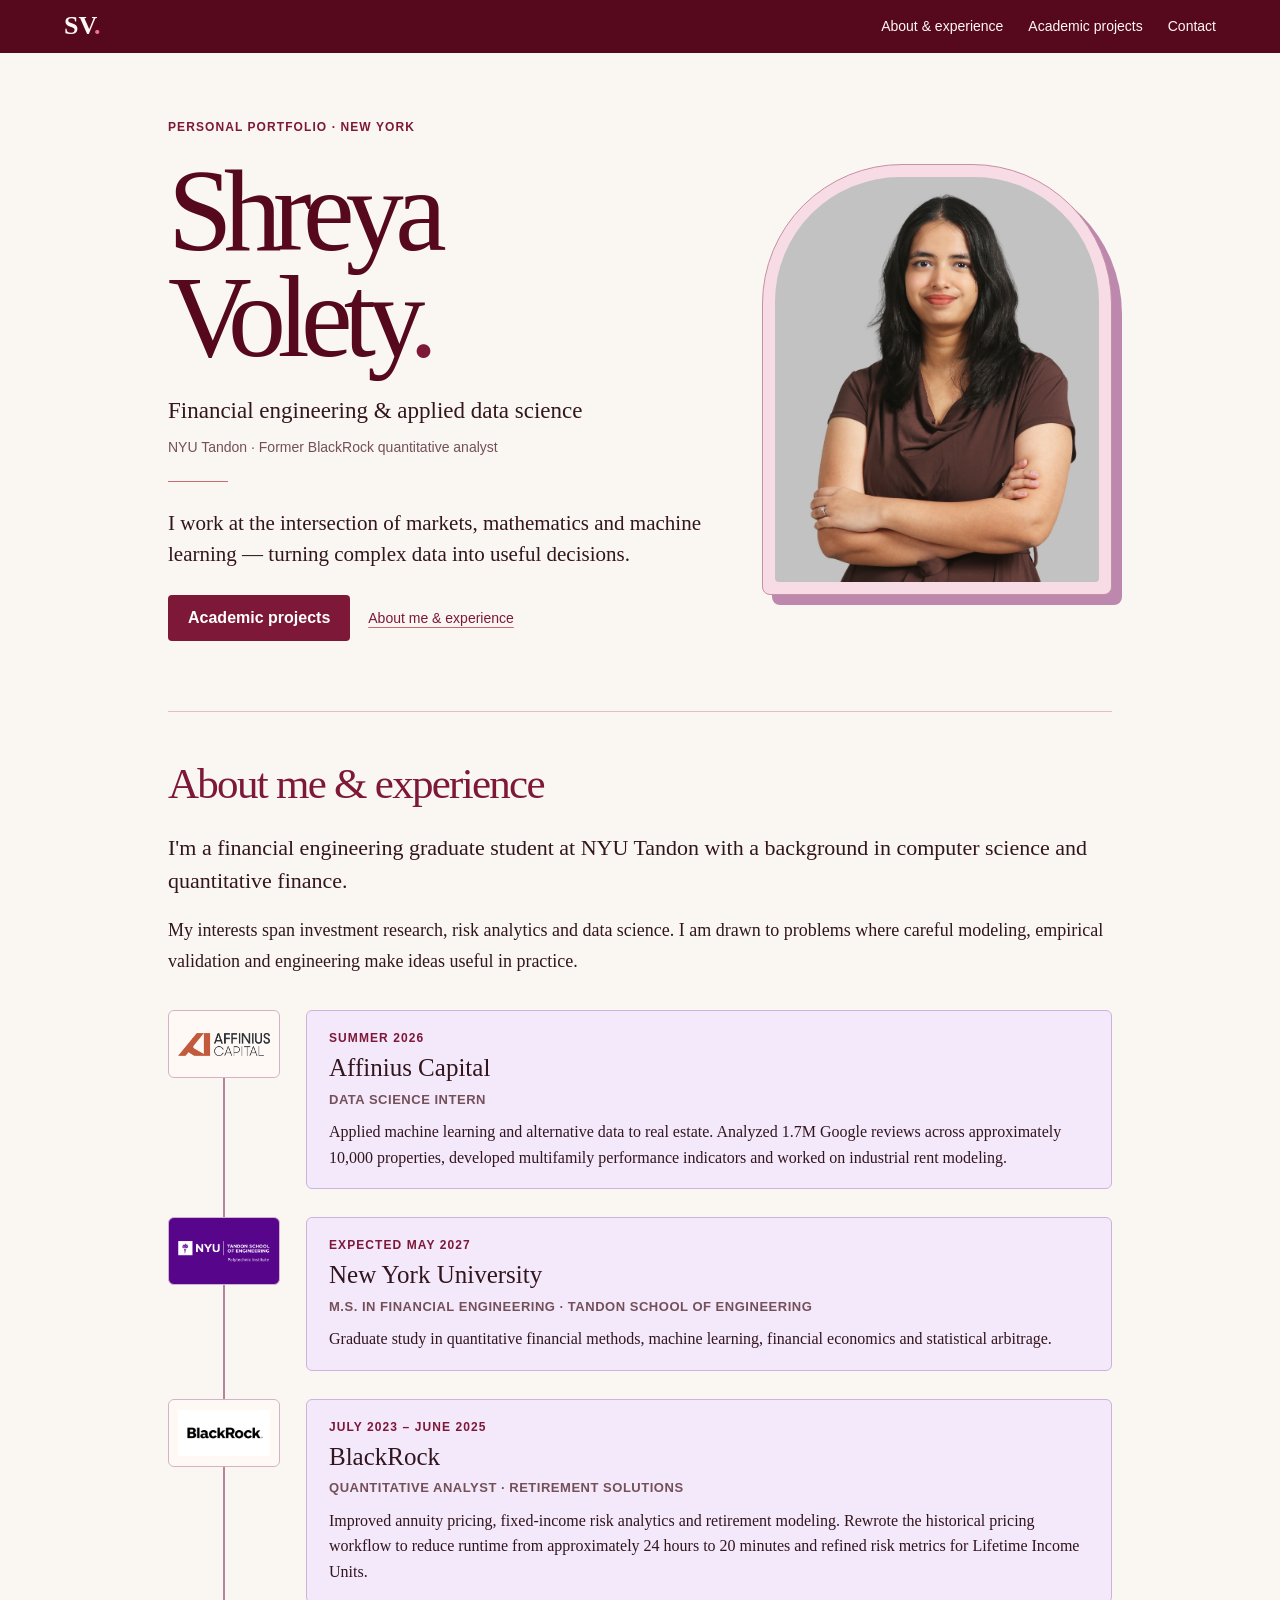
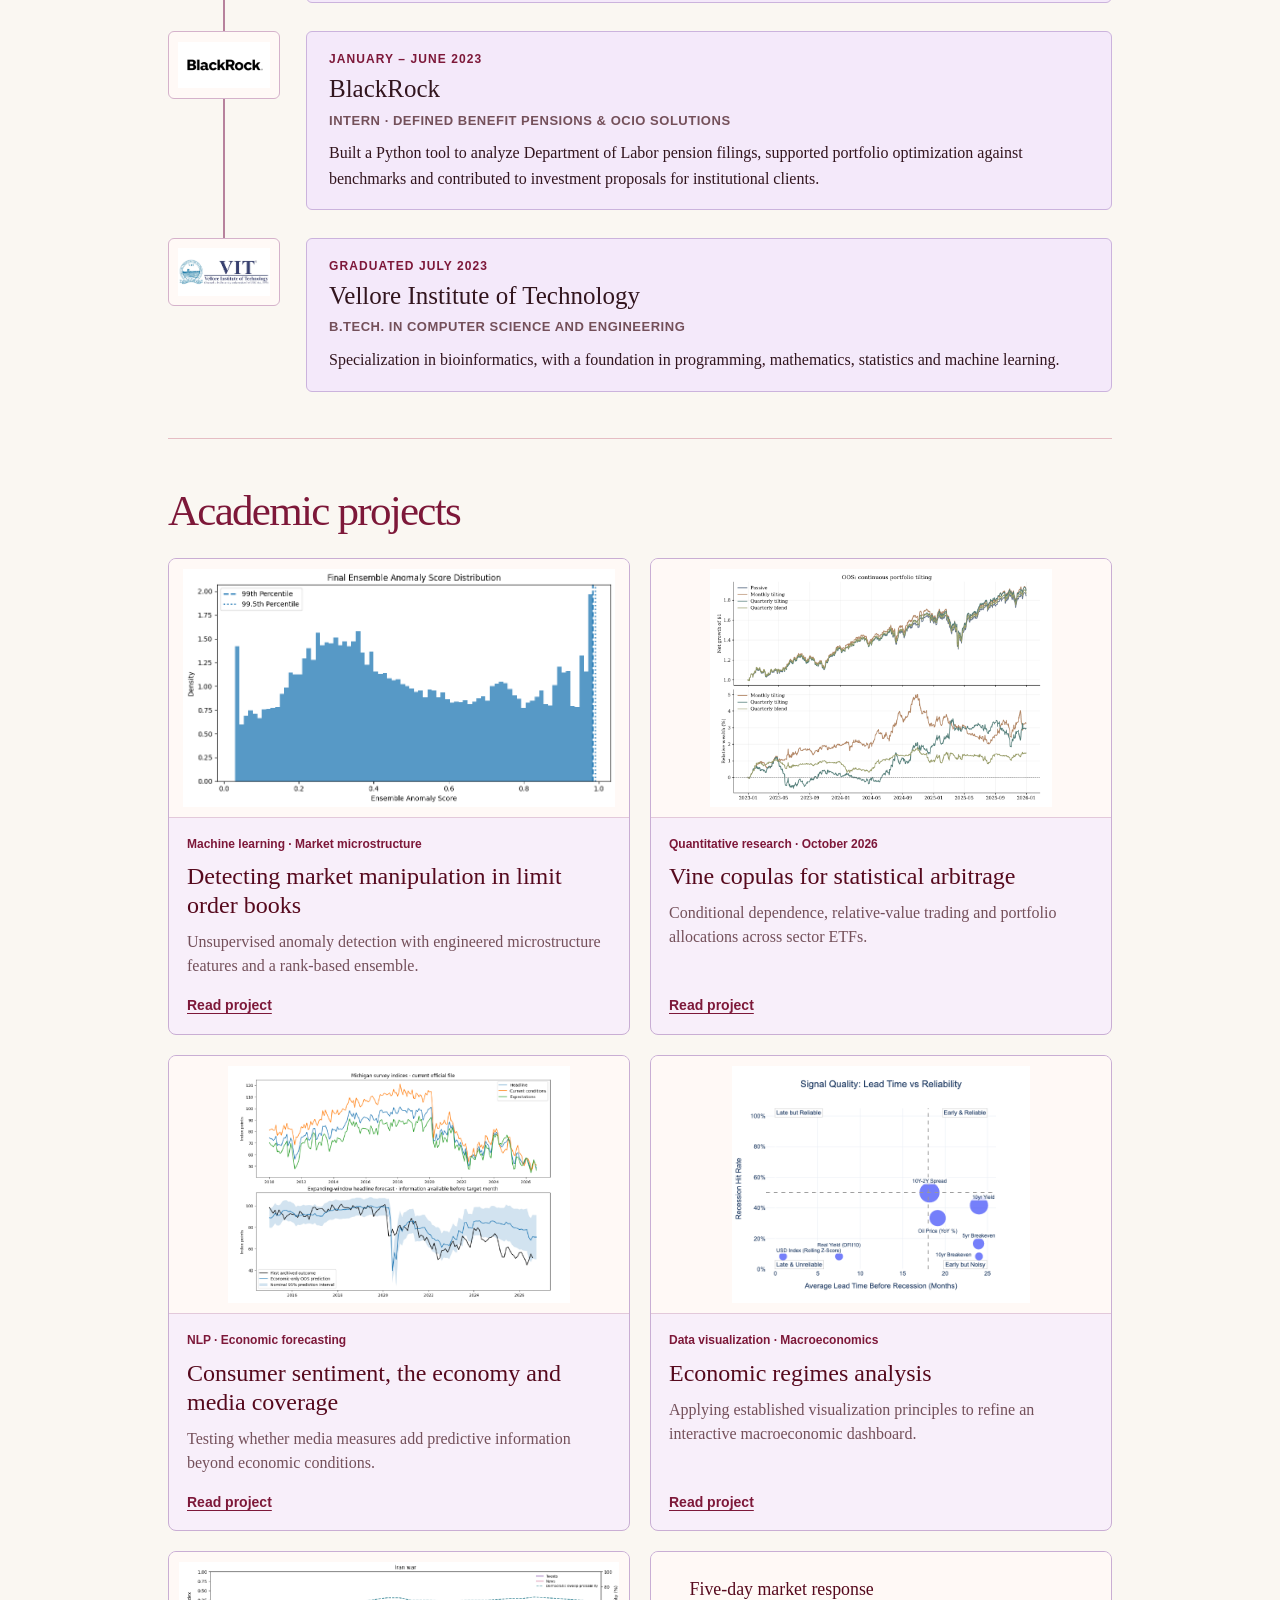
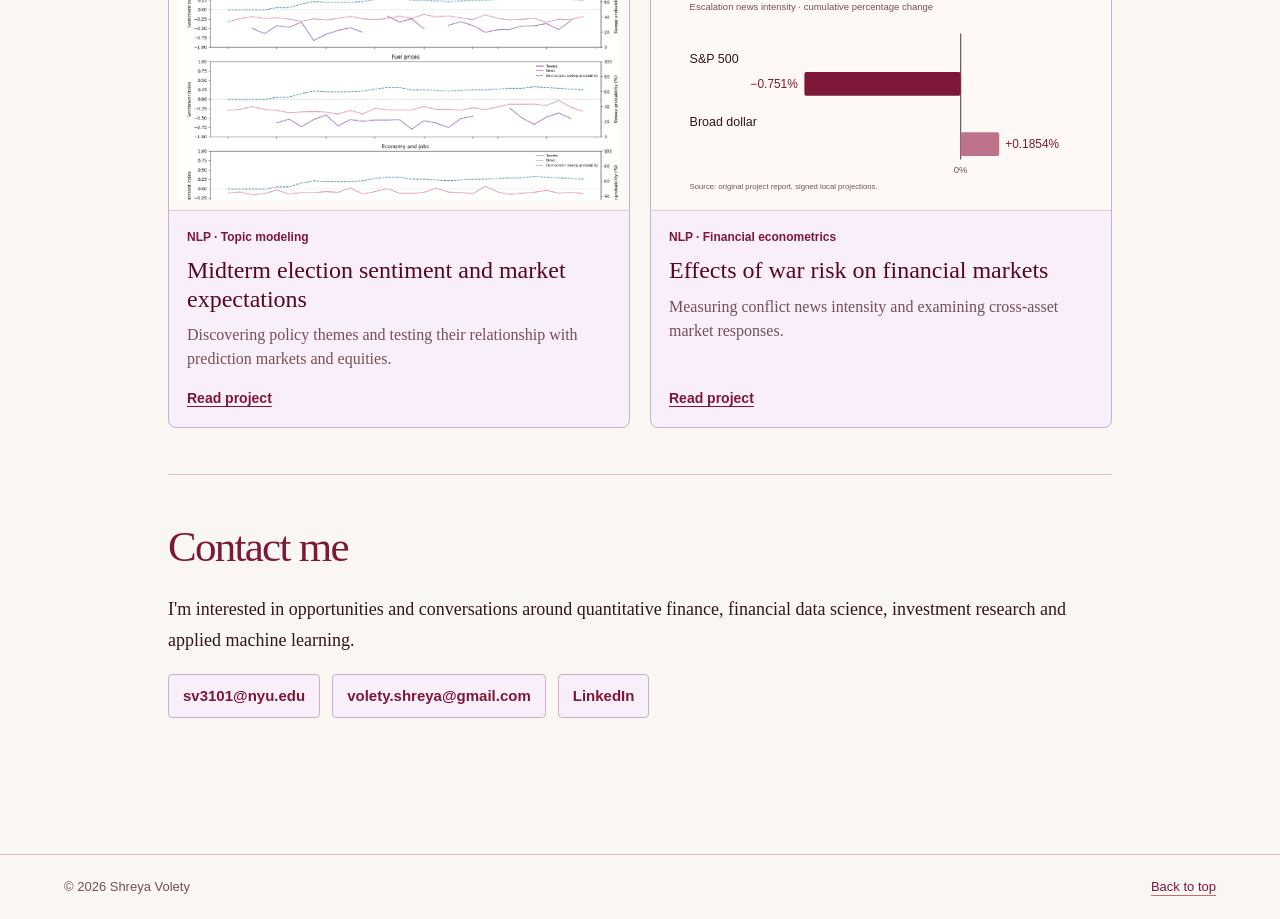
<file: index.html>
<!doctype html>
<html lang="en"><head><meta charset="utf-8"><meta name="viewport" content="width=device-width,initial-scale=1"><meta name="description" content="Shreya Volety — financial engineering, quantitative research and applied data science."><title>Shreya Volety | Portfolio</title><link rel="stylesheet" href="style.css"><link rel="stylesheet" href="research.css"><link rel="stylesheet" href="home.css"><script defer src="site.js"></script></head>
<body class="home-page"><header class="top"><a class="brand" href="#home">SV<span>.</span></a><nav aria-label="Main navigation"><a href="#about">About &amp; experience</a><a href="#research">Academic projects</a><a href="#contact">Contact</a></nav></header>
<main id="home"><section class="hero portrait-hero"><div class="intro-copy"><div class="eyebrow">PERSONAL PORTFOLIO · NEW YORK</div><h1>Shreya<br>Volety<span>.</span></h1><div class="subtitle">Financial engineering &amp; applied data science</div><p class="byline">NYU Tandon · Former BlackRock quantitative analyst</p><div class="hero-rule"></div><p class="lead">I work at the intersection of markets, mathematics and machine learning — turning complex data into useful decisions.</p><div class="hero-links"><a class="dashboard-launch" href="#research">Academic projects</a><a href="#about">About me &amp; experience</a></div></div><div class="portrait-frame"><img src="assets/shreya-portrait.jpg" alt="Portrait of Shreya Volety" width="1638" height="2048" fetchpriority="high"></div></section>
<div class="reading"><article>
<section id="about"><h2>About me &amp; experience</h2><p class="intro">I'm a financial engineering graduate student at NYU Tandon with a background in computer science and quantitative finance.</p><p>My interests span investment research, risk analytics and data science. I am drawn to problems where careful modeling, empirical validation and engineering make ideas useful in practice.</p><div id="experience" class="career-timeline"><ol class="timeline">
<li><div class="timeline-logo"><img src="assets/affinius-logo.png" alt="Affinius Capital"></div><div class="timeline-body"><div class="date">Summer 2026</div><h3>Affinius Capital</h3><div class="role">Data Science Intern</div><p>Applied machine learning and alternative data to real estate. Analyzed 1.7M Google reviews across approximately 10,000 properties, developed multifamily performance indicators and worked on industrial rent modeling.</p></div></li>
<li><div class="timeline-logo nyu-logo"><img src="assets/nyu-logo.png" alt="NYU Tandon School of Engineering"></div><div class="timeline-body"><div class="date">Expected May 2027</div><h3>New York University</h3><div class="role">M.S. in Financial Engineering · Tandon School of Engineering</div><p>Graduate study in quantitative financial methods, machine learning, financial economics and statistical arbitrage.</p></div></li>
<li><div class="timeline-logo"><img src="assets/blackrock-logo.jpg" alt="BlackRock"></div><div class="timeline-body"><div class="date">July 2023 – June 2025</div><h3>BlackRock</h3><div class="role">Quantitative Analyst · Retirement Solutions</div><p>Improved annuity pricing, fixed-income risk analytics and retirement modeling. Rewrote the historical pricing workflow to reduce runtime from approximately 24 hours to 20 minutes and refined risk metrics for Lifetime Income Units.</p></div></li>
<li><div class="timeline-logo"><img src="assets/blackrock-logo.jpg" alt="BlackRock"></div><div class="timeline-body"><div class="date">January – June 2023</div><h3>BlackRock</h3><div class="role">Intern · Defined Benefit Pensions &amp; OCIO Solutions</div><p>Built a Python tool to analyze Department of Labor pension filings, supported portfolio optimization against benchmarks and contributed to investment proposals for institutional clients.</p></div></li>
<li><div class="timeline-logo vit-logo"><img src="assets/vit-logo.webp" alt="Vellore Institute of Technology"></div><div class="timeline-body"><div class="date">Graduated July 2023</div><h3>Vellore Institute of Technology</h3><div class="role">B.Tech. in Computer Science and Engineering</div><p>Specialization in bioinformatics, with a foundation in programming, mathematics, statistics and machine learning.</p></div></li></ol></div></section>
<section id="research"><h2>Academic projects</h2><div class="project-grid">
<a class="project-card" href="projects/market-manipulation.html"><div class="project-image"><img src="assets/lob-ensemble.png" alt="Distribution of ensemble anomaly scores" loading="lazy"></div><div class="project-copy"><small>Machine learning · Market microstructure</small><h3>Detecting market manipulation in limit order books</h3><p>Unsupervised anomaly detection with engineered microstructure features and a rank-based ensemble.</p><span>Read project</span></div></a>
<a class="project-card" href="projects/vine-copulas.html"><div class="project-image"><img src="assets/tilting-oos.png" alt="Out-of-sample portfolio tilting backtest" loading="lazy"></div><div class="project-copy"><small>Quantitative research · October 2026</small><h3>Vine copulas for statistical arbitrage</h3><p>Conditional dependence, relative-value trading and portfolio allocations across sector ETFs.</p><span>Read project</span></div></a>
<a class="project-card" href="projects/consumer-sentiment.html"><div class="project-image"><img src="assets/consumer-baseline.png" alt="Consumer sentiment and economic baseline model" loading="lazy"></div><div class="project-copy"><small>NLP · Economic forecasting</small><h3>Consumer sentiment, the economy and media coverage</h3><p>Testing whether media measures add predictive information beyond economic conditions.</p><span>Read project</span></div></a>
<a class="project-card" href="projects/economic-regimes.html"><div class="project-image"><img src="assets/regime-signal-quality.png" alt="Recession indicator lead time and historic hit rate" loading="lazy"></div><div class="project-copy"><small>Data visualization · Macroeconomics</small><h3>Economic regimes analysis</h3><p>Applying established visualization principles to refine an interactive macroeconomic dashboard.</p><span>Read project</span></div></a>
<a class="project-card" href="projects/midterm-sentiment.html"><div class="project-image"><img src="assets/midterm-sentiment.png" class="midterm-thumbnail" alt="Issue-specific sentiment across news and social media" loading="lazy"></div><div class="project-copy"><small>NLP · Topic modeling</small><h3>Midterm election sentiment and market expectations</h3><p>Discovering policy themes and testing their relationship with prediction markets and equities.</p><span>Read project</span></div></a>
<a class="project-card" href="projects/war-risk.html"><div class="project-image"><img src="assets/war-risk-card.svg" alt="Five-day estimated responses to escalating war news: S&amp;P 500 down 0.751 percent and broad dollar up 0.1854 percent" loading="lazy"></div><div class="project-copy"><small>NLP · Financial econometrics</small><h3>Effects of war risk on financial markets</h3><p>Measuring conflict news intensity and examining cross-asset market responses.</p><span>Read project</span></div></a></div></section>

<section id="contact"><h2>Contact me</h2><p>I'm interested in opportunities and conversations around quantitative finance, financial data science, investment research and applied machine learning.</p><div class="contact-links"><a href="mailto:sv3101@nyu.edu">sv3101@nyu.edu</a><a href="mailto:volety.shreya@gmail.com">volety.shreya@gmail.com</a><a href="https://www.linkedin.com/in/srishreyavolety" target="_blank" rel="noopener">LinkedIn</a></div></section>
</article></div></main><footer><span>© 2026 Shreya Volety</span><a href="#home">Back to top</a></footer></body></html>
</file>
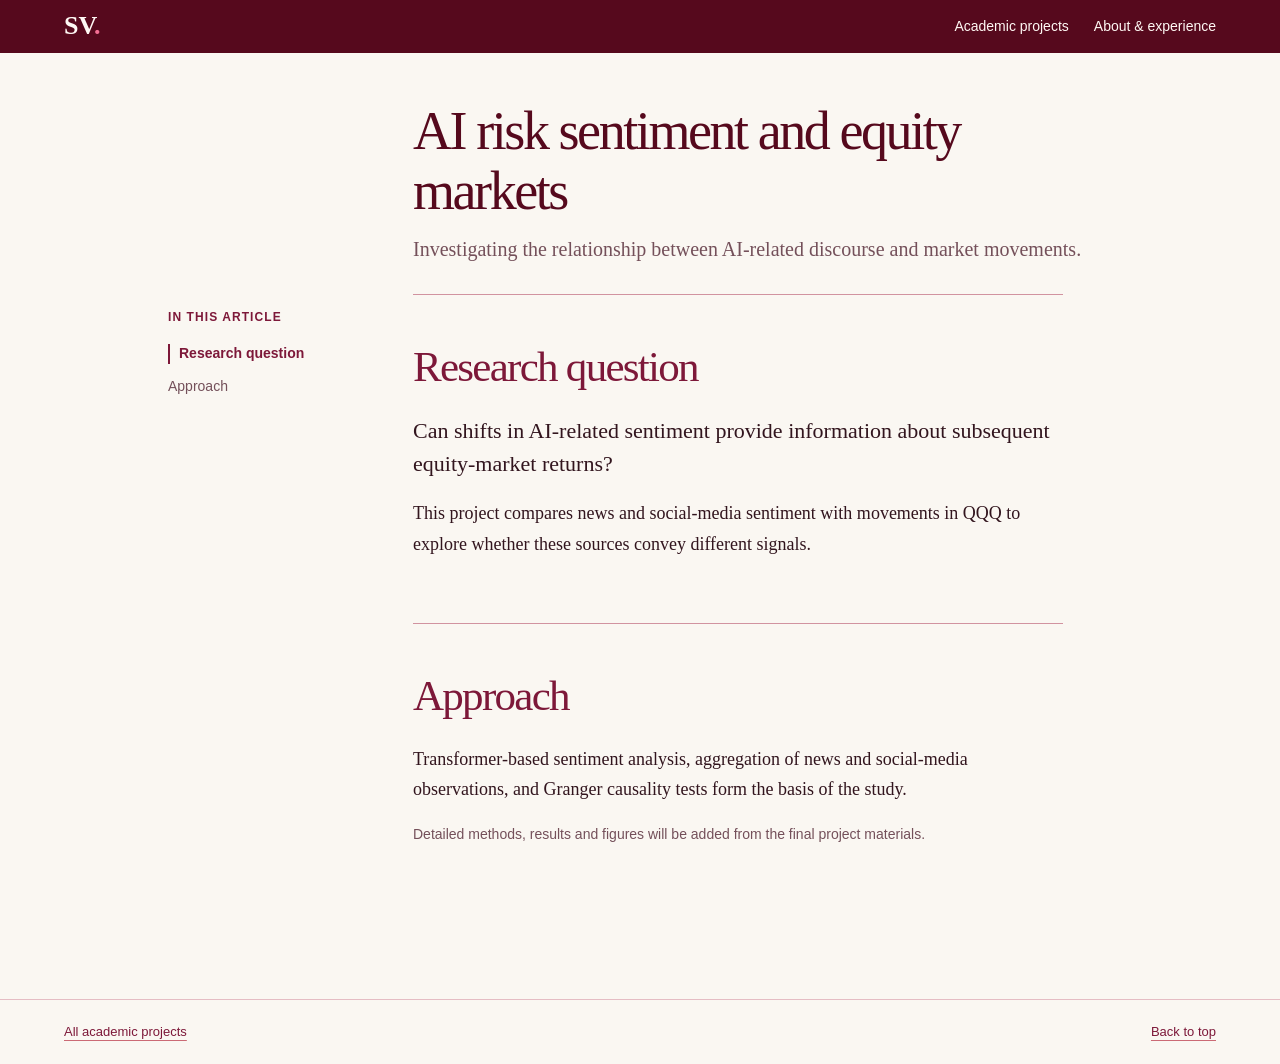
<file: projects/ai-risk-sentiment.html>
<!doctype html><html lang="en"><head><meta charset="utf-8"><meta name="viewport" content="width=device-width,initial-scale=1"><title>AI risk sentiment | Shreya Volety</title><link rel="stylesheet" href="../style.css"><link rel="stylesheet" href="../research.css"><script defer src="../site.js"></script></head><body><header class="top"><a class="brand" href="../index.html">SV<span>.</span></a><nav><a href="../index.html#research">Academic projects</a><a href="../index.html#about">About &amp; experience</a></nav></header><main id="home"><section class="paper-hero"><h1>AI risk sentiment and equity markets</h1><p class="paper-subtitle">Investigating the relationship between AI-related discourse and market movements.</p></section><div class="reading"><aside><p class="eyebrow">In this article</p><a href="#overview">Research question</a><a href="#approach">Approach</a></aside><article><section id="overview"><h2>Research question</h2><p class="intro">Can shifts in AI-related sentiment provide information about subsequent equity-market returns?</p><p>This project compares news and social-media sentiment with movements in QQQ to explore whether these sources convey different signals.</p></section><section id="approach"><h2>Approach</h2><p>Transformer-based sentiment analysis, aggregation of news and social-media observations, and Granger causality tests form the basis of the study.</p><p class="note">Detailed methods, results and figures will be added from the final project materials.</p></section></article></div></main><footer><a href="../index.html#research">All academic projects</a><a href="#home">Back to top</a></footer></body></html>
</file>
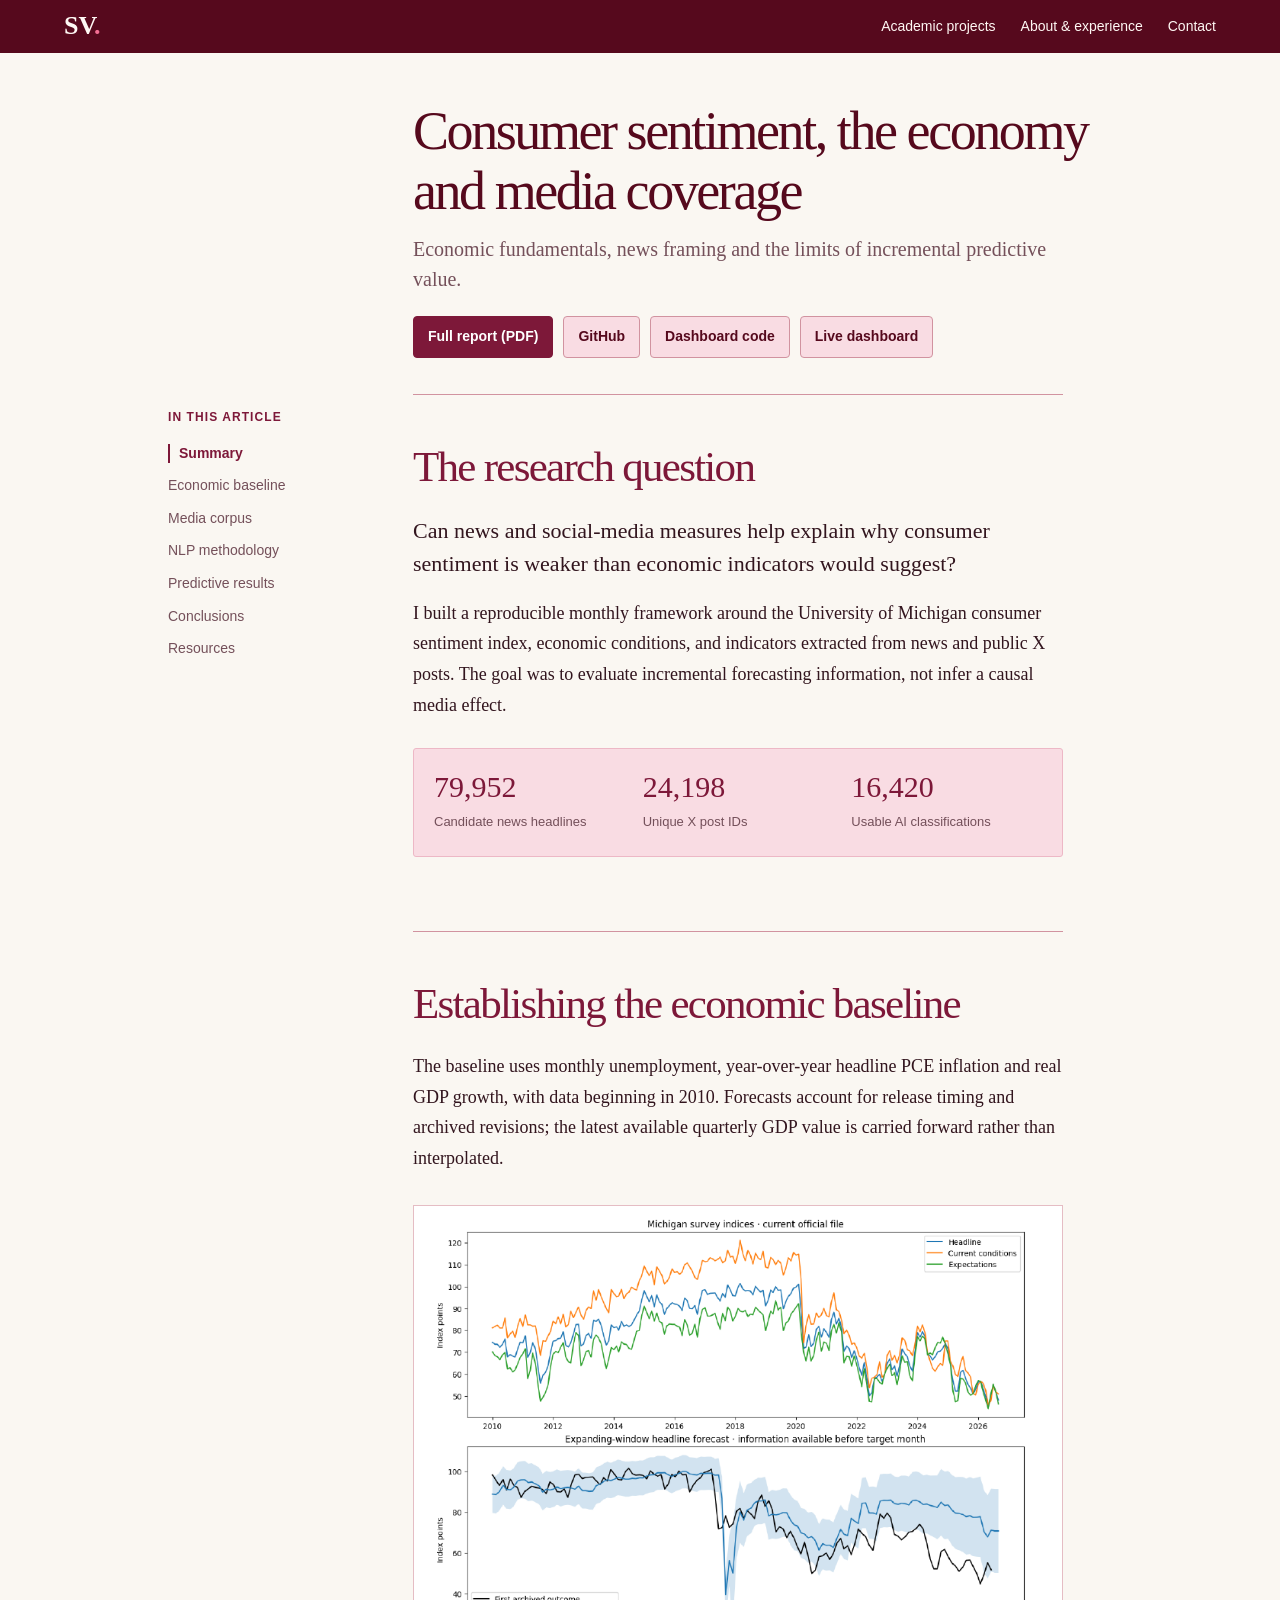
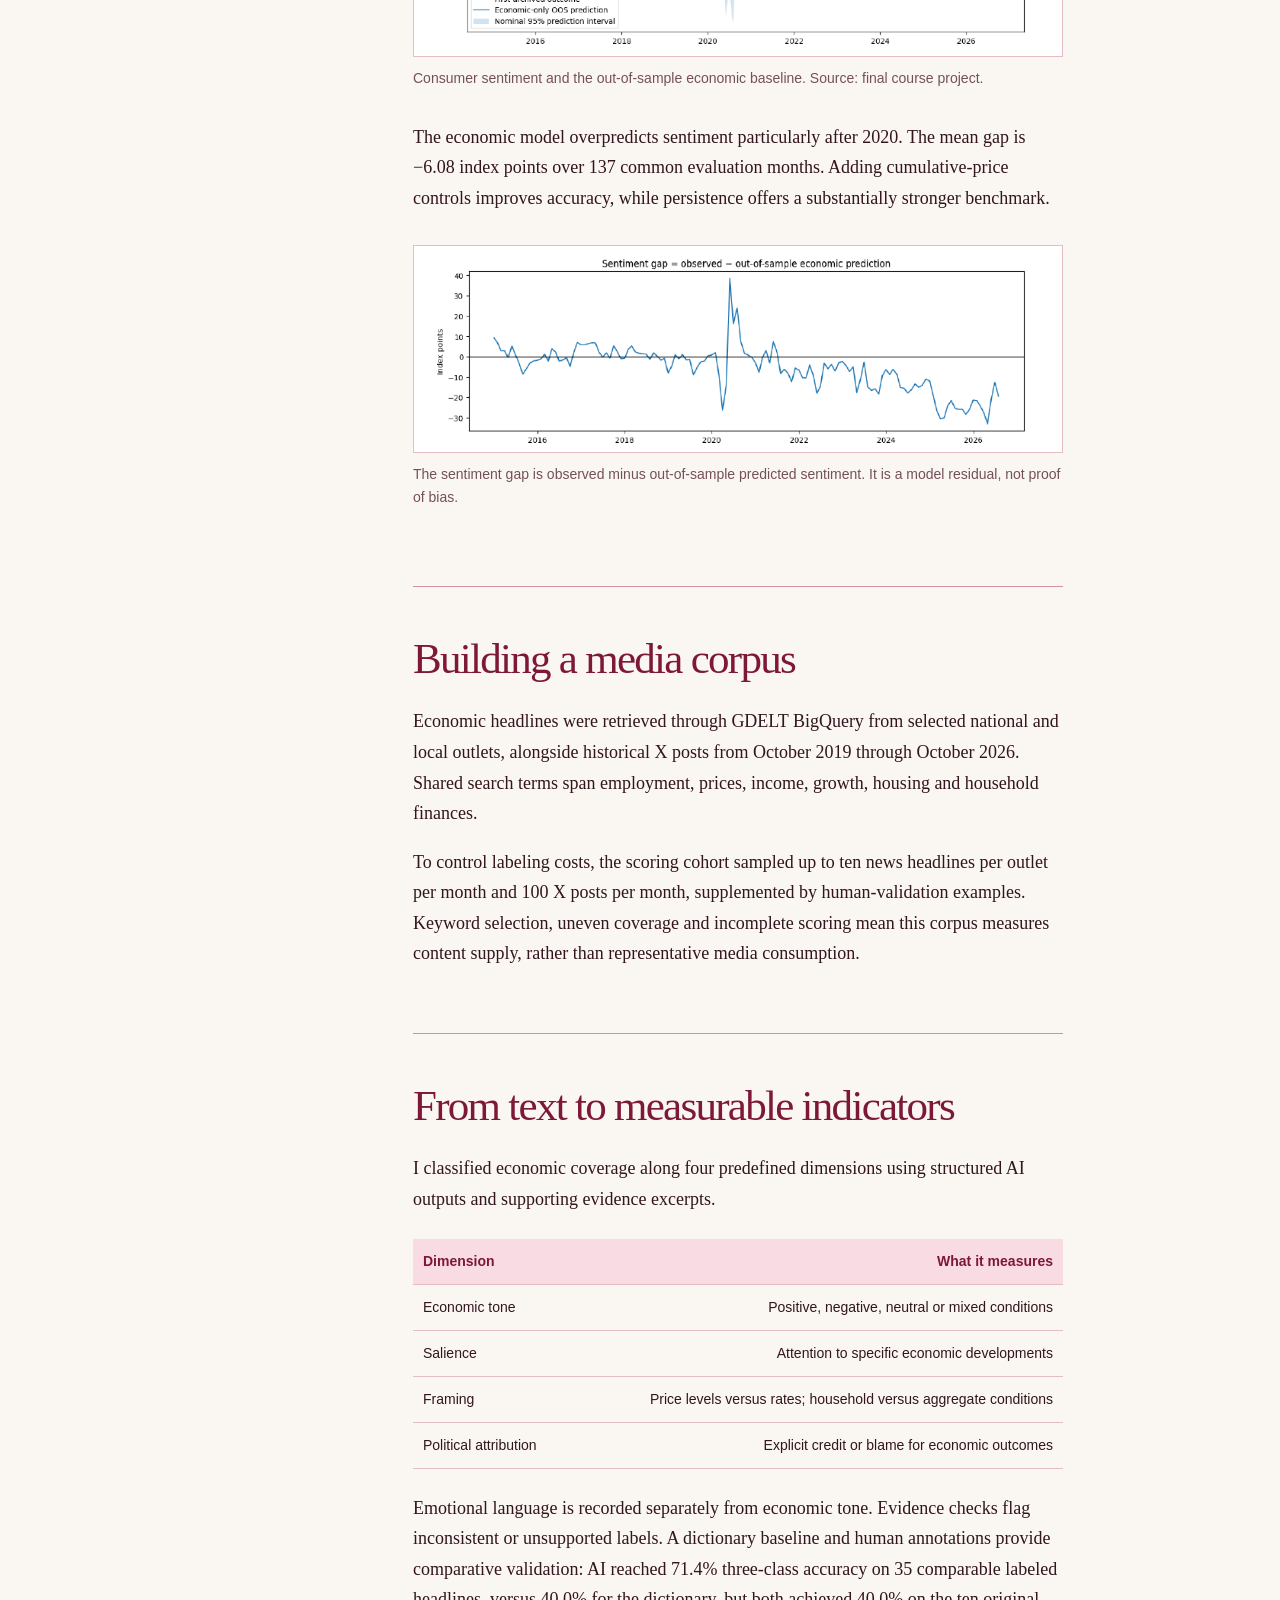
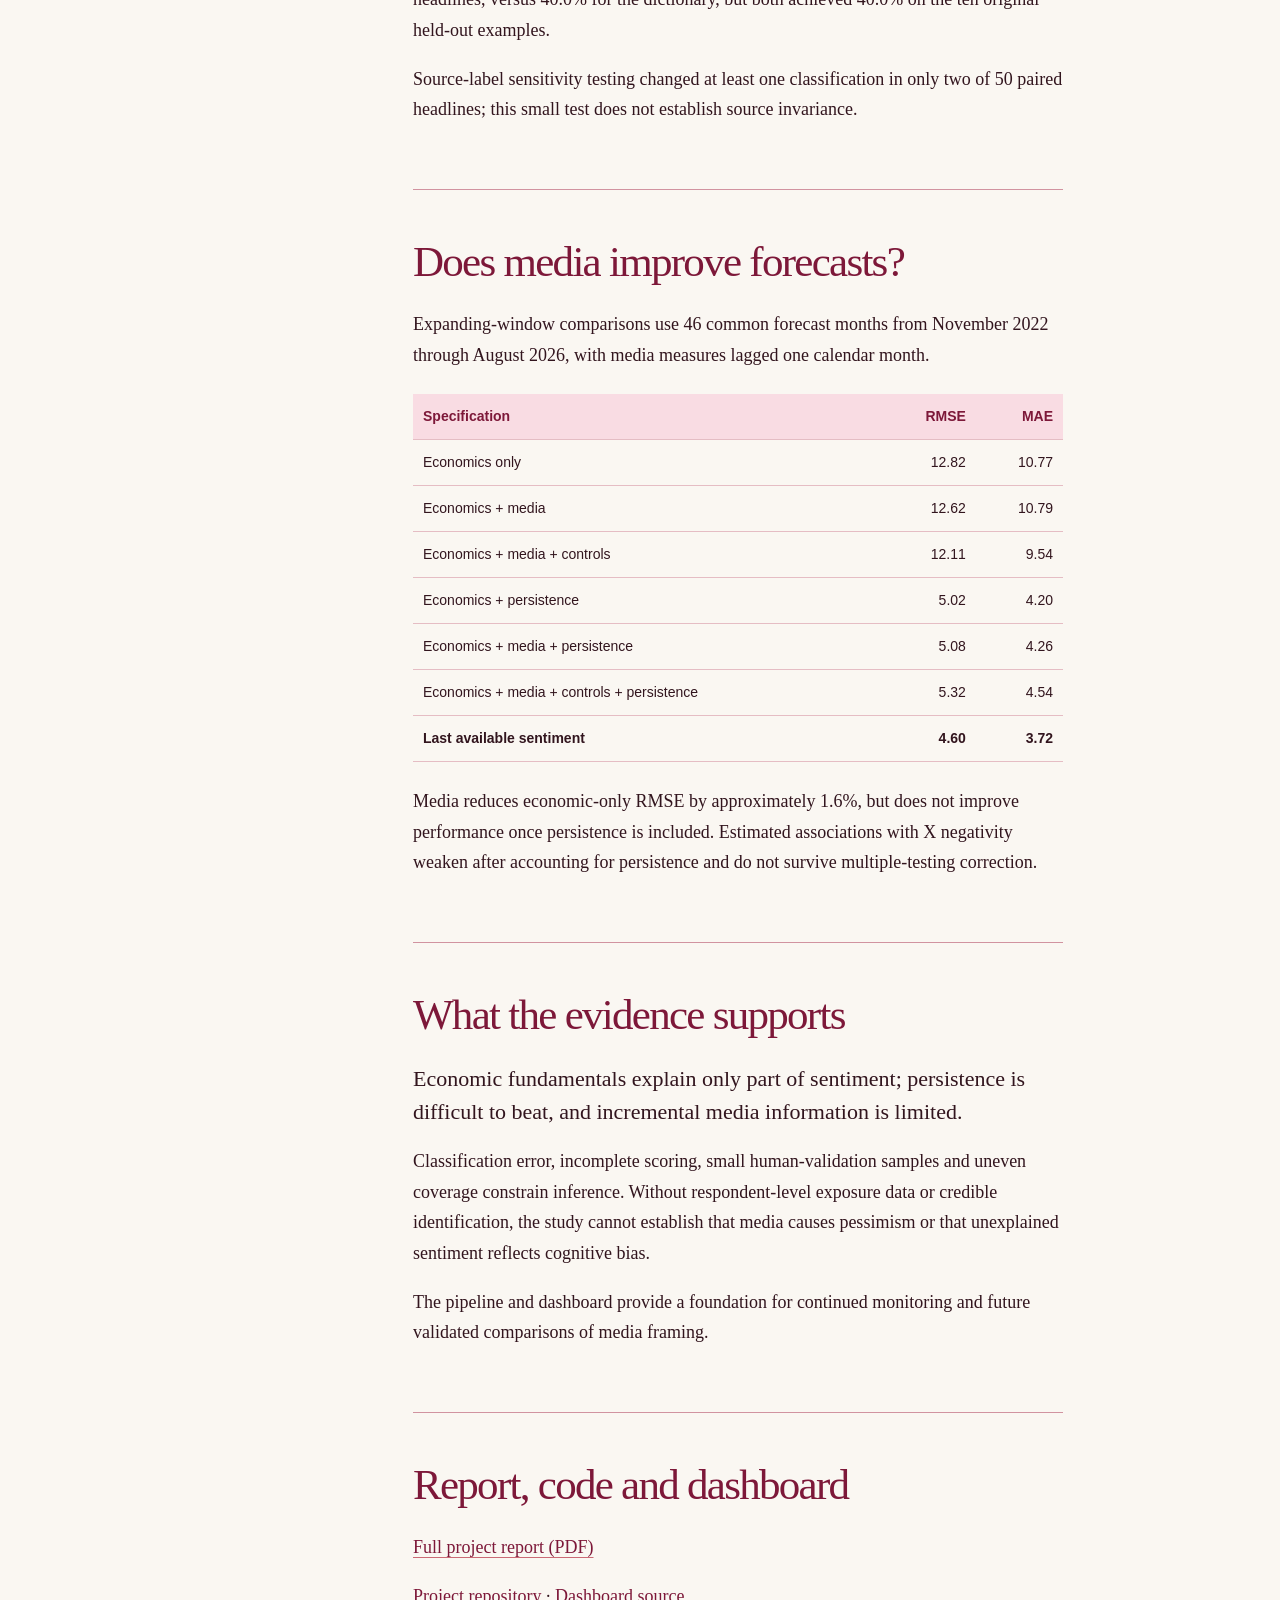
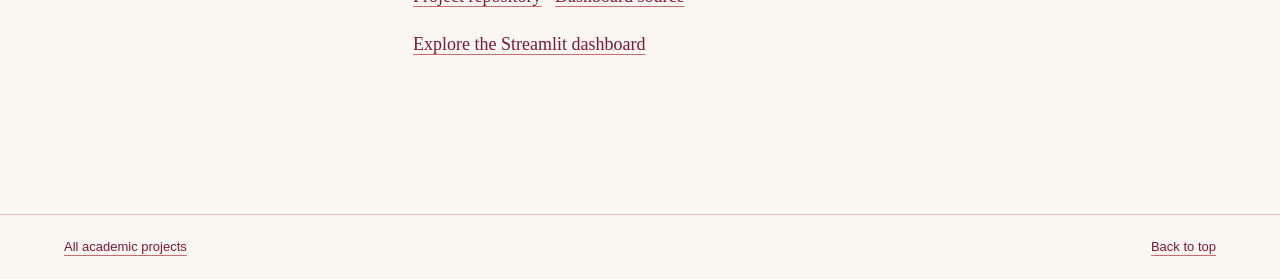
<file: projects/consumer-sentiment.html>
<!doctype html><html lang="en"><head><meta charset="utf-8"><meta name="viewport" content="width=device-width,initial-scale=1"><title>Consumer sentiment, the economy and media coverage | Shreya Volety</title><link rel="stylesheet" href="../style.css"><link rel="stylesheet" href="../research.css"><script defer src="../site.js"></script></head><body><header class="top"><a class="brand" href="../index.html">SV<span>.</span></a><nav aria-label="Main navigation"><a href="../index.html#research">Academic projects</a><a href="../index.html#about">About &amp; experience</a><a href="../index.html#contact">Contact</a></nav></header><main id="home"><section class="paper-hero"><h1>Consumer sentiment, the economy and media coverage</h1><p class="paper-subtitle">Economic fundamentals, news framing and the limits of incremental predictive value.</p><div class="article-resources" aria-label="Project resources"><a href="../assets/consumer-sentiment-report.pdf" target="_blank" rel="noopener">Full report (PDF)</a><a href="https://github.com/ShreyaVolety/FREGY7871-FinalCourseProject" target="_blank" rel="noopener">GitHub</a><a href="https://github.com/ShreyaVolety/FinalProjectDashboard" target="_blank" rel="noopener">Dashboard code</a><a href="https://finalprojectdashboard-mg9rtwwp9w8oeeaitrjggc.streamlit.app/" target="_blank" rel="noopener">Live dashboard</a></div></section><div class="reading"><aside><p class="eyebrow">In this article</p><a href="#summary">Summary</a><a href="#baseline">Economic baseline</a><a href="#corpus">Media corpus</a><a href="#method">NLP methodology</a><a href="#results">Predictive results</a><a href="#conclusion">Conclusions</a><a href="#resources">Resources</a></aside><article>
<section id="summary"><h2>The research question</h2><p class="intro">Can news and social-media measures help explain why consumer sentiment is weaker than economic indicators would suggest?</p><p>I built a reproducible monthly framework around the University of Michigan consumer sentiment index, economic conditions, and indicators extracted from news and public X posts. The goal was to evaluate incremental forecasting information, not infer a causal media effect.</p><div class="facts research-facts"><div><strong>79,952</strong><span>Candidate news headlines</span></div><div><strong>24,198</strong><span>Unique X post IDs</span></div><div><strong>16,420</strong><span>Usable AI classifications</span></div></div></section>
<section id="baseline"><h2>Establishing the economic baseline</h2><p>The baseline uses monthly unemployment, year-over-year headline PCE inflation and real GDP growth, with data beginning in 2010. Forecasts account for release timing and archived revisions; the latest available quarterly GDP value is carried forward rather than interpolated.</p><figure><a href="../assets/consumer-baseline.png"><img src="../assets/consumer-baseline.png" alt="Michigan survey indices and expanding-window economic-only sentiment predictions with prediction intervals."></a><figcaption>Consumer sentiment and the out-of-sample economic baseline. Source: final course project.</figcaption></figure><p>The economic model overpredicts sentiment particularly after 2020. The mean gap is −6.08 index points over 137 common evaluation months. Adding cumulative-price controls improves accuracy, while persistence offers a substantially stronger benchmark.</p><figure><img src="../assets/consumer-gap.png" alt="Observed minus forecast sentiment index, with persistent negative gaps in recent years."><figcaption>The sentiment gap is observed minus out-of-sample predicted sentiment. It is a model residual, not proof of bias.</figcaption></figure></section>
<section id="corpus"><h2>Building a media corpus</h2><p>Economic headlines were retrieved through GDELT BigQuery from selected national and local outlets, alongside historical X posts from October 2019 through October 2026. Shared search terms span employment, prices, income, growth, housing and household finances.</p><p>To control labeling costs, the scoring cohort sampled up to ten news headlines per outlet per month and 100 X posts per month, supplemented by human-validation examples. Keyword selection, uneven coverage and incomplete scoring mean this corpus measures content supply, rather than representative media consumption.</p></section>
<section id="method"><h2>From text to measurable indicators</h2><p>I classified economic coverage along four predefined dimensions using structured AI outputs and supporting evidence excerpts.</p><div class="table-scroll"><table><thead><tr><th>Dimension</th><th>What it measures</th></tr></thead><tbody><tr><td>Economic tone</td><td>Positive, negative, neutral or mixed conditions</td></tr><tr><td>Salience</td><td>Attention to specific economic developments</td></tr><tr><td>Framing</td><td>Price levels versus rates; household versus aggregate conditions</td></tr><tr><td>Political attribution</td><td>Explicit credit or blame for economic outcomes</td></tr></tbody></table></div><p>Emotional language is recorded separately from economic tone. Evidence checks flag inconsistent or unsupported labels. A dictionary baseline and human annotations provide comparative validation: AI reached 71.4% three-class accuracy on 35 comparable labeled headlines, versus 40.0% for the dictionary, but both achieved 40.0% on the ten original held-out examples.</p><p>Source-label sensitivity testing changed at least one classification in only two of 50 paired headlines; this small test does not establish source invariance.</p></section>
<section id="results"><h2>Does media improve forecasts?</h2><p>Expanding-window comparisons use 46 common forecast months from November 2022 through August 2026, with media measures lagged one calendar month.</p><div class="table-scroll"><table><thead><tr><th>Specification</th><th>RMSE</th><th>MAE</th></tr></thead><tbody><tr><td>Economics only</td><td>12.82</td><td>10.77</td></tr><tr><td>Economics + media</td><td>12.62</td><td>10.79</td></tr><tr><td>Economics + media + controls</td><td>12.11</td><td>9.54</td></tr><tr><td>Economics + persistence</td><td>5.02</td><td>4.20</td></tr><tr><td>Economics + media + persistence</td><td>5.08</td><td>4.26</td></tr><tr><td>Economics + media + controls + persistence</td><td>5.32</td><td>4.54</td></tr><tr><td><strong>Last available sentiment</strong></td><td><strong>4.60</strong></td><td><strong>3.72</strong></td></tr></tbody></table></div><p>Media reduces economic-only RMSE by approximately 1.6%, but does not improve performance once persistence is included. Estimated associations with X negativity weaken after accounting for persistence and do not survive multiple-testing correction.</p></section>
<section id="conclusion"><h2>What the evidence supports</h2><p class="intro">Economic fundamentals explain only part of sentiment; persistence is difficult to beat, and incremental media information is limited.</p><p>Classification error, incomplete scoring, small human-validation samples and uneven coverage constrain inference. Without respondent-level exposure data or credible identification, the study cannot establish that media causes pessimism or that unexplained sentiment reflects cognitive bias.</p><p>The pipeline and dashboard provide a foundation for continued monitoring and future validated comparisons of media framing.</p></section>
<section id="resources"><h2>Report, code and dashboard</h2><p><a href="../assets/consumer-sentiment-report.pdf" target="_blank" rel="noopener">Full project report (PDF)</a></p><p><a href="https://github.com/ShreyaVolety/FREGY7871-FinalCourseProject" target="_blank" rel="noopener">Project repository</a> · <a href="https://github.com/ShreyaVolety/FinalProjectDashboard" target="_blank" rel="noopener">Dashboard source</a></p><p><a href="https://finalprojectdashboard-mg9rtwwp9w8oeeaitrjggc.streamlit.app/" target="_blank" rel="noopener">Explore the Streamlit dashboard</a></p></section></article></div></main><footer><a href="../index.html#research">All academic projects</a><a href="#home">Back to top</a></footer></body></html>
</file>
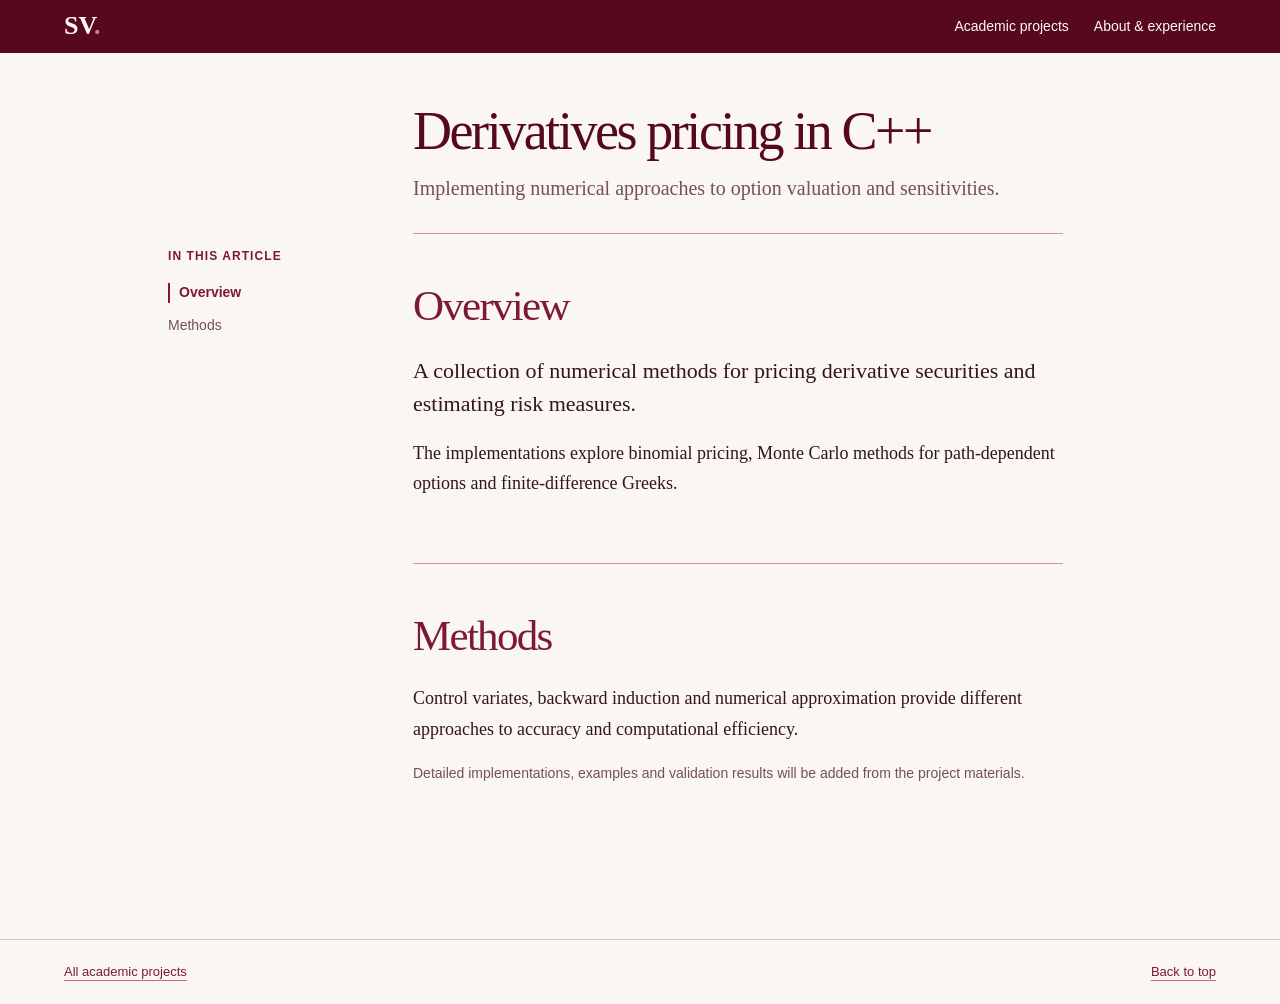
<file: projects/derivatives.html>
<!doctype html><html lang="en"><head><meta charset="utf-8"><meta name="viewport" content="width=device-width,initial-scale=1"><title>Derivatives pricing | Shreya Volety</title><link rel="stylesheet" href="../style.css"><link rel="stylesheet" href="../research.css"><script defer src="../site.js"></script></head><body><header class="top"><a class="brand" href="../index.html">SV<span>.</span></a><nav><a href="../index.html#research">Academic projects</a><a href="../index.html#about">About &amp; experience</a></nav></header><main id="home"><section class="paper-hero"><h1>Derivatives pricing in C++</h1><p class="paper-subtitle">Implementing numerical approaches to option valuation and sensitivities.</p></section><div class="reading"><aside><p class="eyebrow">In this article</p><a href="#overview">Overview</a><a href="#approach">Methods</a></aside><article><section id="overview"><h2>Overview</h2><p class="intro">A collection of numerical methods for pricing derivative securities and estimating risk measures.</p><p>The implementations explore binomial pricing, Monte Carlo methods for path-dependent options and finite-difference Greeks.</p></section><section id="approach"><h2>Methods</h2><p>Control variates, backward induction and numerical approximation provide different approaches to accuracy and computational efficiency.</p><p class="note">Detailed implementations, examples and validation results will be added from the project materials.</p></section></article></div></main><footer><a href="../index.html#research">All academic projects</a><a href="#home">Back to top</a></footer></body></html>
</file>
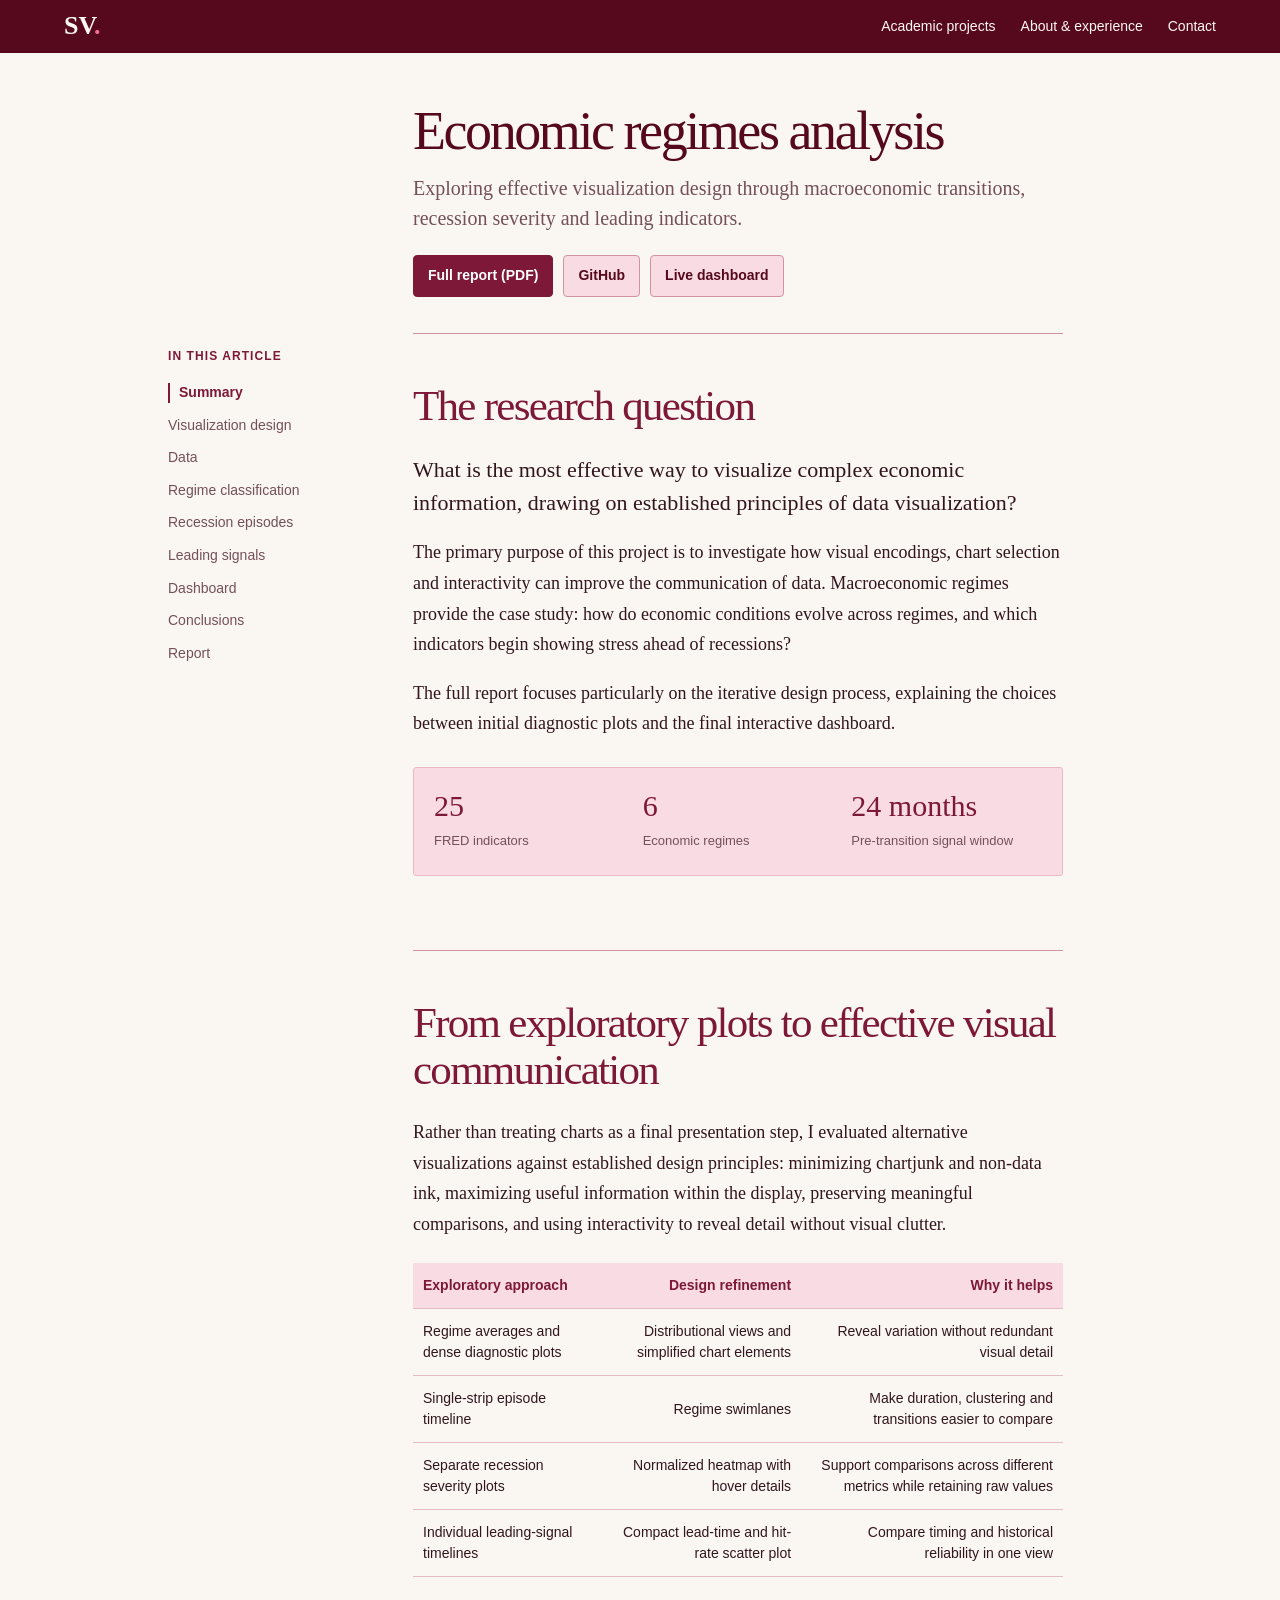
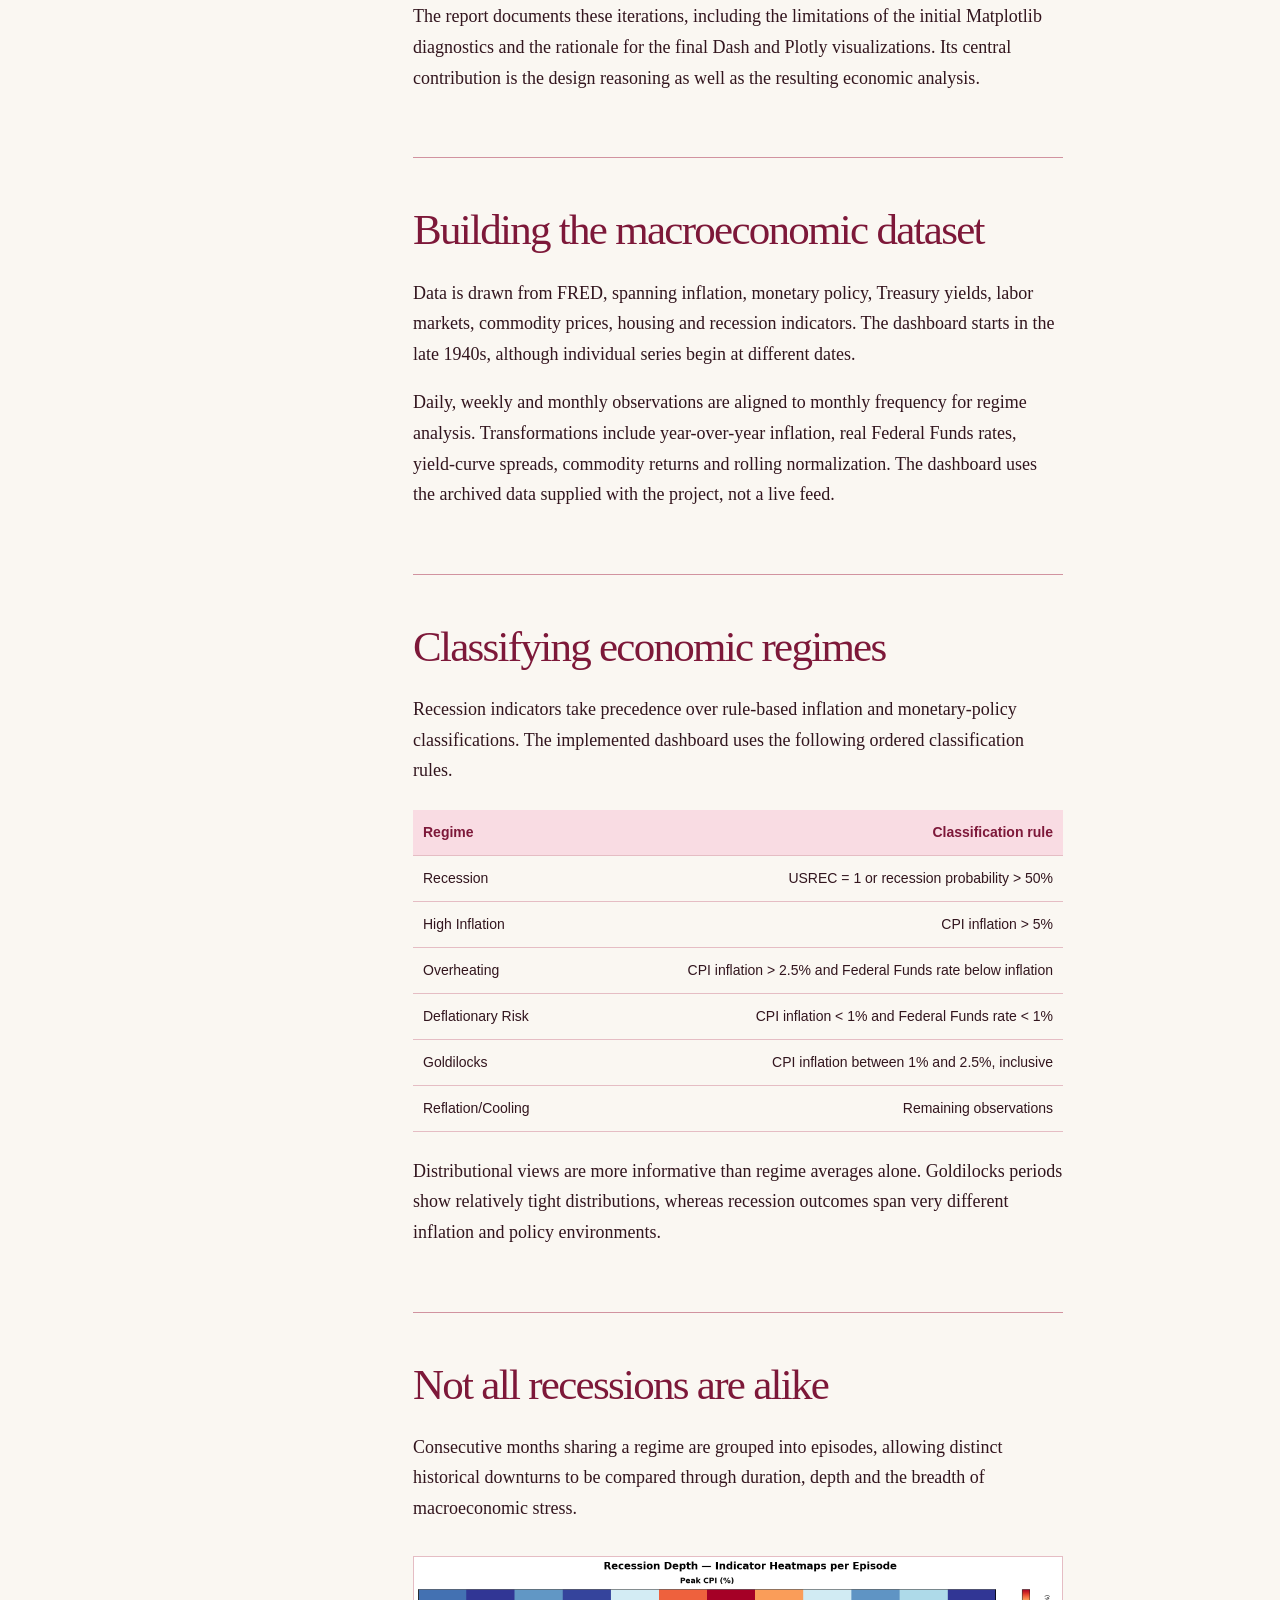
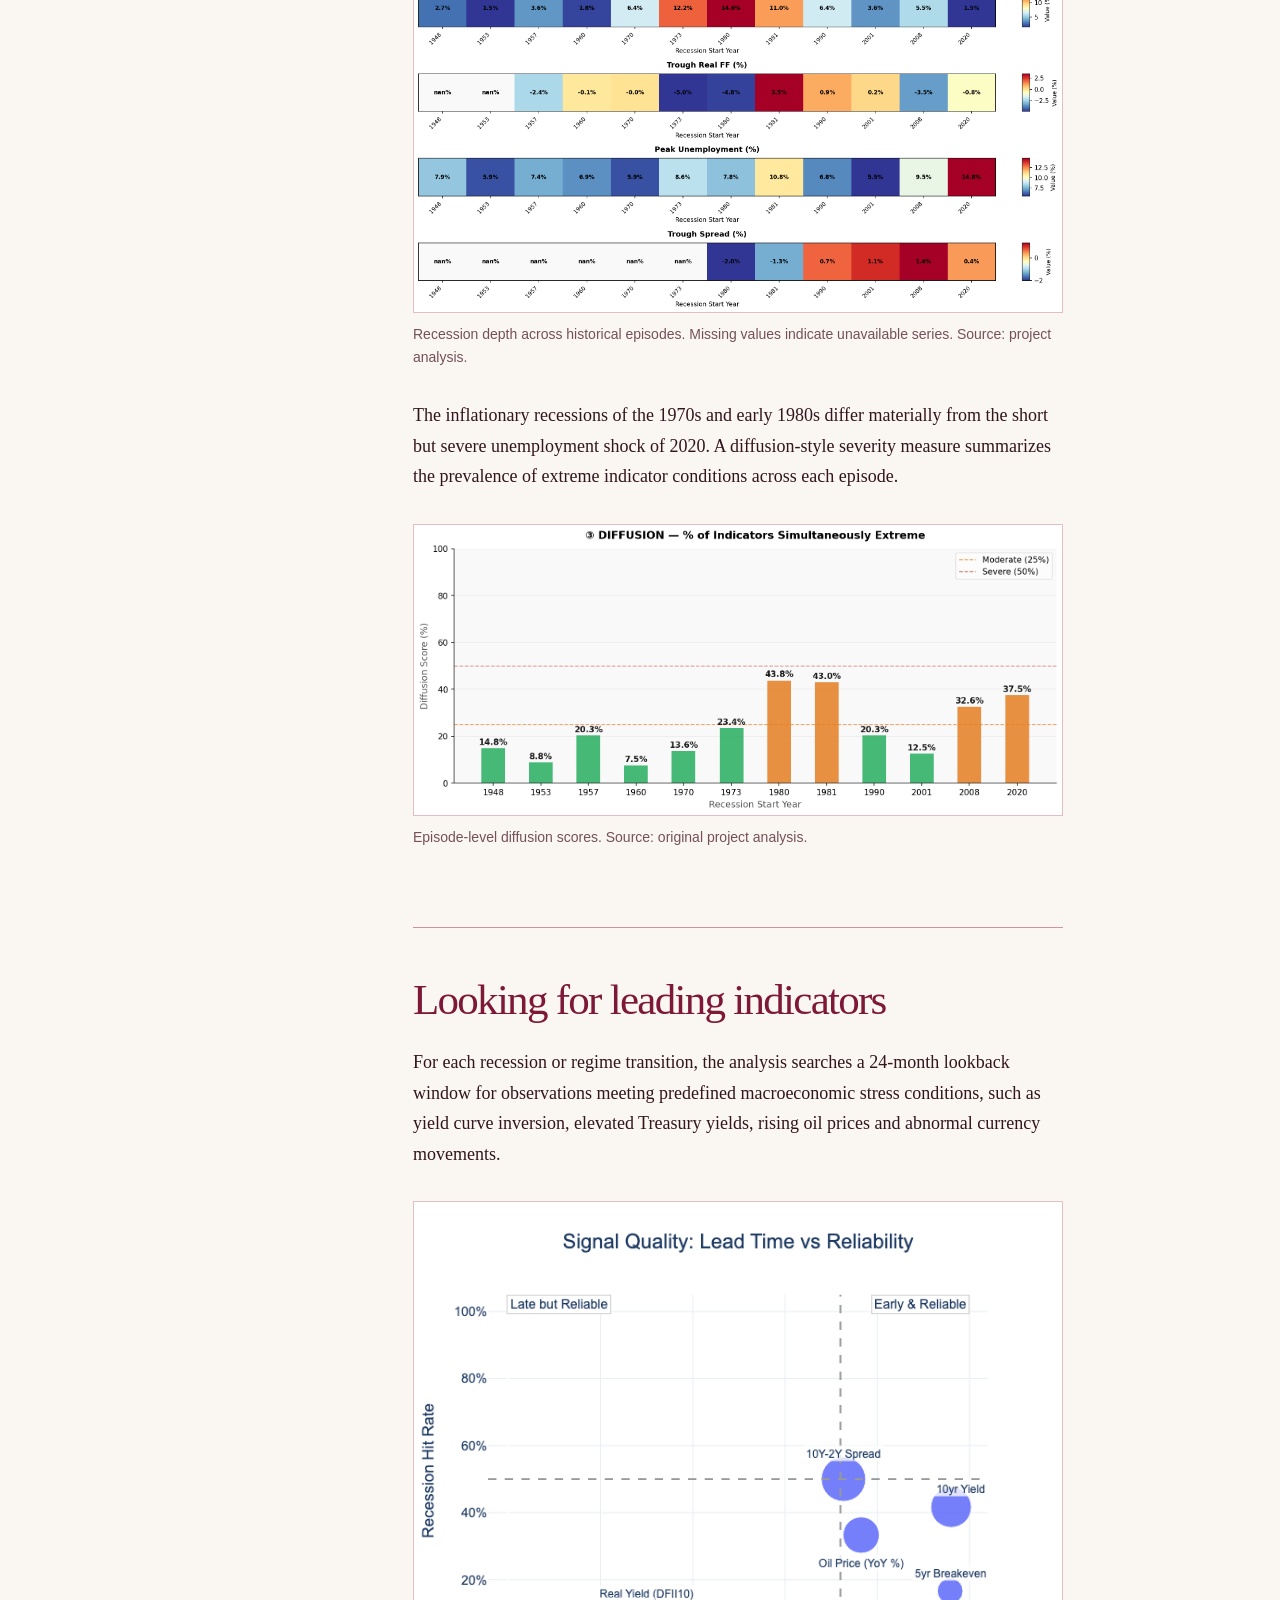
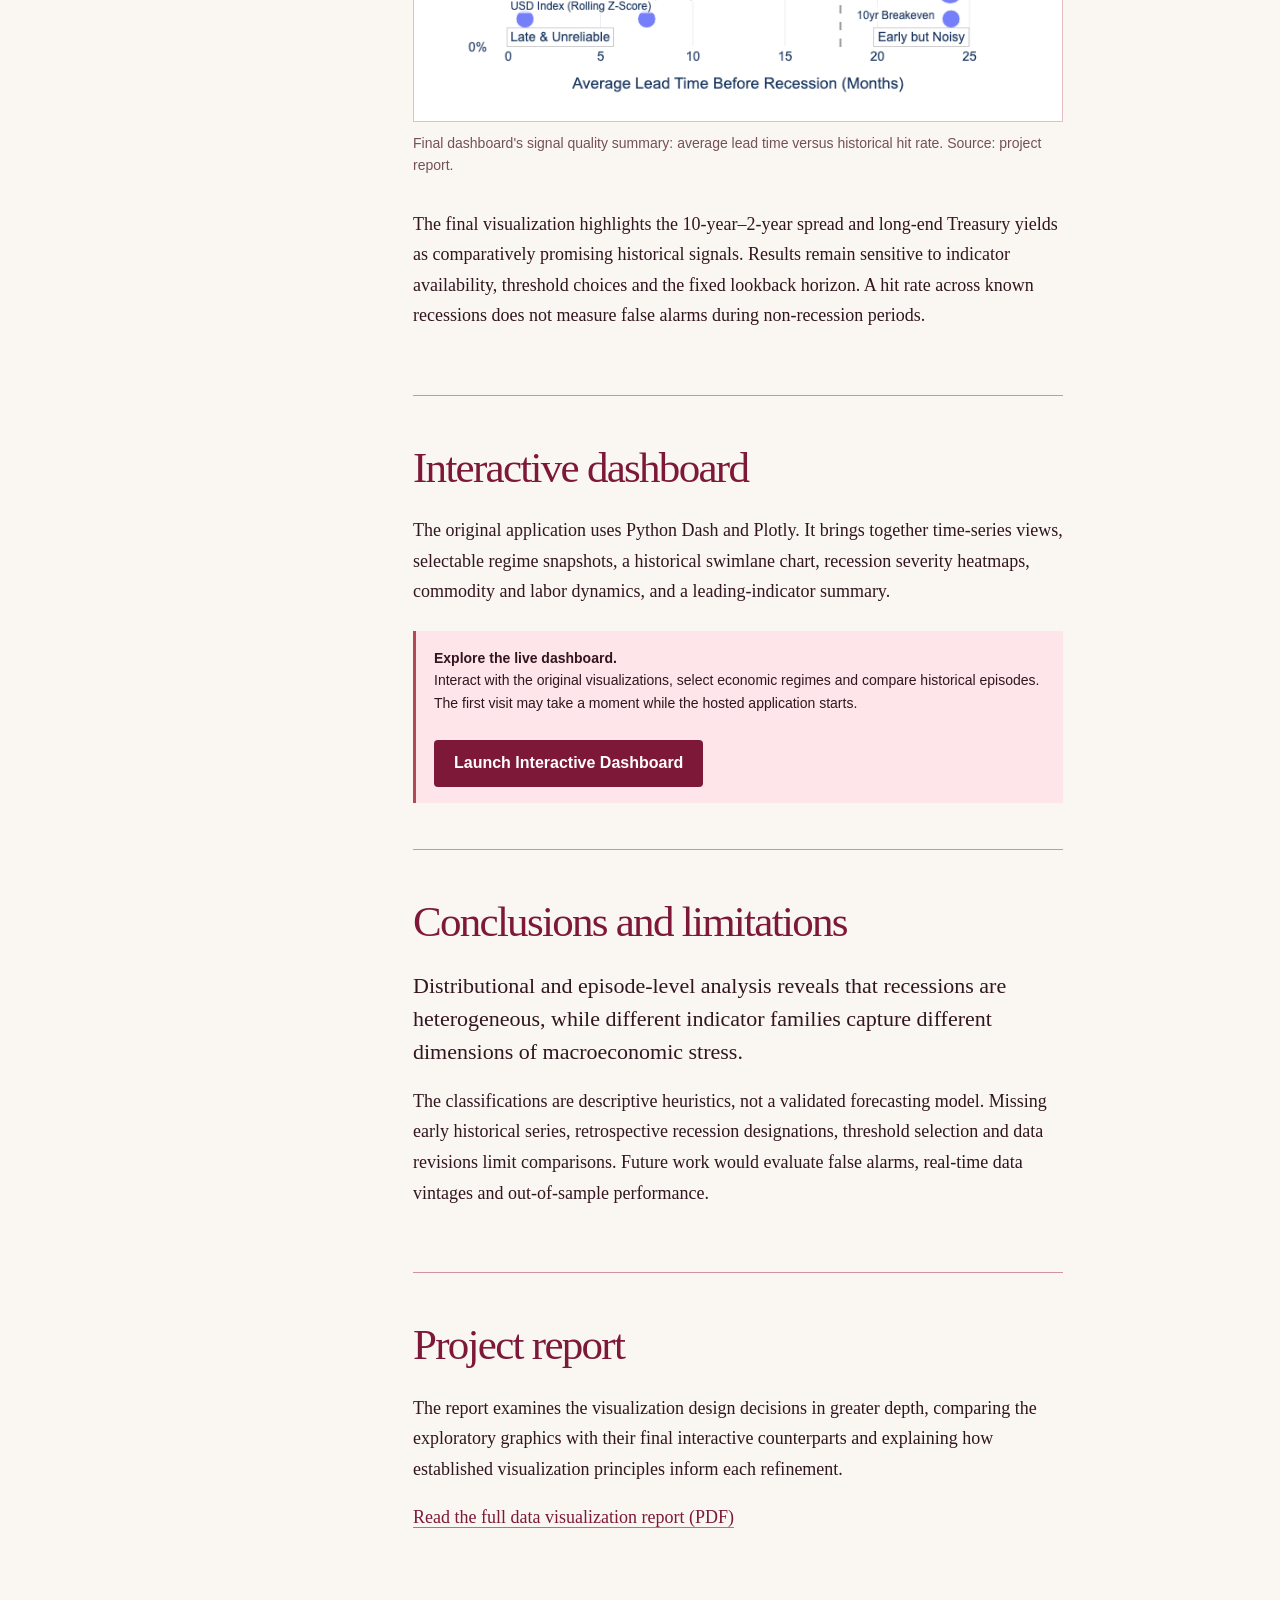
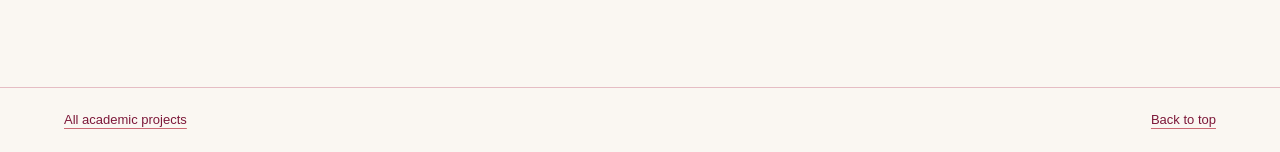
<file: projects/economic-regimes.html>
<!doctype html>
<html lang="en"><head><meta charset="utf-8"><meta name="viewport" content="width=device-width,initial-scale=1"><meta name="description" content="Interactive macroeconomic regime analysis, recession severity, and leading indicators."><title>Economic regimes analysis | Shreya Volety</title><link rel="stylesheet" href="../style.css"><link rel="stylesheet" href="../research.css"><script defer src="../site.js"></script></head>
<body><header class="top"><a class="brand" href="../index.html">SV<span>.</span></a><nav aria-label="Main navigation"><a href="../index.html#research">Academic projects</a><a href="../index.html#about">About &amp; experience</a><a href="../index.html#contact">Contact</a></nav></header><main id="home"><section class="paper-hero"><h1>Economic regimes analysis</h1><p class="paper-subtitle">Exploring effective visualization design through macroeconomic transitions, recession severity and leading indicators.</p><div class="article-resources" aria-label="Project resources"><a href="../assets/economic-regimes-report.pdf" target="_blank" rel="noopener">Full report (PDF)</a><a href="https://github.com/ShreyaVolety/economic-analysis-dashboard" target="_blank" rel="noopener">GitHub</a><a href="https://economic-analysis-dashboard.onrender.com/" target="_blank" rel="noopener">Live dashboard</a></div></section><div class="reading"><aside><p class="eyebrow">In this article</p><a href="#summary">Summary</a><a href="#design">Visualization design</a><a href="#data">Data</a><a href="#regimes">Regime classification</a><a href="#episodes">Recession episodes</a><a href="#signals">Leading signals</a><a href="#dashboard">Dashboard</a><a href="#conclusion">Conclusions</a><a href="#report">Report</a></aside><article>
<section id="summary"><h2>The research question</h2><p class="intro">What is the most effective way to visualize complex economic information, drawing on established principles of data visualization?</p><p>The primary purpose of this project is to investigate how visual encodings, chart selection and interactivity can improve the communication of data. Macroeconomic regimes provide the case study: how do economic conditions evolve across regimes, and which indicators begin showing stress ahead of recessions?</p><p>The full report focuses particularly on the iterative design process, explaining the choices between initial diagnostic plots and the final interactive dashboard.</p><div class="facts research-facts"><div><strong>25</strong><span>FRED indicators</span></div><div><strong>6</strong><span>Economic regimes</span></div><div><strong>24 months</strong><span>Pre-transition signal window</span></div></div></section>
<section id="design"><h2>From exploratory plots to effective visual communication</h2><p>Rather than treating charts as a final presentation step, I evaluated alternative visualizations against established design principles: minimizing chartjunk and non-data ink, maximizing useful information within the display, preserving meaningful comparisons, and using interactivity to reveal detail without visual clutter.</p><div class="table-scroll"><table><thead><tr><th>Exploratory approach</th><th>Design refinement</th><th>Why it helps</th></tr></thead><tbody><tr><td>Regime averages and dense diagnostic plots</td><td>Distributional views and simplified chart elements</td><td>Reveal variation without redundant visual detail</td></tr><tr><td>Single-strip episode timeline</td><td>Regime swimlanes</td><td>Make duration, clustering and transitions easier to compare</td></tr><tr><td>Separate recession severity plots</td><td>Normalized heatmap with hover details</td><td>Support comparisons across different metrics while retaining raw values</td></tr><tr><td>Individual leading-signal timelines</td><td>Compact lead-time and hit-rate scatter plot</td><td>Compare timing and historical reliability in one view</td></tr></tbody></table></div><p>The report documents these iterations, including the limitations of the initial Matplotlib diagnostics and the rationale for the final Dash and Plotly visualizations. Its central contribution is the design reasoning as well as the resulting economic analysis.</p></section>
<section id="data"><h2>Building the macroeconomic dataset</h2><p>Data is drawn from FRED, spanning inflation, monetary policy, Treasury yields, labor markets, commodity prices, housing and recession indicators. The dashboard starts in the late 1940s, although individual series begin at different dates.</p><p>Daily, weekly and monthly observations are aligned to monthly frequency for regime analysis. Transformations include year-over-year inflation, real Federal Funds rates, yield-curve spreads, commodity returns and rolling normalization. The dashboard uses the archived data supplied with the project, not a live feed.</p></section>
<section id="regimes"><h2>Classifying economic regimes</h2><p>Recession indicators take precedence over rule-based inflation and monetary-policy classifications. The implemented dashboard uses the following ordered classification rules.</p><div class="table-scroll"><table><thead><tr><th>Regime</th><th>Classification rule</th></tr></thead><tbody><tr><td>Recession</td><td>USREC = 1 or recession probability &gt; 50%</td></tr><tr><td>High Inflation</td><td>CPI inflation &gt; 5%</td></tr><tr><td>Overheating</td><td>CPI inflation &gt; 2.5% and Federal Funds rate below inflation</td></tr><tr><td>Deflationary Risk</td><td>CPI inflation &lt; 1% and Federal Funds rate &lt; 1%</td></tr><tr><td>Goldilocks</td><td>CPI inflation between 1% and 2.5%, inclusive</td></tr><tr><td>Reflation/Cooling</td><td>Remaining observations</td></tr></tbody></table></div><p>Distributional views are more informative than regime averages alone. Goldilocks periods show relatively tight distributions, whereas recession outcomes span very different inflation and policy environments.</p></section>
<section id="episodes"><h2>Not all recessions are alike</h2><p>Consecutive months sharing a regime are grouped into episodes, allowing distinct historical downturns to be compared through duration, depth and the breadth of macroeconomic stress.</p><figure><a href="../assets/regime-depth.png"><img src="../assets/regime-depth.png" alt="Heatmaps comparing recession episodes by peak CPI, trough real Federal Funds rate, peak unemployment and trough yield spread."></a><figcaption>Recession depth across historical episodes. Missing values indicate unavailable series. Source: project analysis.</figcaption></figure><p>The inflationary recessions of the 1970s and early 1980s differ materially from the short but severe unemployment shock of 2020. A diffusion-style severity measure summarizes the prevalence of extreme indicator conditions across each episode.</p><figure><a href="../assets/regime-diffusion.png"><img src="../assets/regime-diffusion.png" alt="Bar chart of diffusion severity scores across recession start years."></a><figcaption>Episode-level diffusion scores. Source: original project analysis.</figcaption></figure></section>
<section id="signals"><h2>Looking for leading indicators</h2><p>For each recession or regime transition, the analysis searches a 24-month lookback window for observations meeting predefined macroeconomic stress conditions, such as yield curve inversion, elevated Treasury yields, rising oil prices and abnormal currency movements.</p><figure><a href="../assets/regime-signal-quality.png"><img src="../assets/regime-signal-quality.png" alt="Scatter plot comparing average signal lead time and recession hit rate, with 10Y–2Y spread near the 50 percent hit-rate line."></a><figcaption>Final dashboard's signal quality summary: average lead time versus historical hit rate. Source: project report.</figcaption></figure><p>The final visualization highlights the 10-year–2-year spread and long-end Treasury yields as comparatively promising historical signals. Results remain sensitive to indicator availability, threshold choices and the fixed lookback horizon. A hit rate across known recessions does not measure false alarms during non-recession periods.</p></section>
<section id="dashboard"><h2>Interactive dashboard</h2><p>The original application uses Python Dash and Plotly. It brings together time-series views, selectable regime snapshots, a historical swimlane chart, recession severity heatmaps, commodity and labor dynamics, and a leading-indicator summary.</p><div class="callout"><b>Explore the live dashboard.</b><p>Interact with the original visualizations, select economic regimes and compare historical episodes. The first visit may take a moment while the hosted application starts.</p><a class="dashboard-launch" href="https://economic-analysis-dashboard.onrender.com/" target="_blank" rel="noopener">Launch Interactive Dashboard</a></div></section>
<section id="conclusion"><h2>Conclusions and limitations</h2><p class="intro">Distributional and episode-level analysis reveals that recessions are heterogeneous, while different indicator families capture different dimensions of macroeconomic stress.</p><p>The classifications are descriptive heuristics, not a validated forecasting model. Missing early historical series, retrospective recession designations, threshold selection and data revisions limit comparisons. Future work would evaluate false alarms, real-time data vintages and out-of-sample performance.</p></section>
<section id="report"><h2>Project report</h2><p>The report examines the visualization design decisions in greater depth, comparing the exploratory graphics with their final interactive counterparts and explaining how established visualization principles inform each refinement.</p><p><a href="../assets/economic-regimes-report.pdf" target="_blank" rel="noopener">Read the full data visualization report (PDF)</a></p></section></article></div></main><footer><a href="../index.html#research">All academic projects</a><a href="#home">Back to top</a></footer></body></html>
</file>
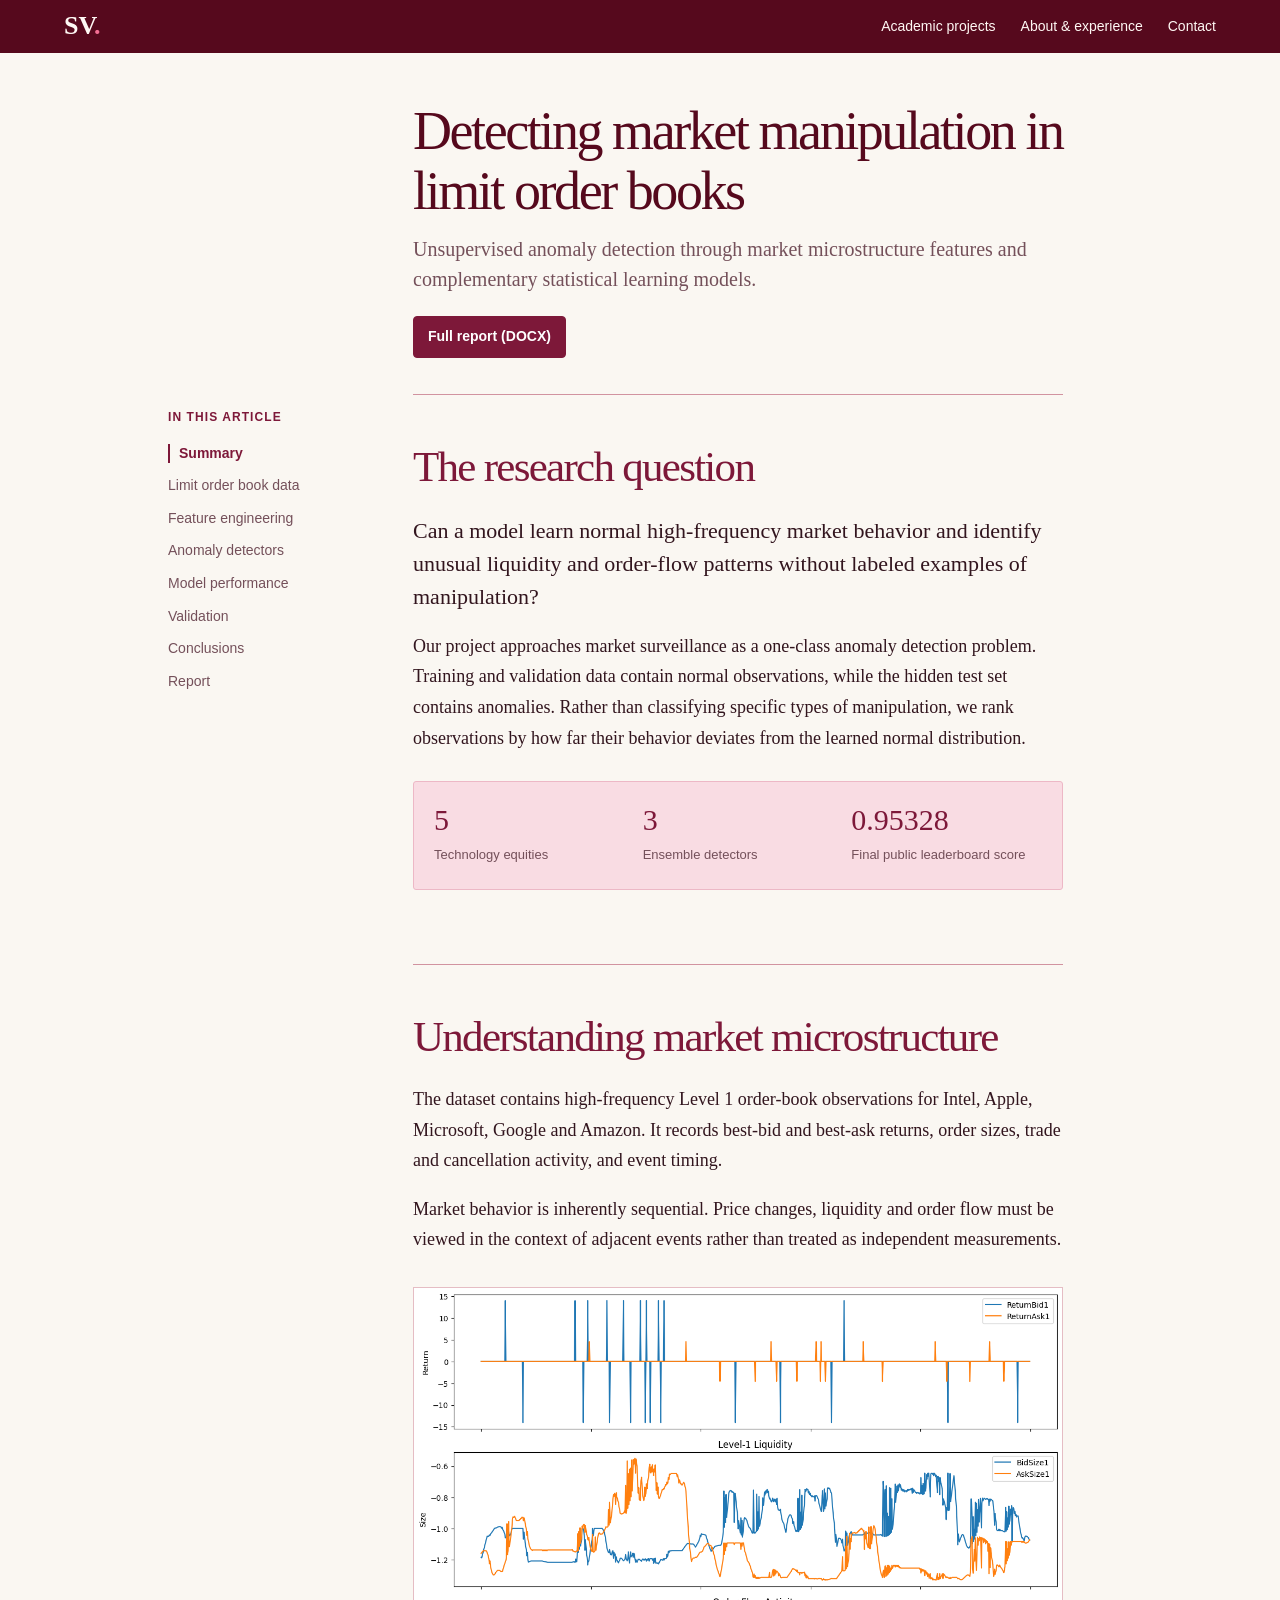
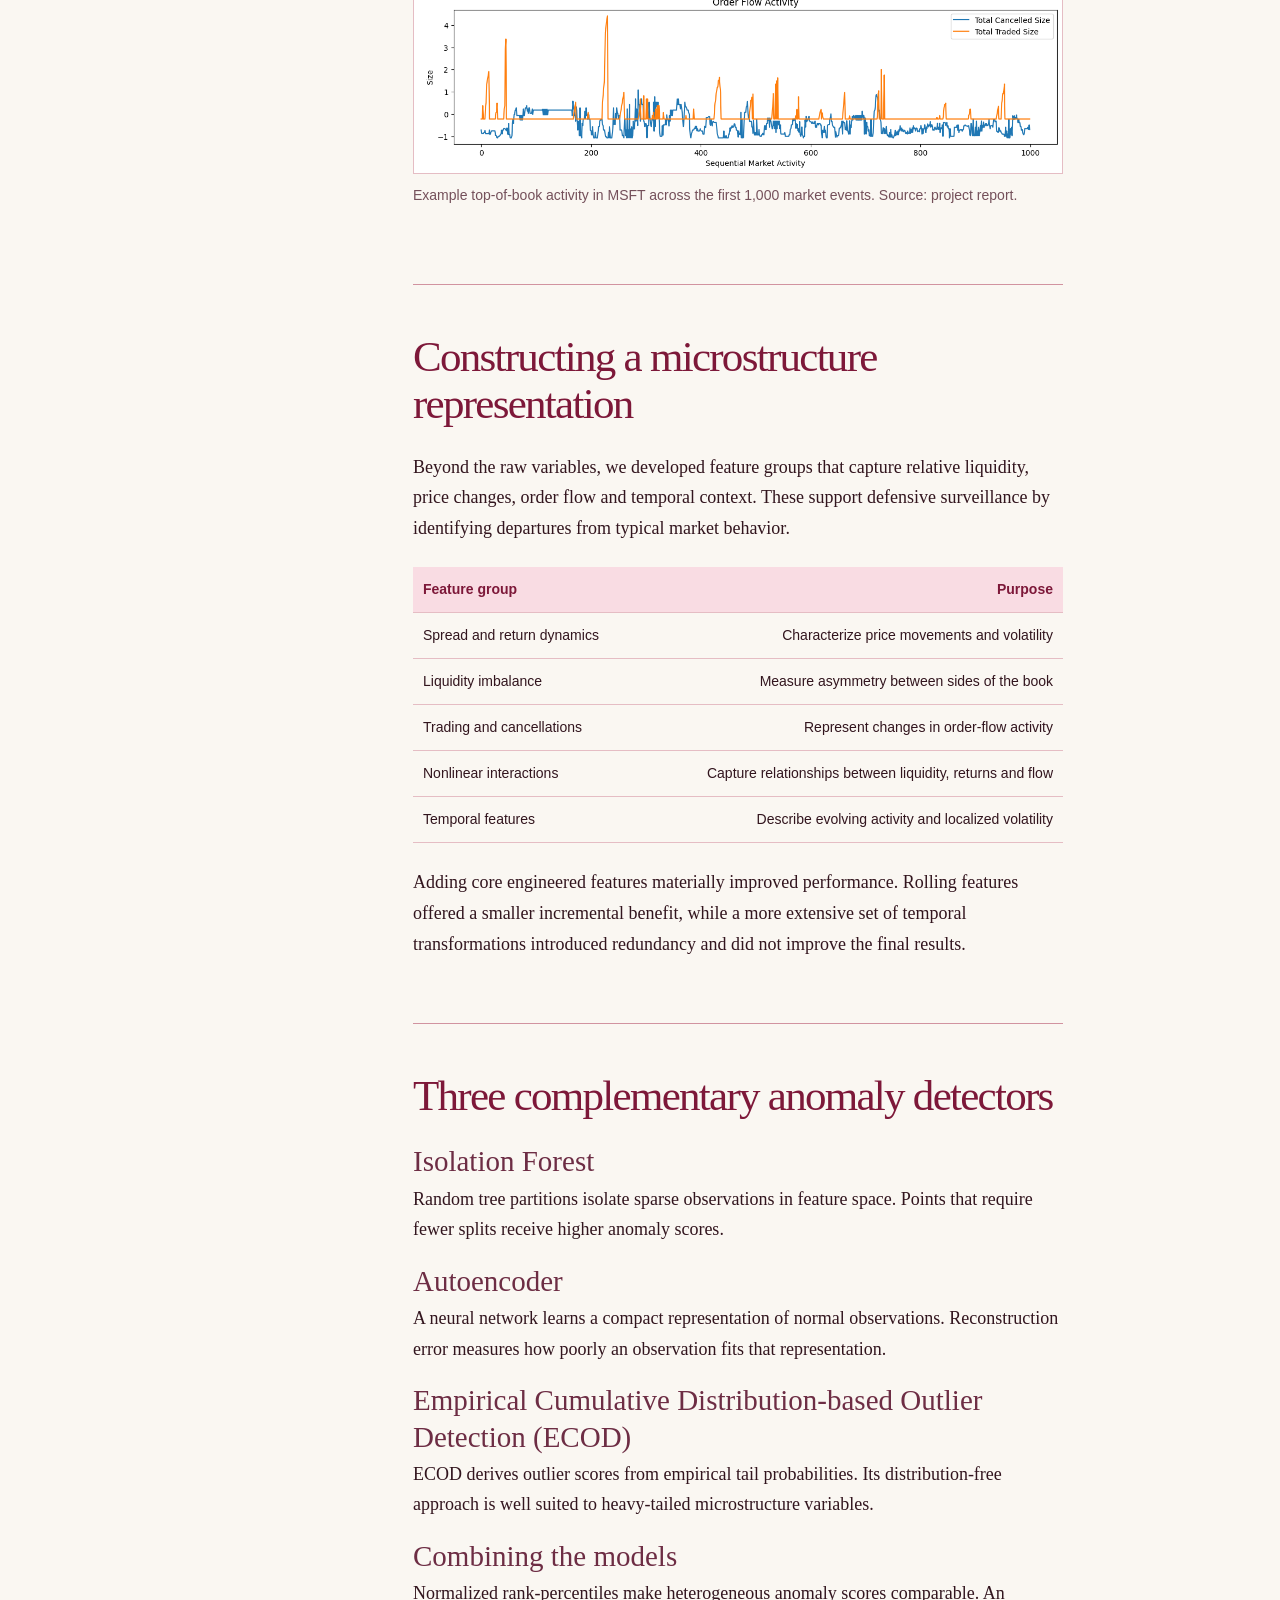
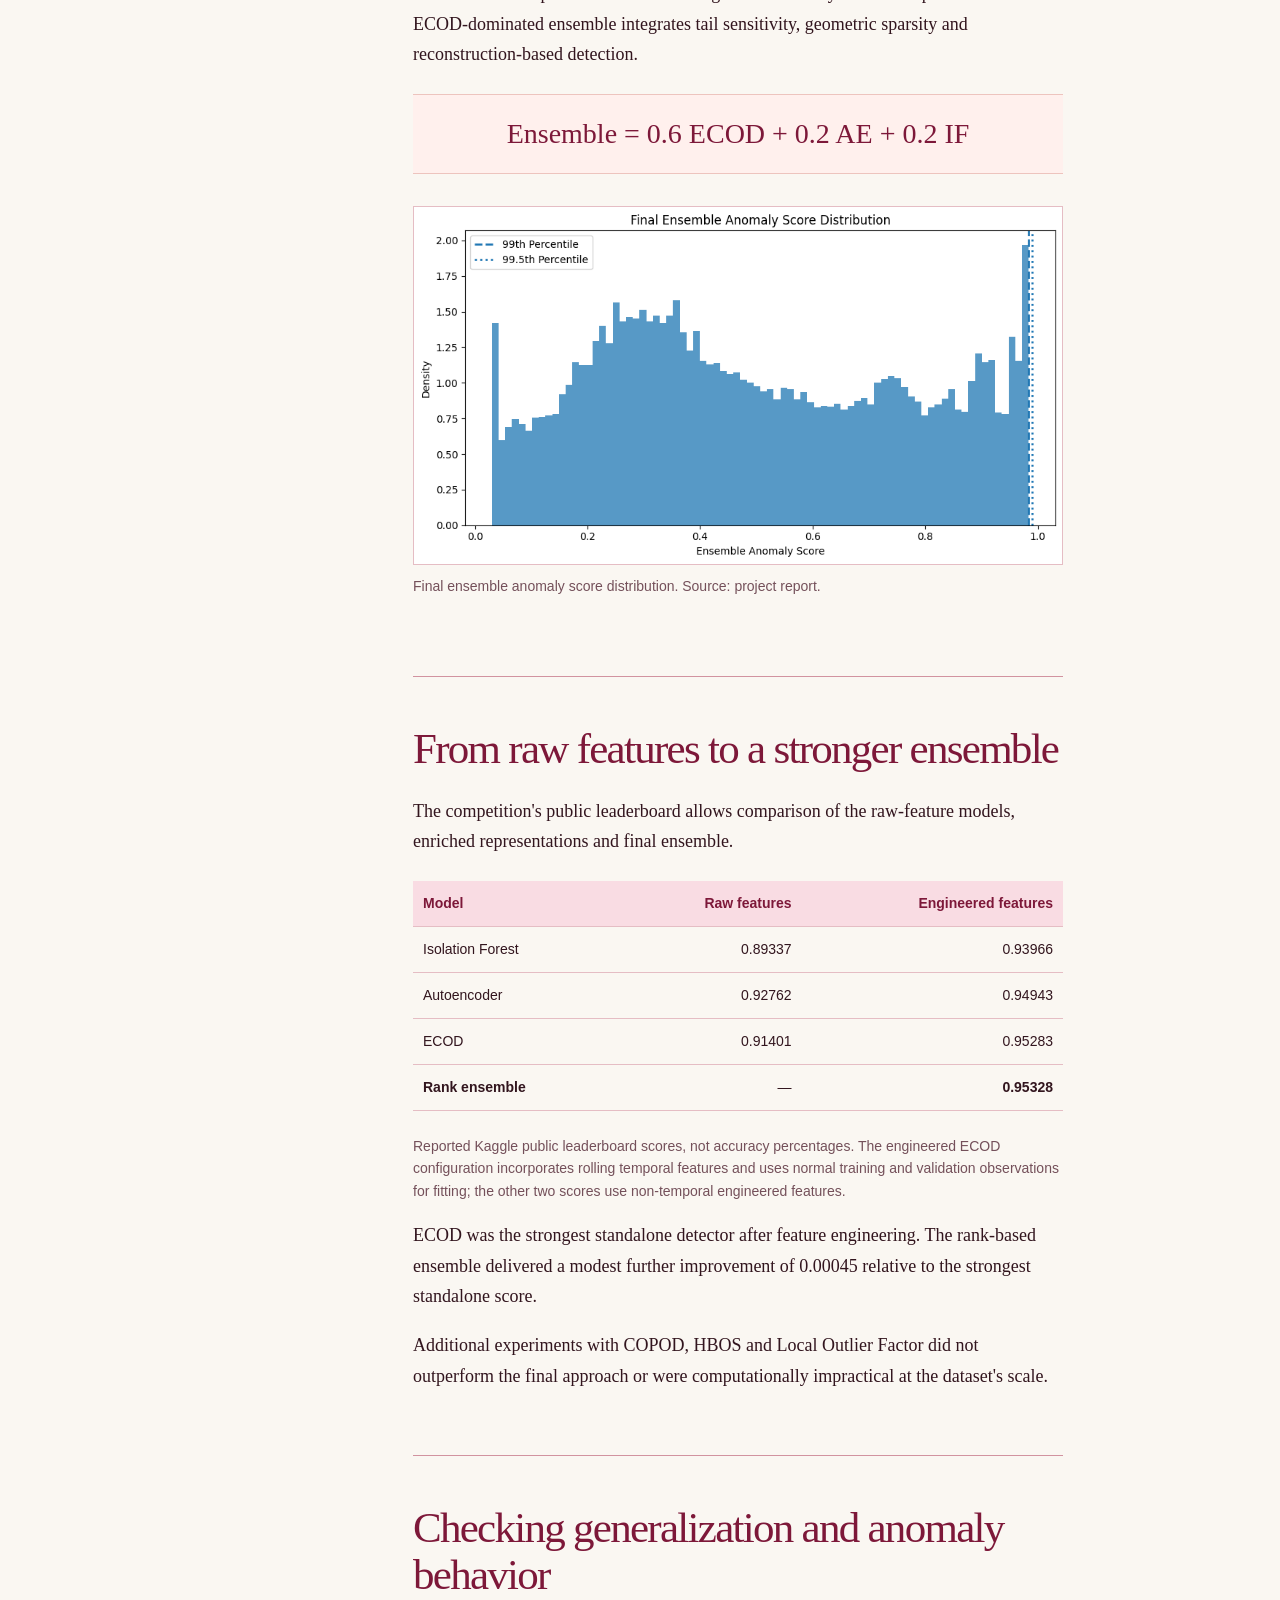
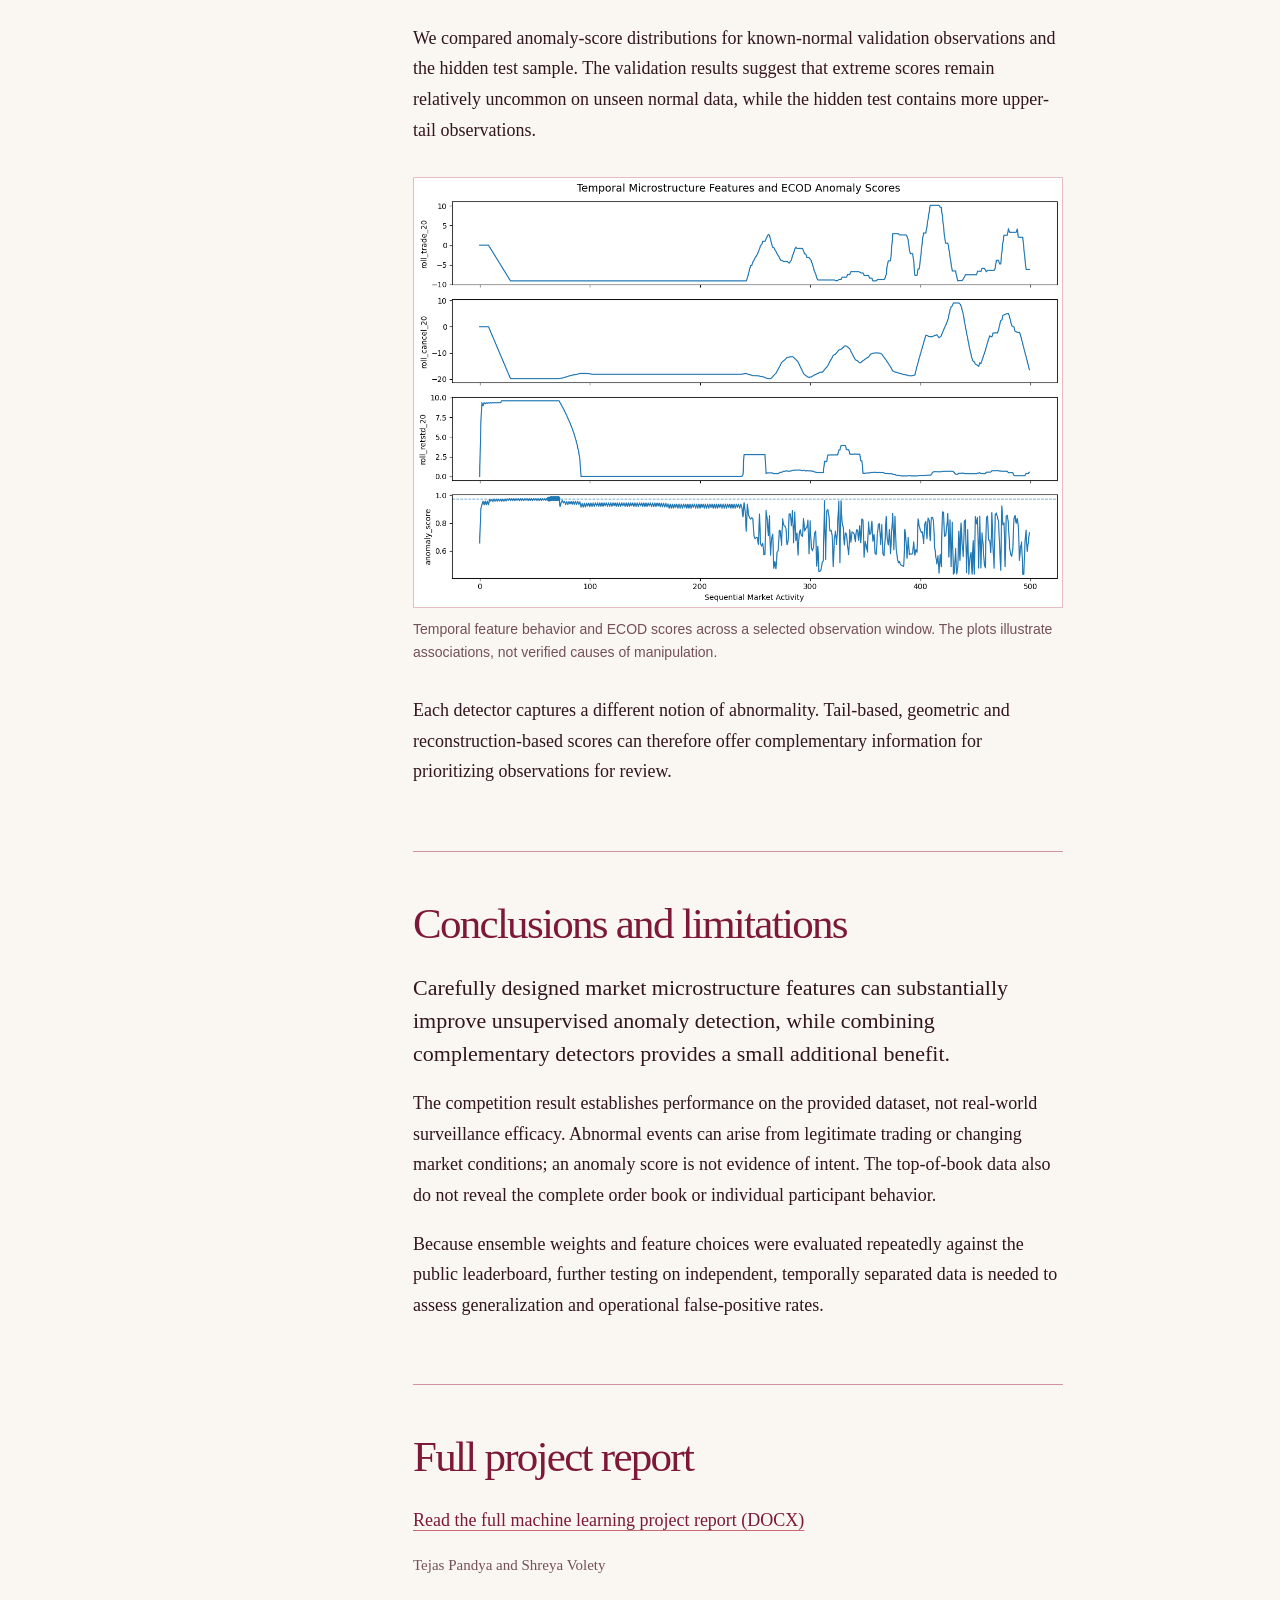
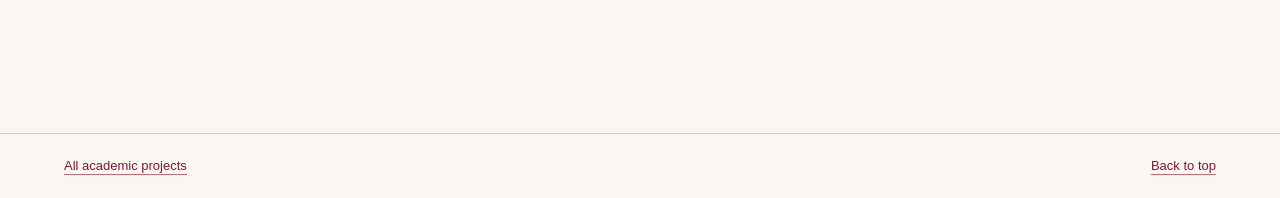
<file: projects/market-manipulation.html>
<!doctype html>
<html lang="en"><head><meta charset="utf-8"><meta name="viewport" content="width=device-width,initial-scale=1"><meta name="description" content="Unsupervised machine learning for anomaly detection in high-frequency limit order book data."><title>Detecting market manipulation in limit order books | Shreya Volety</title><link rel="stylesheet" href="../style.css"><link rel="stylesheet" href="../research.css"><script defer src="../site.js"></script></head>
<body><header class="top"><a class="brand" href="../index.html">SV<span>.</span></a><nav aria-label="Main navigation"><a href="../index.html#research">Academic projects</a><a href="../index.html#about">About &amp; experience</a><a href="../index.html#contact">Contact</a></nav></header><main id="home"><section class="paper-hero"><h1>Detecting market manipulation in limit order books</h1><p class="paper-subtitle">Unsupervised anomaly detection through market microstructure features and complementary statistical learning models.</p><div class="article-resources" aria-label="Project resources"><a href="../assets/market-manipulation-report.docx" target="_blank" rel="noopener">Full report (DOCX)</a></div></section><div class="reading"><aside><p class="eyebrow">In this article</p><a href="#summary">Summary</a><a href="#data">Limit order book data</a><a href="#features">Feature engineering</a><a href="#models">Anomaly detectors</a><a href="#results">Model performance</a><a href="#validation">Validation</a><a href="#conclusion">Conclusions</a><a href="#resources">Report</a></aside><article>
<section id="summary"><h2>The research question</h2><p class="intro">Can a model learn normal high-frequency market behavior and identify unusual liquidity and order-flow patterns without labeled examples of manipulation?</p><p>Our project approaches market surveillance as a one-class anomaly detection problem. Training and validation data contain normal observations, while the hidden test set contains anomalies. Rather than classifying specific types of manipulation, we rank observations by how far their behavior deviates from the learned normal distribution.</p><div class="facts research-facts"><div><strong>5</strong><span>Technology equities</span></div><div><strong>3</strong><span>Ensemble detectors</span></div><div><strong>0.95328</strong><span>Final public leaderboard score</span></div></div></section>
<section id="data"><h2>Understanding market microstructure</h2><p>The dataset contains high-frequency Level 1 order-book observations for Intel, Apple, Microsoft, Google and Amazon. It records best-bid and best-ask returns, order sizes, trade and cancellation activity, and event timing.</p><p>Market behavior is inherently sequential. Price changes, liquidity and order flow must be viewed in the context of adjacent events rather than treated as independent measurements.</p><figure><a href="../assets/lob-activity.png"><img src="../assets/lob-activity.png" alt="Top-of-book returns, liquidity and order flow across a sequence of approximately 1000 MSFT market observations."></a><figcaption>Example top-of-book activity in MSFT across the first 1,000 market events. Source: project report.</figcaption></figure></section>
<section id="features"><h2>Constructing a microstructure representation</h2><p>Beyond the raw variables, we developed feature groups that capture relative liquidity, price changes, order flow and temporal context. These support defensive surveillance by identifying departures from typical market behavior.</p><div class="table-scroll"><table><thead><tr><th>Feature group</th><th>Purpose</th></tr></thead><tbody><tr><td>Spread and return dynamics</td><td>Characterize price movements and volatility</td></tr><tr><td>Liquidity imbalance</td><td>Measure asymmetry between sides of the book</td></tr><tr><td>Trading and cancellations</td><td>Represent changes in order-flow activity</td></tr><tr><td>Nonlinear interactions</td><td>Capture relationships between liquidity, returns and flow</td></tr><tr><td>Temporal features</td><td>Describe evolving activity and localized volatility</td></tr></tbody></table></div><p>Adding core engineered features materially improved performance. Rolling features offered a smaller incremental benefit, while a more extensive set of temporal transformations introduced redundancy and did not improve the final results.</p></section>
<section id="models"><h2>Three complementary anomaly detectors</h2><h3>Isolation Forest</h3><p>Random tree partitions isolate sparse observations in feature space. Points that require fewer splits receive higher anomaly scores.</p><h3>Autoencoder</h3><p>A neural network learns a compact representation of normal observations. Reconstruction error measures how poorly an observation fits that representation.</p><h3>Empirical Cumulative Distribution-based Outlier Detection (ECOD)</h3><p>ECOD derives outlier scores from empirical tail probabilities. Its distribution-free approach is well suited to heavy-tailed microstructure variables.</p><h3>Combining the models</h3><p>Normalized rank-percentiles make heterogeneous anomaly scores comparable. An ECOD-dominated ensemble integrates tail sensitivity, geometric sparsity and reconstruction-based detection.</p><div class="formula">Ensemble = 0.6 ECOD + 0.2 AE + 0.2 IF</div><figure><img src="../assets/lob-ensemble.png" alt="Final ensemble anomaly-score density distribution with an upper tail of extreme scores."><figcaption>Final ensemble anomaly score distribution. Source: project report.</figcaption></figure></section>
<section id="results"><h2>From raw features to a stronger ensemble</h2><p>The competition's public leaderboard allows comparison of the raw-feature models, enriched representations and final ensemble.</p><div class="table-scroll"><table><thead><tr><th>Model</th><th>Raw features</th><th>Engineered features</th></tr></thead><tbody><tr><td>Isolation Forest</td><td>0.89337</td><td>0.93966</td></tr><tr><td>Autoencoder</td><td>0.92762</td><td>0.94943</td></tr><tr><td>ECOD</td><td>0.91401</td><td>0.95283</td></tr><tr><td><strong>Rank ensemble</strong></td><td>—</td><td><strong>0.95328</strong></td></tr></tbody></table></div><p class="note">Reported Kaggle public leaderboard scores, not accuracy percentages. The engineered ECOD configuration incorporates rolling temporal features and uses normal training and validation observations for fitting; the other two scores use non-temporal engineered features.</p><p>ECOD was the strongest standalone detector after feature engineering. The rank-based ensemble delivered a modest further improvement of 0.00045 relative to the strongest standalone score.</p><p>Additional experiments with COPOD, HBOS and Local Outlier Factor did not outperform the final approach or were computationally impractical at the dataset's scale.</p></section>
<section id="validation"><h2>Checking generalization and anomaly behavior</h2><p>We compared anomaly-score distributions for known-normal validation observations and the hidden test sample. The validation results suggest that extreme scores remain relatively uncommon on unseen normal data, while the hidden test contains more upper-tail observations.</p><figure><a href="../assets/lob-temporal.png"><img src="../assets/lob-temporal.png" alt="Sequential trading activity, cancellations, volatility and ECOD anomaly scores in a market-event window."></a><figcaption>Temporal feature behavior and ECOD scores across a selected observation window. The plots illustrate associations, not verified causes of manipulation.</figcaption></figure><p>Each detector captures a different notion of abnormality. Tail-based, geometric and reconstruction-based scores can therefore offer complementary information for prioritizing observations for review.</p></section>
<section id="conclusion"><h2>Conclusions and limitations</h2><p class="intro">Carefully designed market microstructure features can substantially improve unsupervised anomaly detection, while combining complementary detectors provides a small additional benefit.</p><p>The competition result establishes performance on the provided dataset, not real-world surveillance efficacy. Abnormal events can arise from legitimate trading or changing market conditions; an anomaly score is not evidence of intent. The top-of-book data also do not reveal the complete order book or individual participant behavior.</p><p>Because ensemble weights and feature choices were evaluated repeatedly against the public leaderboard, further testing on independent, temporally separated data is needed to assess generalization and operational false-positive rates.</p></section>
<section id="resources"><h2>Full project report</h2><p><a href="../assets/market-manipulation-report.docx" target="_blank" rel="noopener">Read the full machine learning project report (DOCX)</a></p><p class="muted">Tejas Pandya and Shreya Volety</p></section></article></div></main><footer><a href="../index.html#research">All academic projects</a><a href="#home">Back to top</a></footer></body></html>
</file>
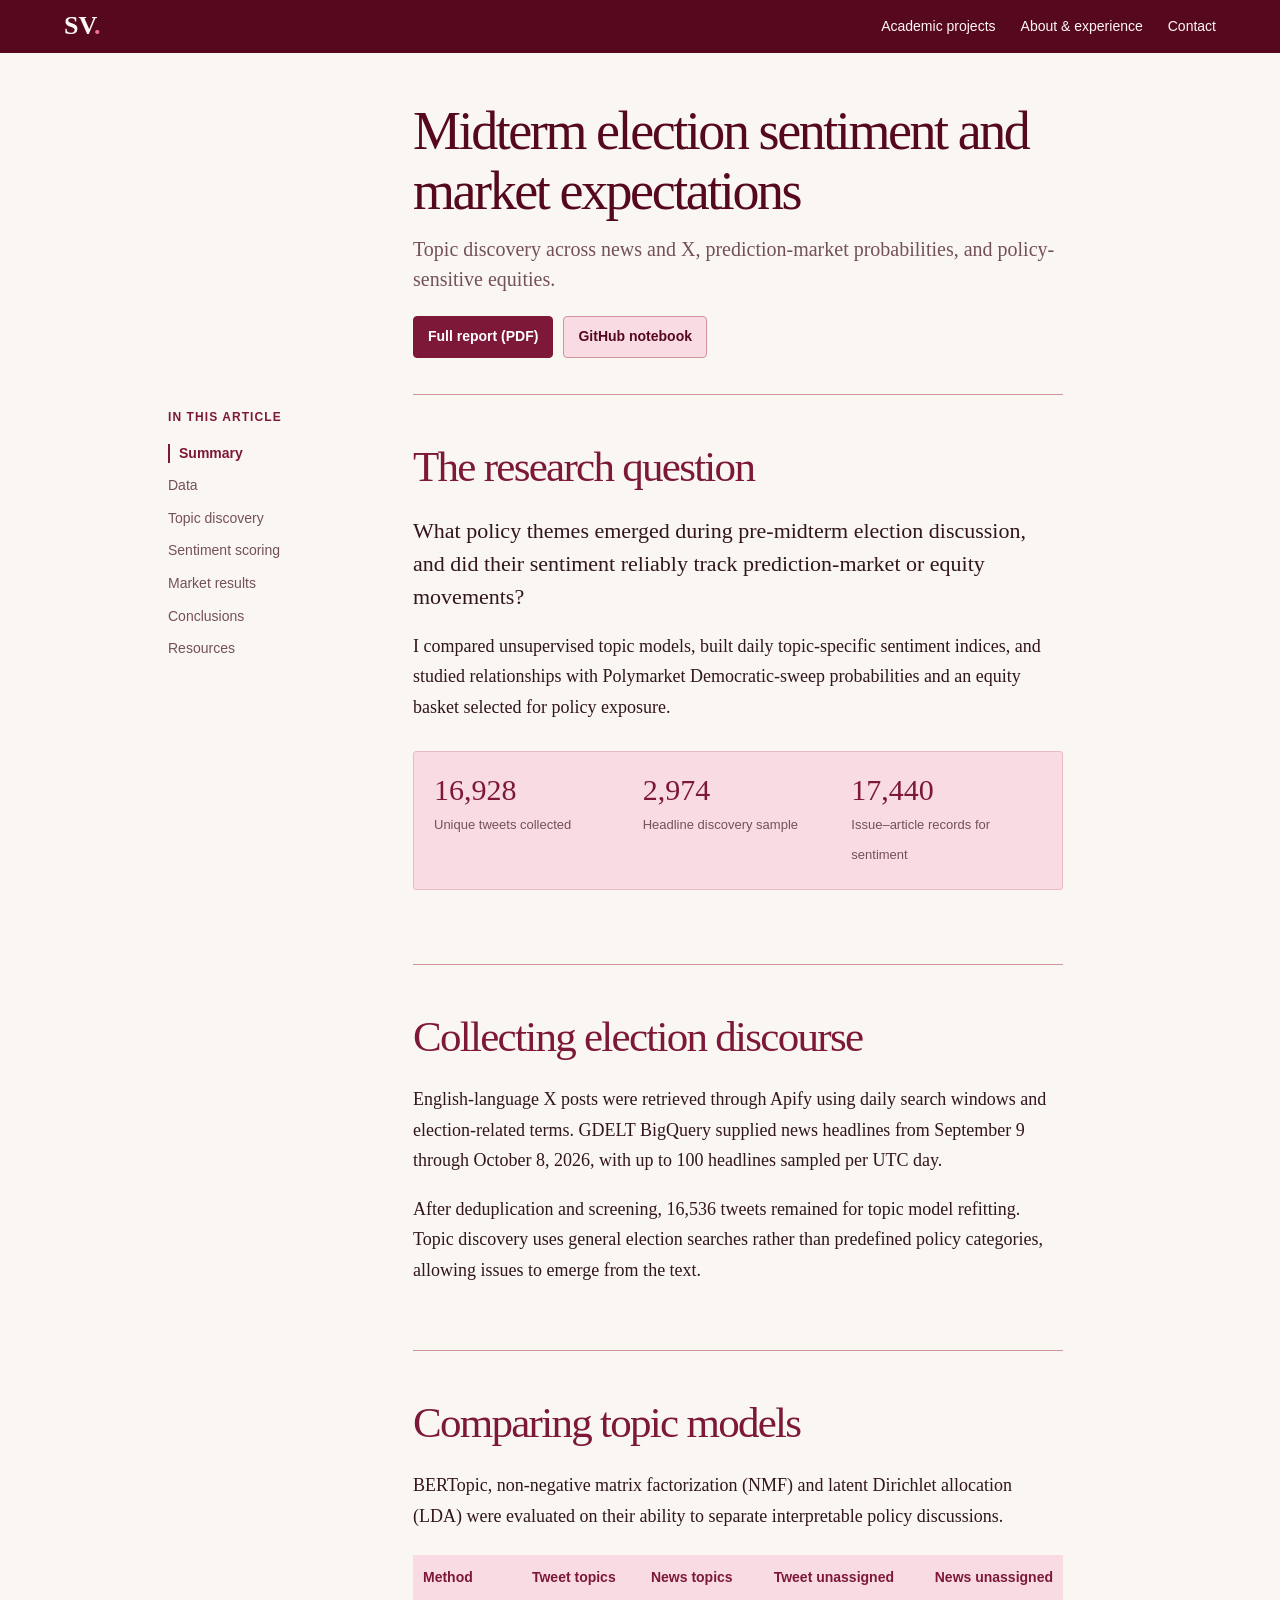
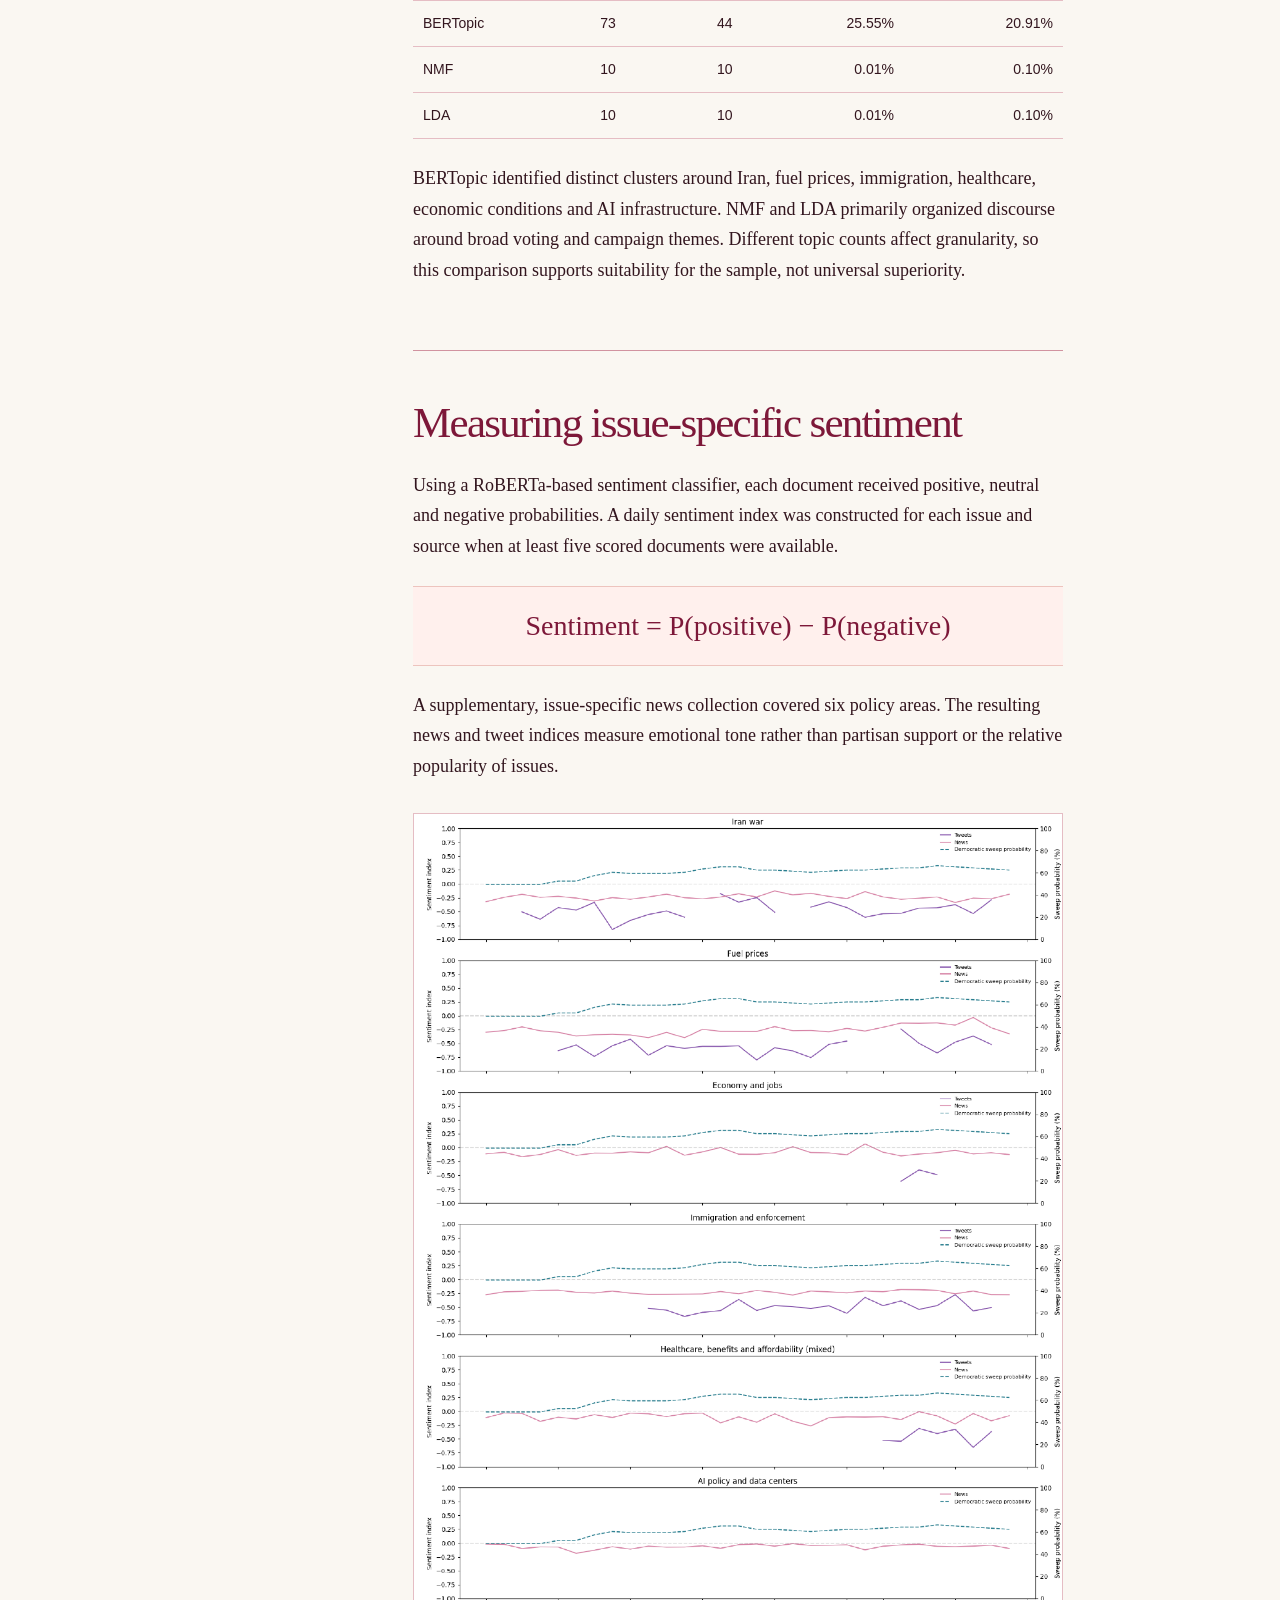
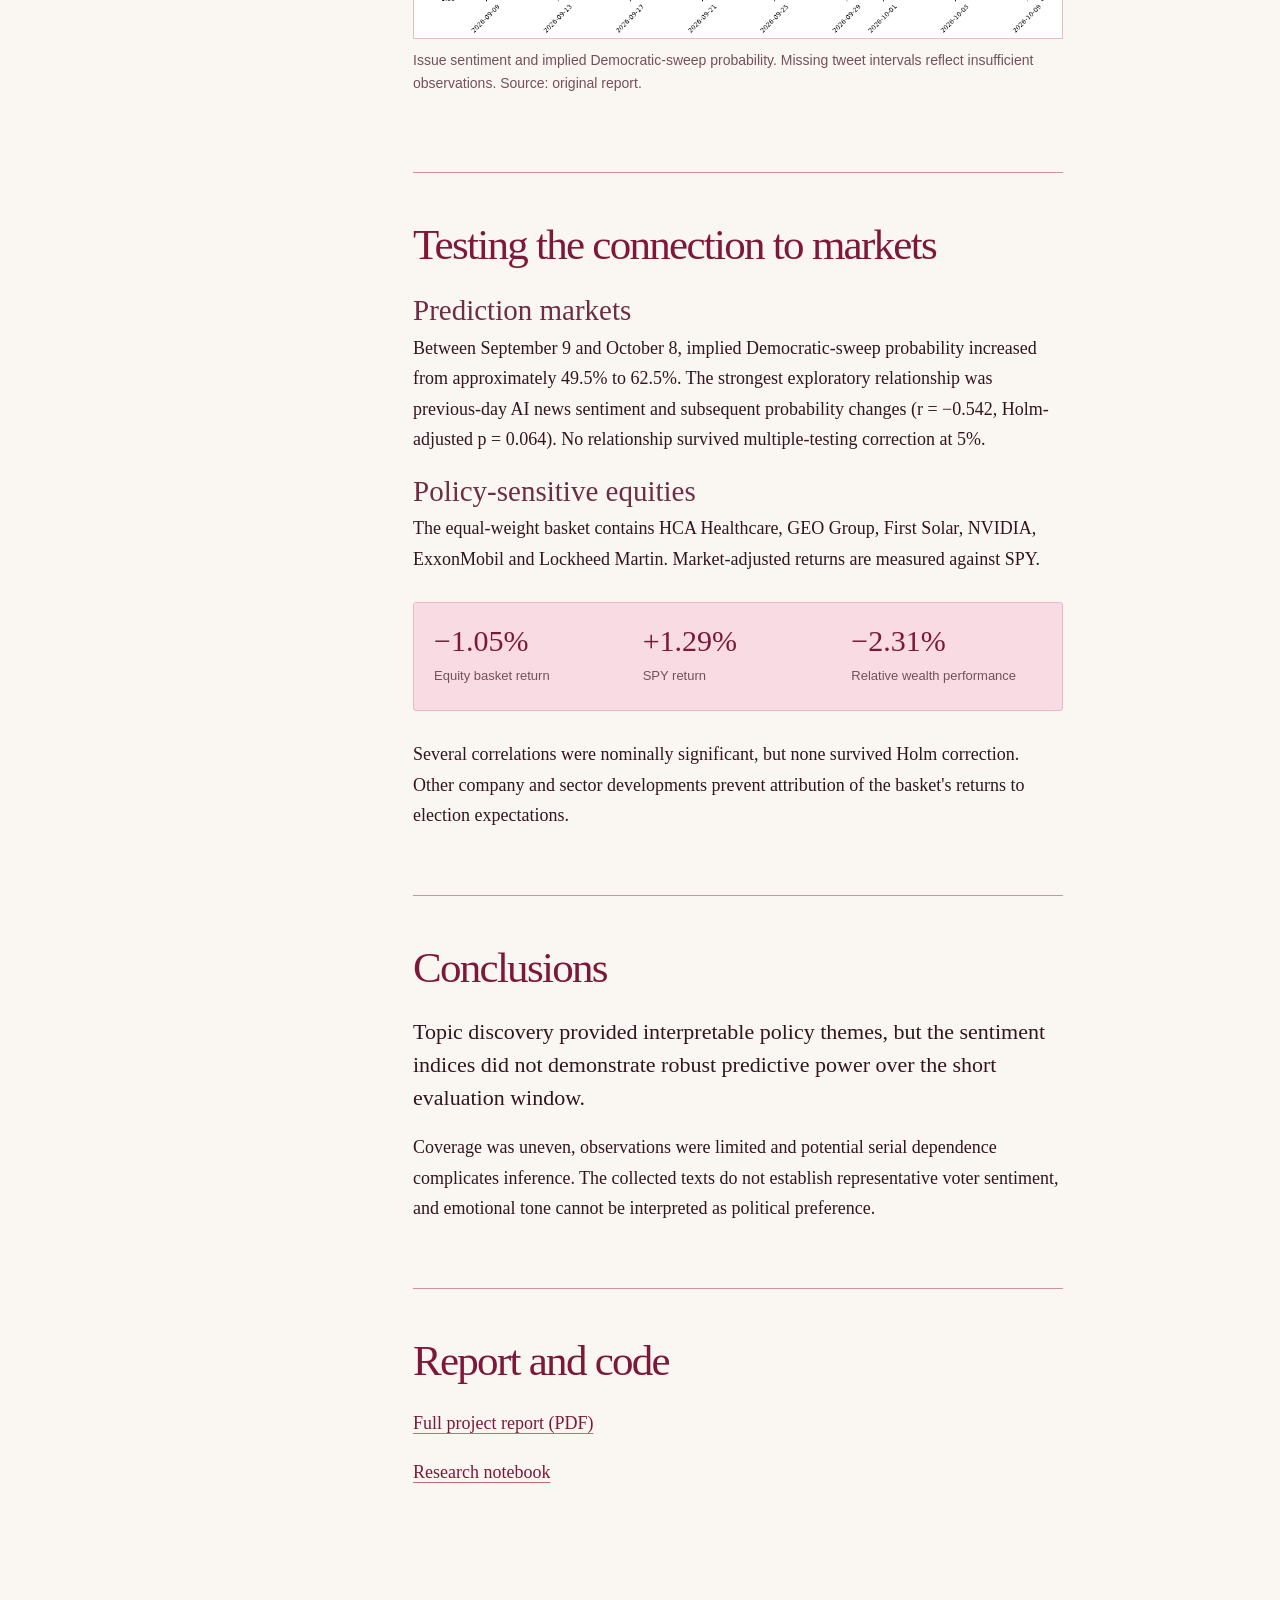
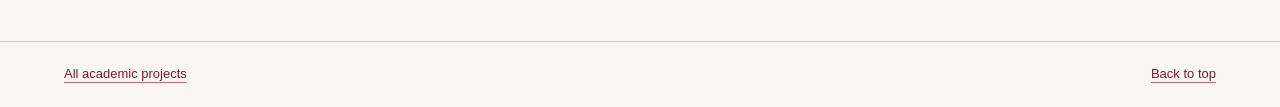
<file: projects/midterm-sentiment.html>
<!doctype html><html lang="en"><head><meta charset="utf-8"><meta name="viewport" content="width=device-width,initial-scale=1"><title>Midterm election sentiment and market expectations | Shreya Volety</title><link rel="stylesheet" href="../style.css"><link rel="stylesheet" href="../research.css"><script defer src="../site.js"></script></head><body><header class="top"><a class="brand" href="../index.html">SV<span>.</span></a><nav aria-label="Main navigation"><a href="../index.html#research">Academic projects</a><a href="../index.html#about">About &amp; experience</a><a href="../index.html#contact">Contact</a></nav></header><main id="home"><section class="paper-hero"><h1>Midterm election sentiment and market expectations</h1><p class="paper-subtitle">Topic discovery across news and X, prediction-market probabilities, and policy-sensitive equities.</p><div class="article-resources" aria-label="Project resources"><a href="../assets/midterm-report.pdf" target="_blank" rel="noopener">Full report (PDF)</a><a href="https://github.com/ShreyaVolety/FREGY7871-Assignment5/blob/main/Assignment5.ipynb" target="_blank" rel="noopener">GitHub notebook</a></div></section><div class="reading"><aside><p class="eyebrow">In this article</p><a href="#summary">Summary</a><a href="#data">Data</a><a href="#topics">Topic discovery</a><a href="#sentiment">Sentiment scoring</a><a href="#markets">Market results</a><a href="#conclusion">Conclusions</a><a href="#resources">Resources</a></aside><article>
<section id="summary"><h2>The research question</h2><p class="intro">What policy themes emerged during pre-midterm election discussion, and did their sentiment reliably track prediction-market or equity movements?</p><p>I compared unsupervised topic models, built daily topic-specific sentiment indices, and studied relationships with Polymarket Democratic-sweep probabilities and an equity basket selected for policy exposure.</p><div class="facts research-facts"><div><strong>16,928</strong><span>Unique tweets collected</span></div><div><strong>2,974</strong><span>Headline discovery sample</span></div><div><strong>17,440</strong><span>Issue–article records for sentiment</span></div></div></section>
<section id="data"><h2>Collecting election discourse</h2><p>English-language X posts were retrieved through Apify using daily search windows and election-related terms. GDELT BigQuery supplied news headlines from September 9 through October 8, 2026, with up to 100 headlines sampled per UTC day.</p><p>After deduplication and screening, 16,536 tweets remained for topic model refitting. Topic discovery uses general election searches rather than predefined policy categories, allowing issues to emerge from the text.</p></section>
<section id="topics"><h2>Comparing topic models</h2><p>BERTopic, non-negative matrix factorization (NMF) and latent Dirichlet allocation (LDA) were evaluated on their ability to separate interpretable policy discussions.</p><div class="table-scroll"><table><thead><tr><th>Method</th><th>Tweet topics</th><th>News topics</th><th>Tweet unassigned</th><th>News unassigned</th></tr></thead><tbody><tr><td>BERTopic</td><td>73</td><td>44</td><td>25.55%</td><td>20.91%</td></tr><tr><td>NMF</td><td>10</td><td>10</td><td>0.01%</td><td>0.10%</td></tr><tr><td>LDA</td><td>10</td><td>10</td><td>0.01%</td><td>0.10%</td></tr></tbody></table></div><p>BERTopic identified distinct clusters around Iran, fuel prices, immigration, healthcare, economic conditions and AI infrastructure. NMF and LDA primarily organized discourse around broad voting and campaign themes. Different topic counts affect granularity, so this comparison supports suitability for the sample, not universal superiority.</p></section>
<section id="sentiment"><h2>Measuring issue-specific sentiment</h2><p>Using a RoBERTa-based sentiment classifier, each document received positive, neutral and negative probabilities. A daily sentiment index was constructed for each issue and source when at least five scored documents were available.</p><div class="formula">Sentiment = P(positive) − P(negative)</div><p>A supplementary, issue-specific news collection covered six policy areas. The resulting news and tweet indices measure emotional tone rather than partisan support or the relative popularity of issues.</p><figure><a href="../assets/midterm-sentiment.png"><img src="../assets/midterm-sentiment.png" alt="Six topic-specific sentiment series for news and tweets with Democratic-sweep probability, September to October 2026."></a><figcaption>Issue sentiment and implied Democratic-sweep probability. Missing tweet intervals reflect insufficient observations. Source: original report.</figcaption></figure></section>
<section id="markets"><h2>Testing the connection to markets</h2><h3>Prediction markets</h3><p>Between September 9 and October 8, implied Democratic-sweep probability increased from approximately 49.5% to 62.5%. The strongest exploratory relationship was previous-day AI news sentiment and subsequent probability changes (r = −0.542, Holm-adjusted p = 0.064). No relationship survived multiple-testing correction at 5%.</p><h3>Policy-sensitive equities</h3><p>The equal-weight basket contains HCA Healthcare, GEO Group, First Solar, NVIDIA, ExxonMobil and Lockheed Martin. Market-adjusted returns are measured against SPY.</p><div class="facts research-facts"><div><strong>−1.05%</strong><span>Equity basket return</span></div><div><strong>+1.29%</strong><span>SPY return</span></div><div><strong>−2.31%</strong><span>Relative wealth performance</span></div></div><p>Several correlations were nominally significant, but none survived Holm correction. Other company and sector developments prevent attribution of the basket's returns to election expectations.</p></section>
<section id="conclusion"><h2>Conclusions</h2><p class="intro">Topic discovery provided interpretable policy themes, but the sentiment indices did not demonstrate robust predictive power over the short evaluation window.</p><p>Coverage was uneven, observations were limited and potential serial dependence complicates inference. The collected texts do not establish representative voter sentiment, and emotional tone cannot be interpreted as political preference.</p></section>
<section id="resources"><h2>Report and code</h2><p><a href="../assets/midterm-report.pdf" target="_blank" rel="noopener">Full project report (PDF)</a></p><p><a href="https://github.com/ShreyaVolety/FREGY7871-Assignment5/blob/main/Assignment5.ipynb" target="_blank" rel="noopener">Research notebook</a></p></section></article></div></main><footer><a href="../index.html#research">All academic projects</a><a href="#home">Back to top</a></footer></body></html>
</file>
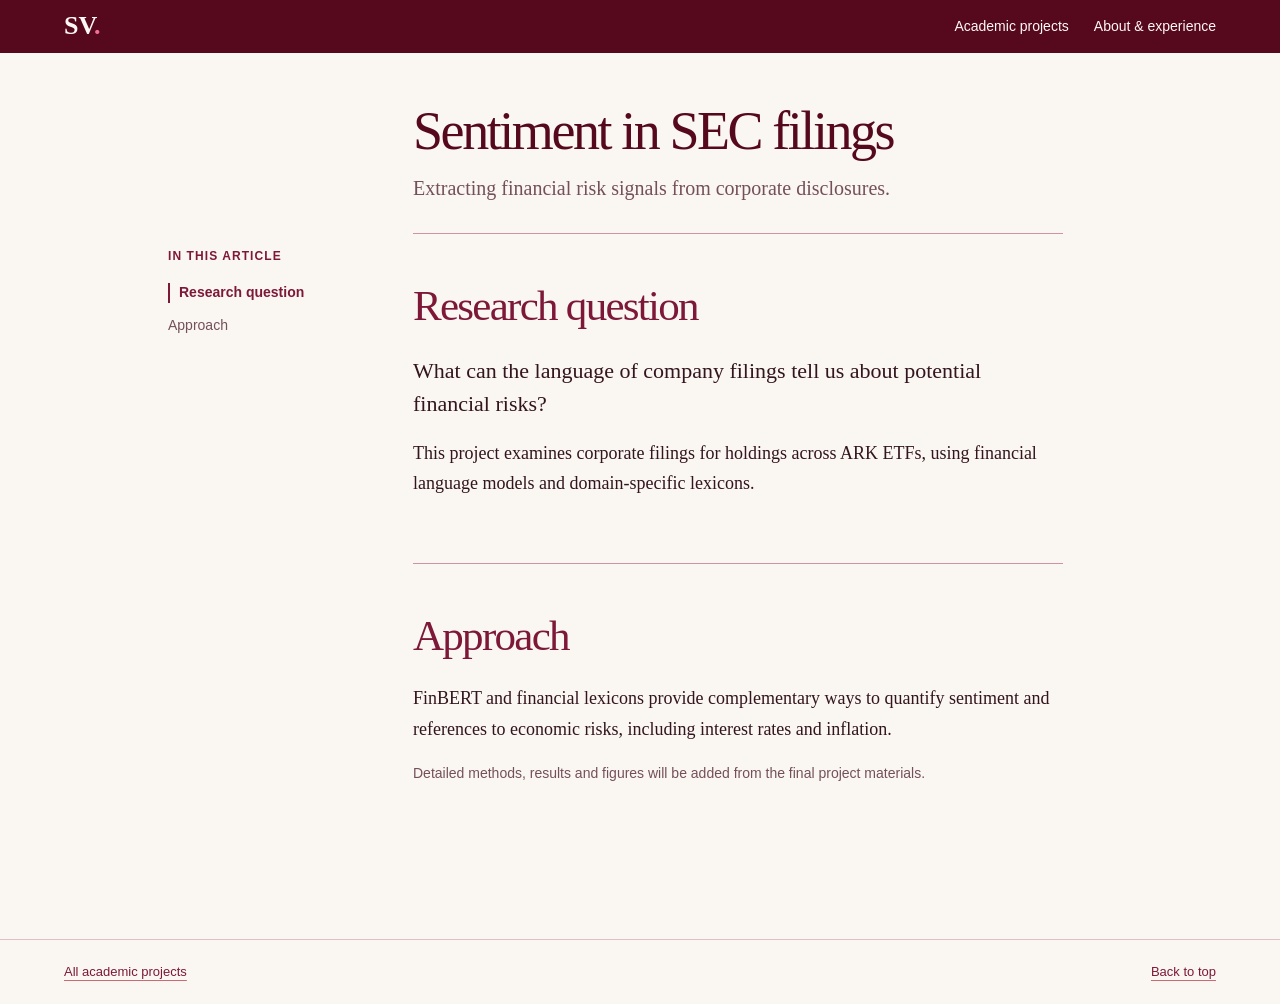
<file: projects/sec-filings.html>
<!doctype html><html lang="en"><head><meta charset="utf-8"><meta name="viewport" content="width=device-width,initial-scale=1"><title>SEC filings sentiment | Shreya Volety</title><link rel="stylesheet" href="../style.css"><link rel="stylesheet" href="../research.css"><script defer src="../site.js"></script></head><body><header class="top"><a class="brand" href="../index.html">SV<span>.</span></a><nav><a href="../index.html#research">Academic projects</a><a href="../index.html#about">About &amp; experience</a></nav></header><main id="home"><section class="paper-hero"><h1>Sentiment in SEC filings</h1><p class="paper-subtitle">Extracting financial risk signals from corporate disclosures.</p></section><div class="reading"><aside><p class="eyebrow">In this article</p><a href="#overview">Research question</a><a href="#approach">Approach</a></aside><article><section id="overview"><h2>Research question</h2><p class="intro">What can the language of company filings tell us about potential financial risks?</p><p>This project examines corporate filings for holdings across ARK ETFs, using financial language models and domain-specific lexicons.</p></section><section id="approach"><h2>Approach</h2><p>FinBERT and financial lexicons provide complementary ways to quantify sentiment and references to economic risks, including interest rates and inflation.</p><p class="note">Detailed methods, results and figures will be added from the final project materials.</p></section></article></div></main><footer><a href="../index.html#research">All academic projects</a><a href="#home">Back to top</a></footer></body></html>
</file>
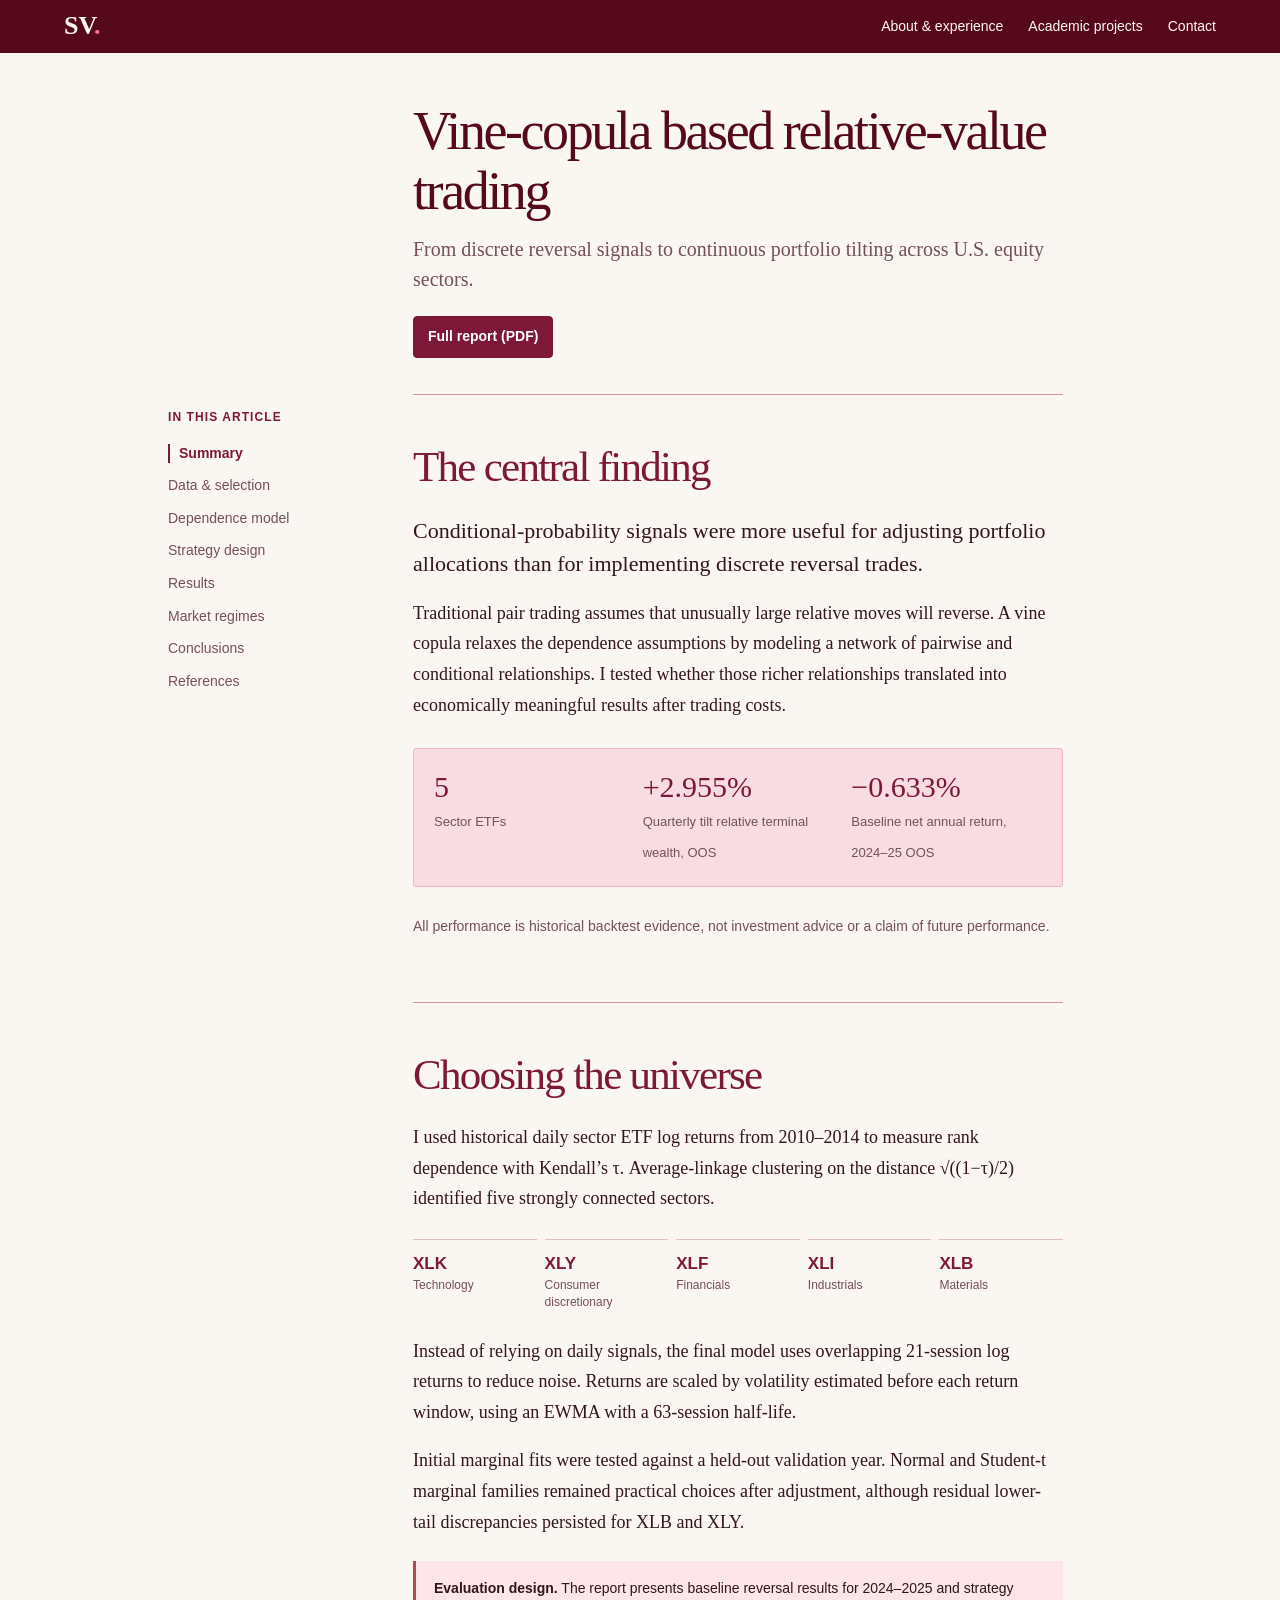
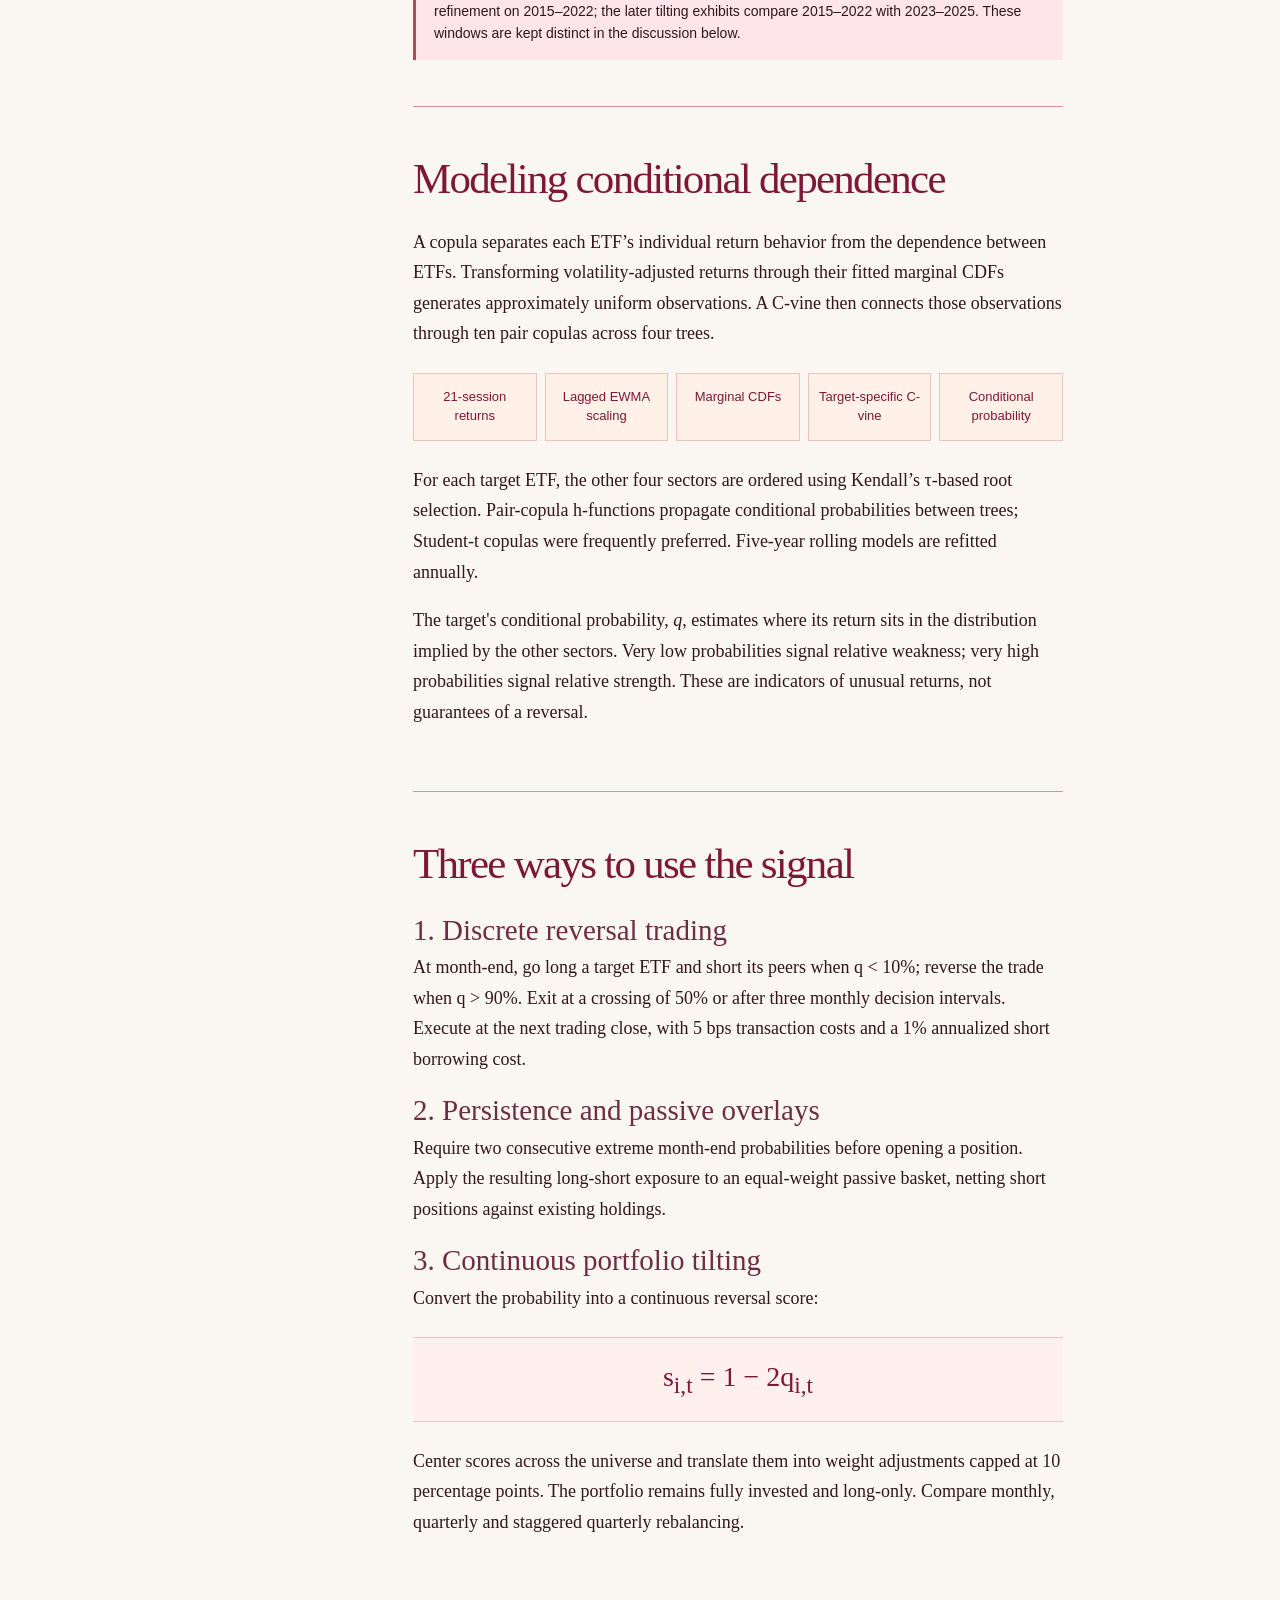
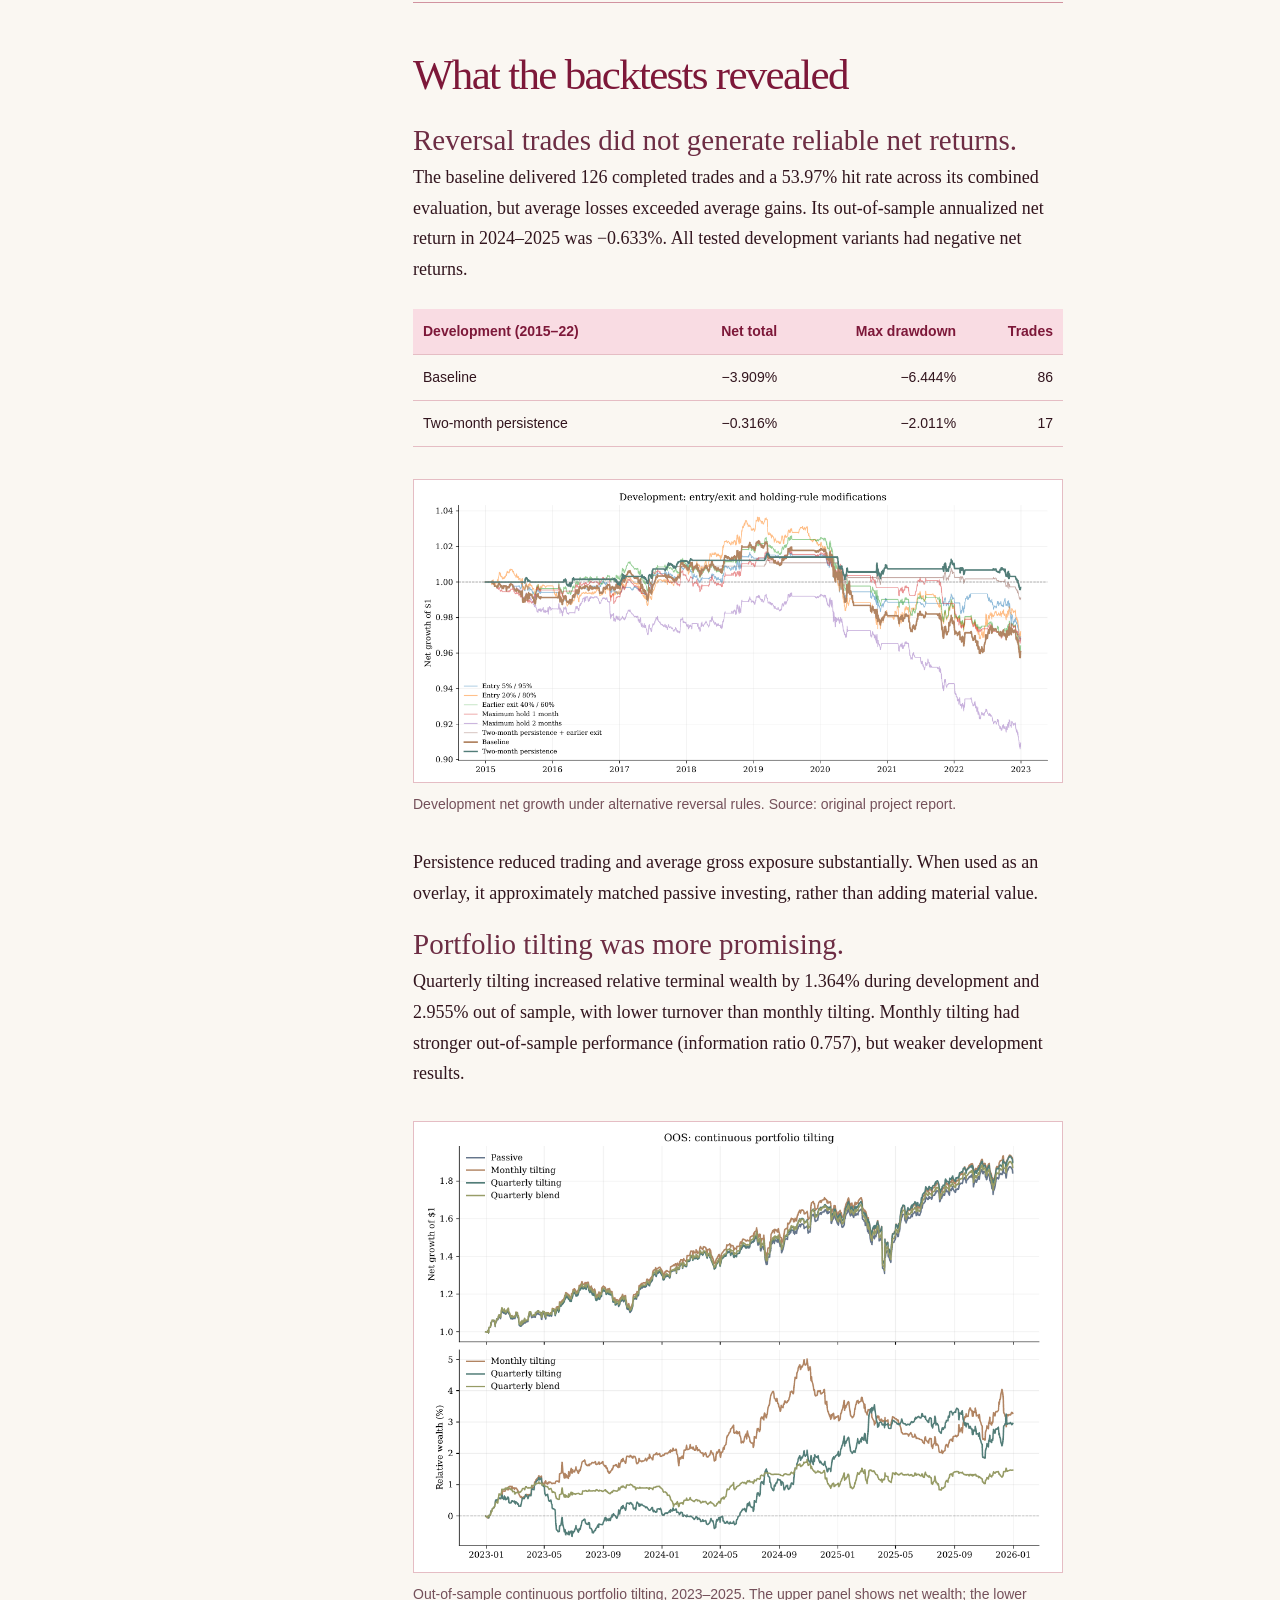
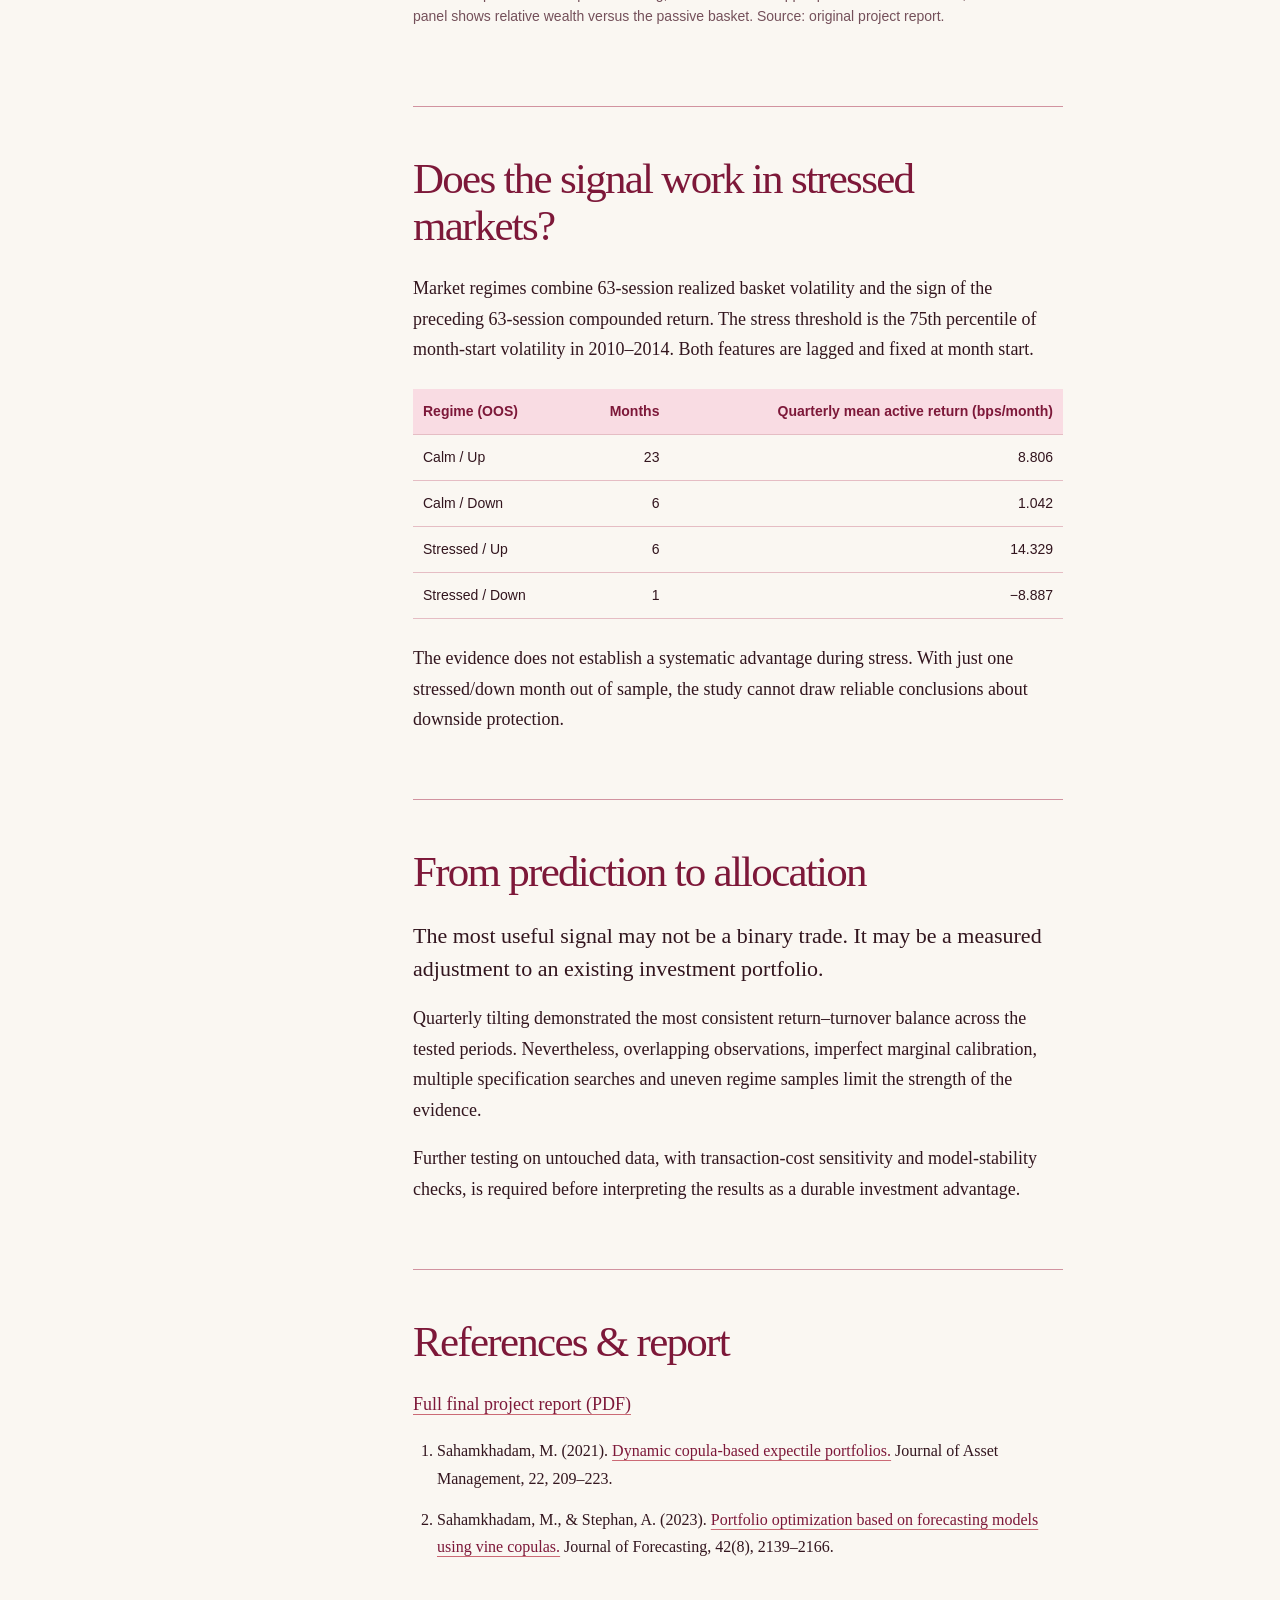
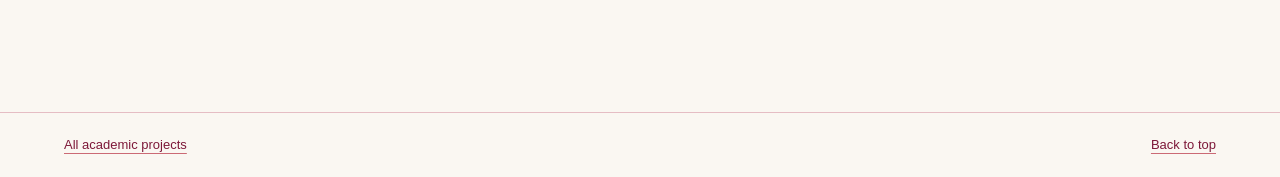
<file: projects/vine-copulas.html>
<!doctype html>
<html lang="en"><head><meta charset="utf-8"><meta name="viewport" content="width=device-width,initial-scale=1"><meta name="description" content="A research study of vine-copula conditional probabilities in sector-ETF reversal trading and portfolio tilting."><title>Vine copulas for statistical arbitrage | Shreya Volety</title><link rel="stylesheet" href="../style.css"><link rel="stylesheet" href="../research.css"><script defer src="../site.js"></script></head>
<body><header class="top"><a class="brand" href="../index.html">SV<span>.</span></a><nav aria-label="Main navigation"><a href="../index.html#about">About &amp; experience</a><a href="../index.html#research">Academic projects</a><a href="../index.html#contact">Contact</a></nav></header>
<main id="home"><section class="paper-hero"><h1>Vine-copula based relative-value trading</h1><p class="paper-subtitle">From discrete reversal signals to continuous portfolio tilting across U.S. equity sectors.</p><div class="article-resources" aria-label="Project resources"><a href="../assets/vine-copula-report.pdf" target="_blank" rel="noopener">Full report (PDF)</a></div></section>
<div class="reading"><aside><p class="eyebrow">In this article</p><a href="#summary">Summary</a><a href="#data">Data &amp; selection</a><a href="#model">Dependence model</a><a href="#strategy">Strategy design</a><a href="#results">Results</a><a href="#regimes">Market regimes</a><a href="#conclusion">Conclusions</a><a href="#references">References</a></aside><article>
<section id="summary"><h2>The central finding</h2><p class="intro">Conditional-probability signals were more useful for adjusting portfolio allocations than for implementing discrete reversal trades.</p><p>Traditional pair trading assumes that unusually large relative moves will reverse. A vine copula relaxes the dependence assumptions by modeling a network of pairwise and conditional relationships. I tested whether those richer relationships translated into economically meaningful results after trading costs.</p><div class="facts research-facts"><div><strong>5</strong><span>Sector ETFs</span></div><div><strong>+2.955%</strong><span>Quarterly tilt relative terminal wealth, OOS</span></div><div><strong>−0.633%</strong><span>Baseline net annual return, 2024–25 OOS</span></div></div><p class="note">All performance is historical backtest evidence, not investment advice or a claim of future performance.</p></section>
<section id="data"><h2>Choosing the universe</h2><p>I used historical daily sector ETF log returns from 2010–2014 to measure rank dependence with Kendall’s τ. Average-linkage clustering on the distance √((1−τ)/2) identified five strongly connected sectors.</p><div class="sector-list"><span><b>XLK</b>Technology</span><span><b>XLY</b>Consumer discretionary</span><span><b>XLF</b>Financials</span><span><b>XLI</b>Industrials</span><span><b>XLB</b>Materials</span></div><p>Instead of relying on daily signals, the final model uses overlapping 21-session log returns to reduce noise. Returns are scaled by volatility estimated before each return window, using an EWMA with a 63-session half-life.</p><p>Initial marginal fits were tested against a held-out validation year. Normal and Student-t marginal families remained practical choices after adjustment, although residual lower-tail discrepancies persisted for XLB and XLY.</p><div class="callout"><b>Evaluation design.</b> The report presents baseline reversal results for 2024–2025 and strategy refinement on 2015–2022; the later tilting exhibits compare 2015–2022 with 2023–2025. These windows are kept distinct in the discussion below.</div></section>
<section id="model"><h2>Modeling conditional dependence</h2><p>A copula separates each ETF’s individual return behavior from the dependence between ETFs. Transforming volatility-adjusted returns through their fitted marginal CDFs generates approximately uniform observations. A C-vine then connects those observations through ten pair copulas across four trees.</p><div class="model-flow" aria-label="Model pipeline"><div>21-session returns</div><div>Lagged EWMA scaling</div><div>Marginal CDFs</div><div>Target-specific C-vine</div><div>Conditional probability</div></div><p>For each target ETF, the other four sectors are ordered using Kendall’s τ-based root selection. Pair-copula h-functions propagate conditional probabilities between trees; Student-t copulas were frequently preferred. Five-year rolling models are refitted annually.</p><p>The target's conditional probability, <em>q</em>, estimates where its return sits in the distribution implied by the other sectors. Very low probabilities signal relative weakness; very high probabilities signal relative strength. These are indicators of unusual returns, not guarantees of a reversal.</p></section>
<section id="strategy"><h2>Three ways to use the signal</h2><h3>1. Discrete reversal trading</h3><p>At month-end, go long a target ETF and short its peers when q &lt; 10%; reverse the trade when q &gt; 90%. Exit at a crossing of 50% or after three monthly decision intervals. Execute at the next trading close, with 5 bps transaction costs and a 1% annualized short borrowing cost.</p><h3>2. Persistence and passive overlays</h3><p>Require two consecutive extreme month-end probabilities before opening a position. Apply the resulting long-short exposure to an equal-weight passive basket, netting short positions against existing holdings.</p><h3>3. Continuous portfolio tilting</h3><p>Convert the probability into a continuous reversal score:</p><div class="formula">s<sub>i,t</sub> = 1 − 2q<sub>i,t</sub></div><p>Center scores across the universe and translate them into weight adjustments capped at 10 percentage points. The portfolio remains fully invested and long-only. Compare monthly, quarterly and staggered quarterly rebalancing.</p></section>
<section id="results"><h2>What the backtests revealed</h2><h3>Reversal trades did not generate reliable net returns.</h3><p>The baseline delivered 126 completed trades and a 53.97% hit rate across its combined evaluation, but average losses exceeded average gains. Its out-of-sample annualized net return in 2024–2025 was −0.633%. All tested development variants had negative net returns.</p><div class="table-scroll"><table><thead><tr><th>Development (2015–22)</th><th>Net total</th><th>Max drawdown</th><th>Trades</th></tr></thead><tbody><tr><td>Baseline</td><td>−3.909%</td><td>−6.444%</td><td>86</td></tr><tr><td>Two-month persistence</td><td>−0.316%</td><td>−2.011%</td><td>17</td></tr></tbody></table></div><figure><img src="../assets/reversal-development.png" alt="Net wealth across development-period reversal rule variants; all end below their starting wealth."><figcaption>Development net growth under alternative reversal rules. Source: original project report.</figcaption></figure><p>Persistence reduced trading and average gross exposure substantially. When used as an overlay, it approximately matched passive investing, rather than adding material value.</p><h3>Portfolio tilting was more promising.</h3><p>Quarterly tilting increased relative terminal wealth by 1.364% during development and 2.955% out of sample, with lower turnover than monthly tilting. Monthly tilting had stronger out-of-sample performance (information ratio 0.757), but weaker development results.</p><figure><img src="../assets/tilting-oos.png" alt="Out-of-sample growth of one dollar and relative wealth: monthly, quarterly and blended tilting compared with passive investing."><figcaption>Out-of-sample continuous portfolio tilting, 2023–2025. The upper panel shows net wealth; the lower panel shows relative wealth versus the passive basket. Source: original project report.</figcaption></figure></section>
<section id="regimes"><h2>Does the signal work in stressed markets?</h2><p>Market regimes combine 63-session realized basket volatility and the sign of the preceding 63-session compounded return. The stress threshold is the 75th percentile of month-start volatility in 2010–2014. Both features are lagged and fixed at month start.</p><div class="table-scroll"><table><thead><tr><th>Regime (OOS)</th><th>Months</th><th>Quarterly mean active return (bps/month)</th></tr></thead><tbody><tr><td>Calm / Up</td><td>23</td><td>8.806</td></tr><tr><td>Calm / Down</td><td>6</td><td>1.042</td></tr><tr><td>Stressed / Up</td><td>6</td><td>14.329</td></tr><tr><td>Stressed / Down</td><td>1</td><td>−8.887</td></tr></tbody></table></div><p>The evidence does not establish a systematic advantage during stress. With just one stressed/down month out of sample, the study cannot draw reliable conclusions about downside protection.</p></section>
<section id="conclusion"><h2>From prediction to allocation</h2><p class="intro">The most useful signal may not be a binary trade. It may be a measured adjustment to an existing investment portfolio.</p><p>Quarterly tilting demonstrated the most consistent return–turnover balance across the tested periods. Nevertheless, overlapping observations, imperfect marginal calibration, multiple specification searches and uneven regime samples limit the strength of the evidence.</p><p>Further testing on untouched data, with transaction-cost sensitivity and model-stability checks, is required before interpreting the results as a durable investment advantage.</p></section>
<section id="references"><h2>References &amp; report</h2><p><a href="../assets/vine-copula-report.pdf" target="_blank" rel="noopener">Full final project report (PDF)</a></p><ol class="reference-list"><li>Sahamkhadam, M. (2021). <a href="https://doi.org/10.1057/s41260-021-00210-8">Dynamic copula-based expectile portfolios.</a> Journal of Asset Management, 22, 209–223.</li><li>Sahamkhadam, M., &amp; Stephan, A. (2023). <a href="https://doi.org/10.1002/for.3009">Portfolio optimization based on forecasting models using vine copulas.</a> Journal of Forecasting, 42(8), 2139–2166.</li></ol></section></article></div></main><footer><a href="../index.html#research">All academic projects</a><a href="#home">Back to top</a></footer></body></html>
</file>
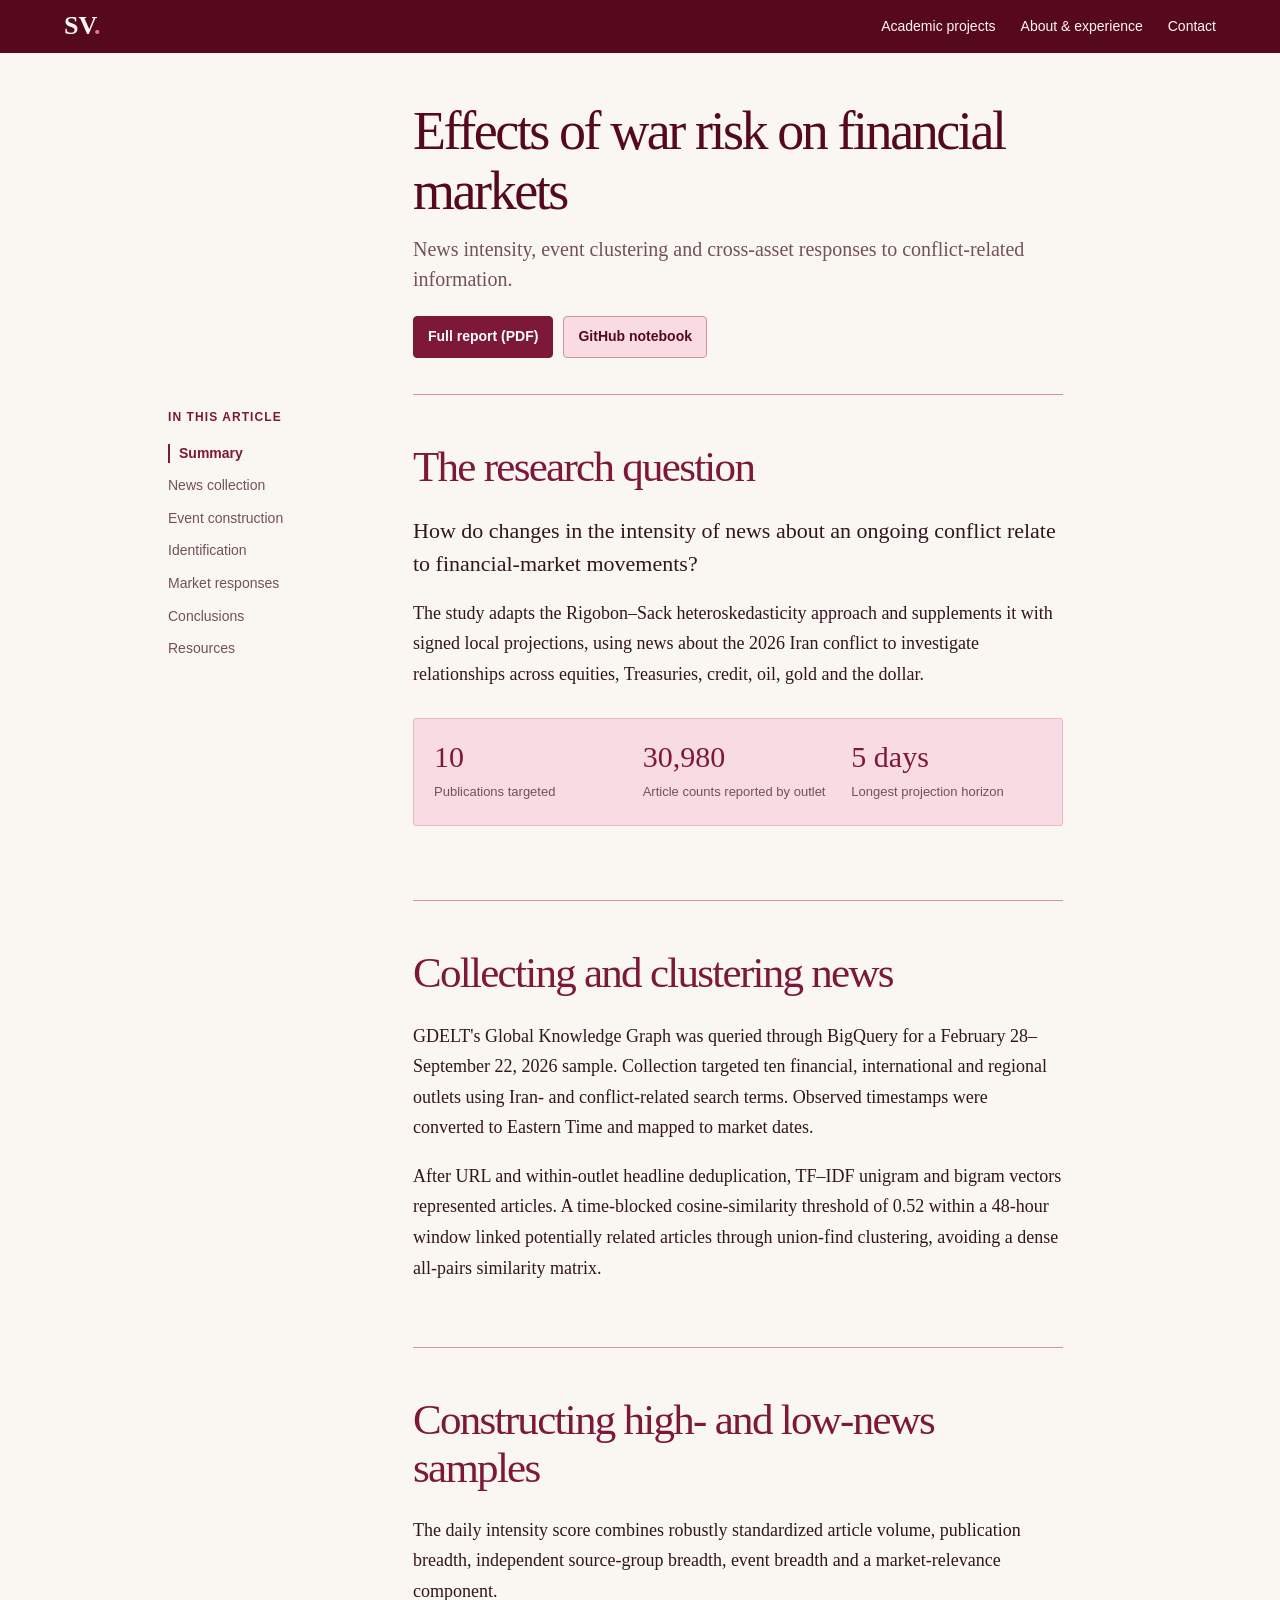
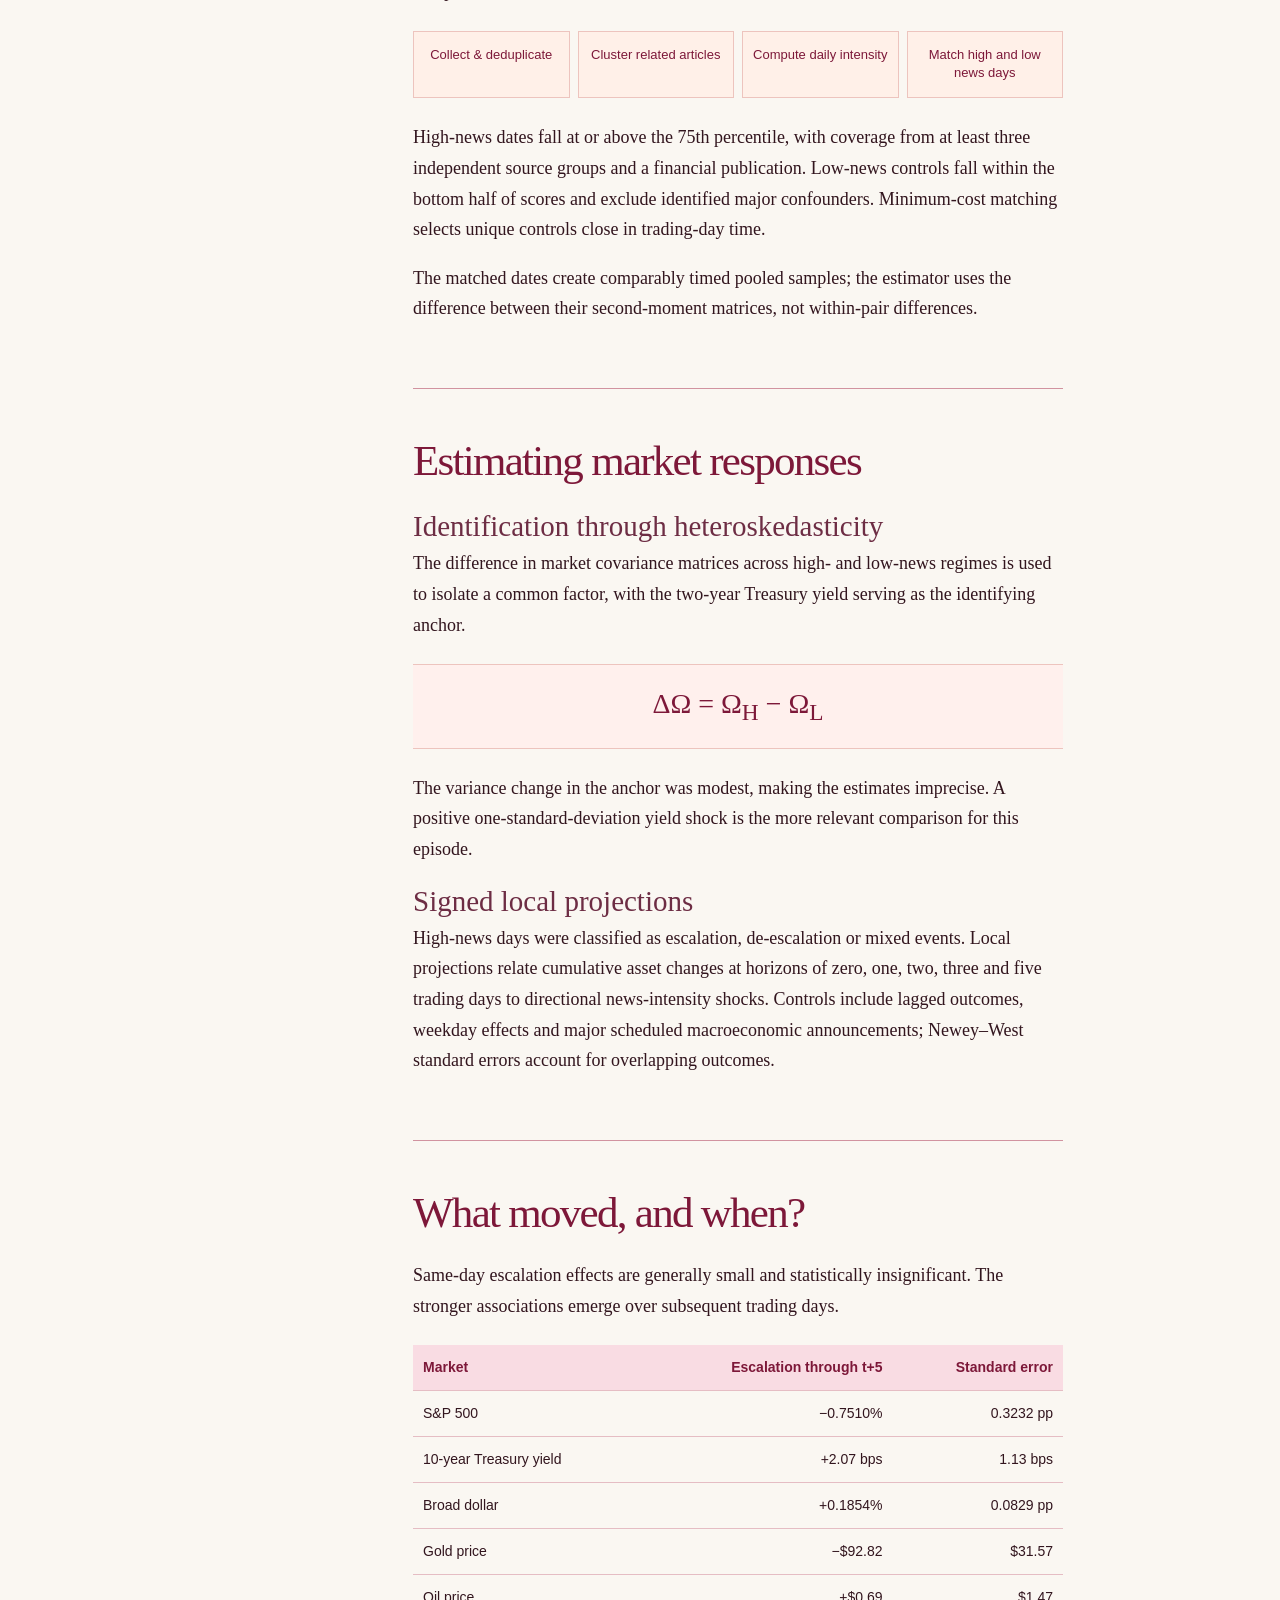
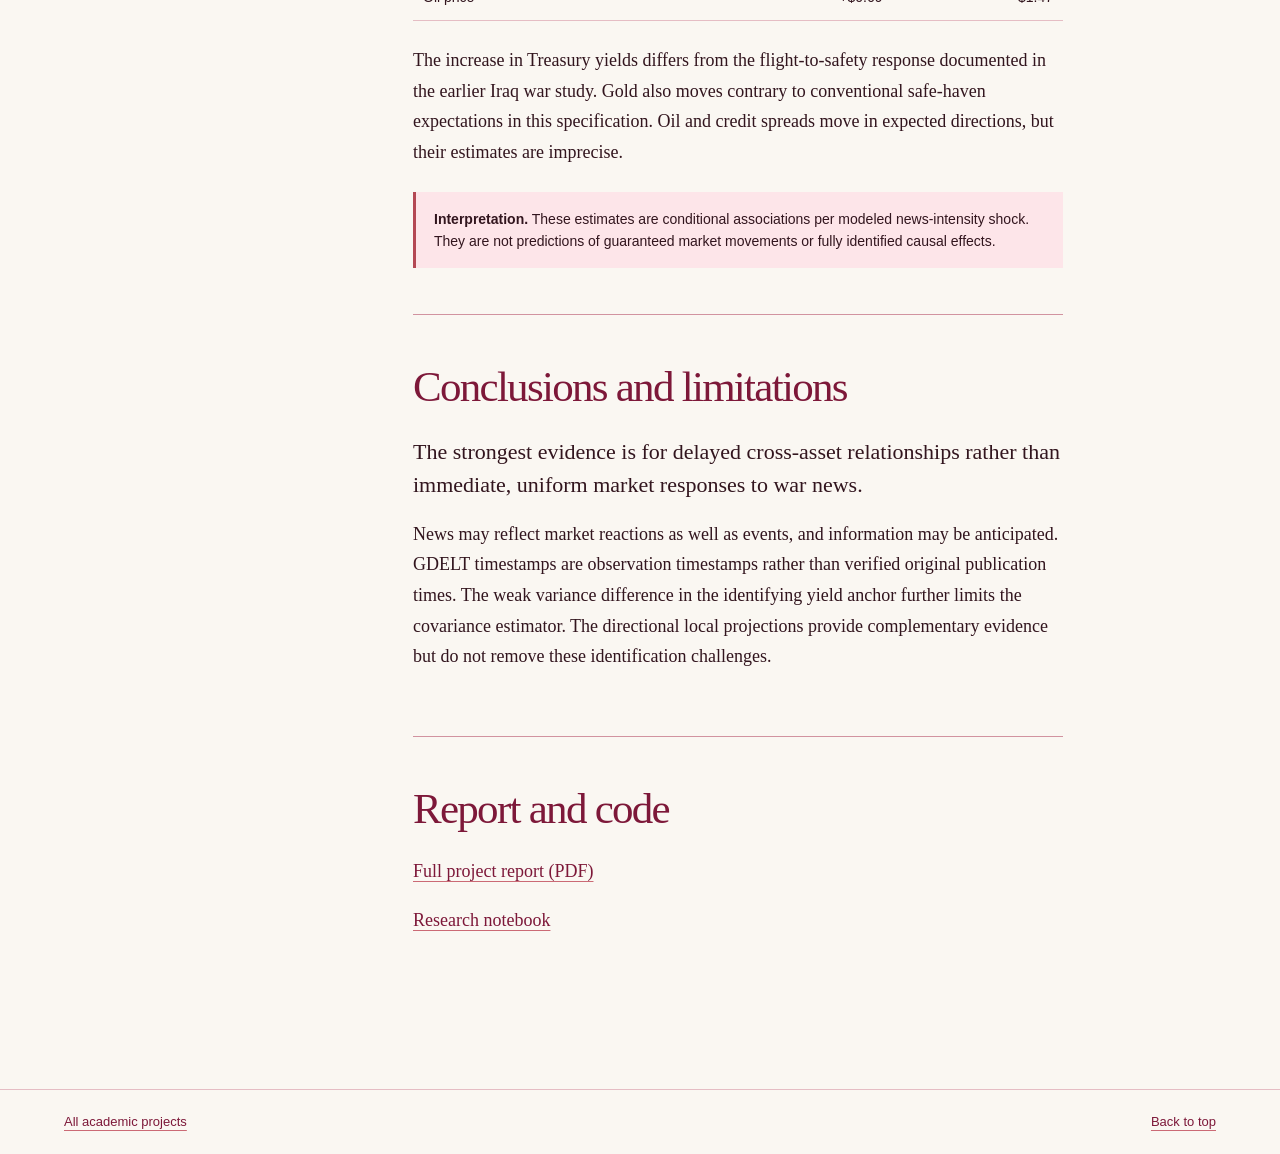
<file: projects/war-risk.html>
<!doctype html><html lang="en"><head><meta charset="utf-8"><meta name="viewport" content="width=device-width,initial-scale=1"><title>Effects of war risk on financial markets | Shreya Volety</title><link rel="stylesheet" href="../style.css"><link rel="stylesheet" href="../research.css"><script defer src="../site.js"></script></head><body><header class="top"><a class="brand" href="../index.html">SV<span>.</span></a><nav aria-label="Main navigation"><a href="../index.html#research">Academic projects</a><a href="../index.html#about">About &amp; experience</a><a href="../index.html#contact">Contact</a></nav></header><main id="home"><section class="paper-hero"><h1>Effects of war risk on financial markets</h1><p class="paper-subtitle">News intensity, event clustering and cross-asset responses to conflict-related information.</p><div class="article-resources" aria-label="Project resources"><a href="../assets/war-risk-report.pdf" target="_blank" rel="noopener">Full report (PDF)</a><a href="https://github.com/ShreyaVolety/FREGY7871-Assignment3/blob/main/Assignment3.ipynb" target="_blank" rel="noopener">GitHub notebook</a></div></section><div class="reading"><aside><p class="eyebrow">In this article</p><a href="#summary">Summary</a><a href="#data">News collection</a><a href="#events">Event construction</a><a href="#model">Identification</a><a href="#results">Market responses</a><a href="#conclusion">Conclusions</a><a href="#resources">Resources</a></aside><article>
<section id="summary"><h2>The research question</h2><p class="intro">How do changes in the intensity of news about an ongoing conflict relate to financial-market movements?</p><p>The study adapts the Rigobon–Sack heteroskedasticity approach and supplements it with signed local projections, using news about the 2026 Iran conflict to investigate relationships across equities, Treasuries, credit, oil, gold and the dollar.</p><div class="facts research-facts"><div><strong>10</strong><span>Publications targeted</span></div><div><strong>30,980</strong><span>Article counts reported by outlet</span></div><div><strong>5 days</strong><span>Longest projection horizon</span></div></div></section>
<section id="data"><h2>Collecting and clustering news</h2><p>GDELT's Global Knowledge Graph was queried through BigQuery for a February 28–September 22, 2026 sample. Collection targeted ten financial, international and regional outlets using Iran- and conflict-related search terms. Observed timestamps were converted to Eastern Time and mapped to market dates.</p><p>After URL and within-outlet headline deduplication, TF–IDF unigram and bigram vectors represented articles. A time-blocked cosine-similarity threshold of 0.52 within a 48-hour window linked potentially related articles through union-find clustering, avoiding a dense all-pairs similarity matrix.</p></section>
<section id="events"><h2>Constructing high- and low-news samples</h2><p>The daily intensity score combines robustly standardized article volume, publication breadth, independent source-group breadth, event breadth and a market-relevance component.</p><div class="model-flow"><div>Collect &amp; deduplicate</div><div>Cluster related articles</div><div>Compute daily intensity</div><div>Match high and low news days</div></div><p>High-news dates fall at or above the 75th percentile, with coverage from at least three independent source groups and a financial publication. Low-news controls fall within the bottom half of scores and exclude identified major confounders. Minimum-cost matching selects unique controls close in trading-day time.</p><p>The matched dates create comparably timed pooled samples; the estimator uses the difference between their second-moment matrices, not within-pair differences.</p></section>
<section id="model"><h2>Estimating market responses</h2><h3>Identification through heteroskedasticity</h3><p>The difference in market covariance matrices across high- and low-news regimes is used to isolate a common factor, with the two-year Treasury yield serving as the identifying anchor.</p><div class="formula">ΔΩ = Ω<sub>H</sub> − Ω<sub>L</sub></div><p>The variance change in the anchor was modest, making the estimates imprecise. A positive one-standard-deviation yield shock is the more relevant comparison for this episode.</p><h3>Signed local projections</h3><p>High-news days were classified as escalation, de-escalation or mixed events. Local projections relate cumulative asset changes at horizons of zero, one, two, three and five trading days to directional news-intensity shocks. Controls include lagged outcomes, weekday effects and major scheduled macroeconomic announcements; Newey–West standard errors account for overlapping outcomes.</p></section>
<section id="results"><h2>What moved, and when?</h2><p>Same-day escalation effects are generally small and statistically insignificant. The stronger associations emerge over subsequent trading days.</p><div class="table-scroll"><table><thead><tr><th>Market</th><th>Escalation through t+5</th><th>Standard error</th></tr></thead><tbody><tr><td>S&amp;P 500</td><td>−0.7510%</td><td>0.3232 pp</td></tr><tr><td>10-year Treasury yield</td><td>+2.07 bps</td><td>1.13 bps</td></tr><tr><td>Broad dollar</td><td>+0.1854%</td><td>0.0829 pp</td></tr><tr><td>Gold price</td><td>−$92.82</td><td>$31.57</td></tr><tr><td>Oil price</td><td>+$0.69</td><td>$1.47</td></tr></tbody></table></div><p>The increase in Treasury yields differs from the flight-to-safety response documented in the earlier Iraq war study. Gold also moves contrary to conventional safe-haven expectations in this specification. Oil and credit spreads move in expected directions, but their estimates are imprecise.</p><div class="callout"><b>Interpretation.</b> These estimates are conditional associations per modeled news-intensity shock. They are not predictions of guaranteed market movements or fully identified causal effects.</div></section>
<section id="conclusion"><h2>Conclusions and limitations</h2><p class="intro">The strongest evidence is for delayed cross-asset relationships rather than immediate, uniform market responses to war news.</p><p>News may reflect market reactions as well as events, and information may be anticipated. GDELT timestamps are observation timestamps rather than verified original publication times. The weak variance difference in the identifying yield anchor further limits the covariance estimator. The directional local projections provide complementary evidence but do not remove these identification challenges.</p></section>
<section id="resources"><h2>Report and code</h2><p><a href="../assets/war-risk-report.pdf" target="_blank" rel="noopener">Full project report (PDF)</a></p><p><a href="https://github.com/ShreyaVolety/FREGY7871-Assignment3/blob/main/Assignment3.ipynb" target="_blank" rel="noopener">Research notebook</a></p></section></article></div></main><footer><a href="../index.html#research">All academic projects</a><a href="#home">Back to top</a></footer></body></html>
</file>
<file: style.css>
:root{--paper:#faf7f2;--ink:#32151e;--muted:#74505a;--accent:#7d1839;--line:#e5bdc4;--serif:Georgia,'Times New Roman',serif;--sans:Arial,Helvetica,sans-serif}*{box-sizing:border-box}html{scroll-behavior:smooth;scroll-padding-top:90px}body{margin:0;background:var(--paper);color:var(--ink);font:18px/1.7 var(--serif)}a{color:var(--accent);text-decoration-color:#cb6a75;text-underline-offset:4px}a:hover{color:#111}a:focus-visible,summary:focus-visible{outline:2px solid var(--accent);outline-offset:5px}.top{position:sticky;top:0;z-index:5;display:flex;align-items:center;justify-content:space-between;padding:13px max(5vw,24px);background:var(--paper);border-bottom:1px solid var(--line)}.brand{font:700 26px/1 var(--serif);text-decoration:none;color:var(--ink)}.brand span,h1 span{color:var(--accent)}nav{display:flex;gap:25px}nav a{font:14px/1.3 var(--sans);text-decoration:none;color:var(--ink)}.hero{max-width:760px;margin:auto;padding:92px 28px 82px;text-align:center}.eyebrow,.date,.methods,.role{font:600 12px/1.5 var(--sans);letter-spacing:.09em;text-transform:uppercase;color:var(--accent)}h1{font:400 clamp(75px,12vw,146px)/.88 var(--serif);letter-spacing:-.075em;margin:26px 0 30px}.subtitle{font:23px/1.5 var(--serif)}.byline{font:14px var(--sans);color:var(--muted);margin:10px 0 0}.hero-rule{width:60px;height:1px;background:var(--accent);margin:36px auto}.lead{font-size:24px;line-height:1.5;max-width:570px;margin:0 auto 28px}.hero-links{display:flex;flex-wrap:wrap;justify-content:center;gap:20px;font:14px var(--sans)}.reading{display:grid;grid-template-columns:190px minmax(0,650px);gap:55px;max-width:1000px;margin:auto;padding:0 28px 90px;align-items:start}aside{position:sticky;top:106px;padding:14px 0}aside a{display:block;margin:13px 0;font:14px/1.4 var(--sans);color:var(--muted);text-decoration:none}aside a.active{color:var(--accent);font-weight:700}article section{border-top:1px solid var(--line);padding:38px 0 46px}h2{font:400 43px/1.1 var(--serif);letter-spacing:-.04em;margin:10px 0 24px}h3{font:400 29px/1.25 var(--serif);margin:4px 0}p{margin:0 0 18px}.intro{font-size:22px;line-height:1.5}.entry{padding:22px 0 30px}.entry+.entry{border-top:1px solid var(--line)}.role{margin-bottom:16px;color:var(--muted);letter-spacing:.04em}.facts{display:grid;grid-template-columns:1fr 1fr;gap:18px;padding:20px 0 0;border-top:1px solid var(--line)}.facts strong{font:400 30px/1.2 var(--serif);color:var(--accent);display:block}.facts span{font:13px/1.5 var(--sans);color:var(--muted)}details{border-bottom:1px solid var(--line)}details:first-child{border-top:1px solid var(--line)}summary{display:flex;justify-content:space-between;align-items:center;gap:18px;cursor:pointer;list-style:none;padding:20px 0}summary::-webkit-details-marker{display:none}summary small,summary strong{display:block}summary small{font:12px/1.5 var(--sans);color:var(--muted);margin-bottom:5px}summary strong{font:400 23px/1.3 var(--serif)}.plus{font:24px/1 var(--sans);color:var(--accent)}details[open] .plus{transform:rotate(45deg)}.detail{padding:0 20px 15px 0}.methods{letter-spacing:.02em;text-transform:none}.muted{color:var(--muted);font-size:15px}dl{display:grid;grid-template-columns:150px 1fr;gap:18px 24px;font-size:16px}dt{font-weight:bold}dd{margin:0}footer{display:flex;justify-content:space-between;border-top:1px solid var(--line);padding:23px 5%;font:13px/1.4 var(--sans);color:var(--muted)}@media(max-width:760px){.top{padding:14px 20px}nav{gap:13px}nav a{font-size:12px}.hero{padding:72px 22px 57px}.reading{display:block;padding:0 22px 45px}aside{position:static;border-top:1px solid var(--line);display:flex;gap:14px;flex-wrap:wrap;margin-bottom:14px}aside .eyebrow{width:100%;margin:0}aside a{margin:0}h2{font-size:36px}.lead{font-size:21px}article section{padding:32px 0}dl{grid-template-columns:1fr;gap:4px}dd{margin-bottom:12px}}@media(prefers-reduced-motion:reduce){html{scroll-behavior:auto}}
</file>
<file: research.css>
.paper-hero{max-width:1000px;margin:auto;padding:48px 28px 30px 273px;text-align:left}.paper-hero h1{font:400 clamp(34px,4.8vw,54px)/1.12 var(--serif);letter-spacing:-.045em;margin:0 0 12px}.paper-subtitle{font-size:20px;line-height:1.5;max-width:680px;margin:0;color:var(--muted)}.research-facts{grid-template-columns:repeat(3,1fr);margin:28px 0}.note,.callout,figcaption{font:14px/1.6 var(--sans);color:var(--muted)}.callout{border-left:3px solid var(--accent);padding:16px 18px;background:#fde5e9;margin-top:24px;color:var(--ink)}.sector-list{display:grid;grid-template-columns:repeat(5,1fr);gap:8px;margin:25px 0}.sector-list span{font:12px/1.4 var(--sans);color:var(--muted);border-top:1px solid var(--line);padding-top:10px}.sector-list b{font:700 17px/1.6 var(--sans);display:block;color:var(--accent)}.model-flow{display:flex;flex-wrap:wrap;gap:8px;margin:24px 0}.model-flow div{flex:1;min-width:105px;padding:14px 10px;border:1px solid var(--line);font:13px/1.45 var(--sans);color:var(--accent);text-align:center}.formula{font:28px/1.5 var(--serif);text-align:center;padding:18px 0;border-block:1px solid var(--line);margin:24px 0}.table-scroll{overflow-x:auto;margin:24px 0}table{border-collapse:collapse;width:100%;font:14px/1.5 var(--sans);text-align:left}th,td{padding:12px 10px;border-bottom:1px solid var(--line)}th{color:var(--accent);vertical-align:bottom}td:not(:first-child),th:not(:first-child){text-align:right}figure{margin:32px 0}figure img{width:100%;height:auto;border:1px solid var(--line);display:block}figcaption{padding-top:10px}.reference-list{padding-left:24px;font-size:16px}.reference-list li{margin-bottom:14px}.project-link{display:block;border-top:1px solid var(--line);color:var(--ink);text-decoration:none;padding:23px 0}.project-link:last-child{border-bottom:1px solid var(--line)}.project-link small,.project-link span{font:14px/1.4 var(--sans);color:var(--accent)}.project-link strong{display:block;font:400 25px/1.4 var(--serif);margin:6px 0}.project-link p{font-size:16px;color:var(--muted);margin:4px 0 10px}.project-link span{text-decoration:underline;text-underline-offset:3px}.project-link:hover strong{color:var(--accent)}@media(max-width:600px){.paper-subtitle{font-size:20px;line-height:1.5;max-width:680px;margin:0;color:var(--muted)}.research-facts{grid-template-columns:1fr 1fr}.sector-list{grid-template-columns:repeat(2,1fr)}.model-flow div{flex:1 1 40%}}

@media(max-width:760px){.paper-hero{padding:36px 22px 26px}.paper-hero h1{font-size:clamp(32px,7vw,44px)}.paper-subtitle{font-size:19px}}

/* Berry editorial accents: subtle color without interrupting the reading flow. */
article h2{color:var(--accent)}
.paper-hero+.reading article section{border-top-color:#d193a0}
.paper-hero+.reading article h3{color:#6d2d44}
.research-facts{background:#f9dce3;border:1px solid #edb8c6;padding:20px;border-radius:3px}
.model-flow div{background:#fff0e8;border-color:#edc4be}
.table-scroll thead{background:#f9dce3}
.paper-hero+.reading aside a.active{border-left:2px solid var(--accent);padding-left:9px}
.paper-hero+.reading .formula{background:#fff0ed;border-color:#edc4be;color:var(--accent)}
.research-category{margin:36px 0 14px;border-left:3px solid var(--accent);padding:4px 0 4px 15px}
.research-category h3{font:400 25px/1.35 var(--serif);color:var(--accent);margin:0}
.research-category p{font-size:16px;color:var(--muted);margin:5px 0 0}
.dashboard-launch{display:inline-block;background:var(--accent);color:white;text-decoration:none;font:600 16px/1.4 var(--sans);padding:12px 20px;border-radius:4px;margin-top:8px}
.dashboard-launch:hover{background:#56091d;color:white}

/* Kulfi-inspired palette: wine, rose, petal pink and warm cream. */
.top{background:#56091d;border-bottom-color:#56091d}
.top .brand,.top nav a{color:#fff8f4}
.top .brand span{color:#f37095}
.top nav a:hover{color:#ffc2d1}
.top a:focus-visible{outline-color:#ffc2d1}
.hero h1,.paper-hero h1{color:#56091d}
.hero-rule{background:#cb6a75}
.project-link:hover{background:#fff0ed}
.project-link:hover strong{color:#7d1839}
.callout{border-left-color:#b44854}
.article-resources{display:flex;flex-wrap:wrap;gap:10px;margin:22px 0 6px}
.article-resources a{display:inline-block;background:#f9dce3;color:#56091d;border:1px solid #d193a0;border-radius:4px;padding:10px 14px;text-decoration:none;font:600 14px/1.4 var(--sans)}
.article-resources a:first-child{background:#7d1839;border-color:#7d1839;color:#fff}
.article-resources a:hover{background:#56091d;border-color:#56091d;color:#fff}
</file>
<file: home.css>
.home-page .portrait-hero{display:grid;grid-template-columns:minmax(0,1fr) minmax(260px,350px);gap:56px;max-width:1000px;text-align:left;align-items:center;padding:65px 28px 70px}
.portrait-hero h1{font-size:clamp(64px,10vw,116px);line-height:.91;margin:23px 0 24px}
.portrait-hero .hero-rule{margin:26px 0}.portrait-hero .lead{margin:0 0 24px;font-size:21px}.portrait-hero .hero-links{justify-content:flex-start;align-items:center;gap:18px}.portrait-hero .dashboard-launch{margin:0}
.portrait-frame{background:#f7dce6;padding:12px;border:1px solid #c58fa5;border-radius:140px 140px 8px 8px;box-shadow:10px 10px 0 #bd88ad;overflow:hidden}
.portrait-frame img{display:block;width:100%;height:auto;aspect-ratio:4/5;object-fit:cover;object-position:center 32%;border-radius:125px 125px 4px 4px}
.home-page .reading{display:block;max-width:1000px}
.career-timeline{margin-top:34px;scroll-margin-top:90px}.timeline{list-style:none;margin:0;padding:0;position:relative;--timeline-axis:55px}
.timeline li:not(:last-child):before{content:"";position:absolute;top:0;bottom:0;left:var(--timeline-axis);width:2px;background:#b7829d}
.timeline li{position:relative;display:grid;grid-template-columns:112px minmax(0,1fr);gap:26px;align-items:start;padding:0 0 28px}
.timeline li:last-child{padding-bottom:0}.timeline-logo{position:relative;z-index:1;display:flex;align-items:center;justify-content:center;background:#fff9f6;border:1px solid #d5b2cb;border-radius:6px;width:112px;height:68px;padding:9px}
.timeline-logo img{width:100%;height:100%;object-fit:contain}.timeline-logo.nyu-logo{background:#57068c}.timeline-logo.vit-logo{overflow:hidden}.timeline-logo.vit-logo img{object-fit:cover}
.timeline-body{background:#f4e9fa;border:1px solid #cbb3dd;border-radius:6px;padding:18px 22px}.timeline-body h3{font-size:25px;margin:5px 0}.timeline-body .role{font-size:13px;margin:6px 0 10px}.timeline-body p{font-size:16px;line-height:1.6;margin:0}
.project-grid{display:grid;grid-template-columns:repeat(2,minmax(0,1fr));gap:20px}
.project-card{display:flex;flex-direction:column;overflow:hidden;border:1px solid #c9aed4;border-radius:8px;background:#f8effa;color:var(--ink);text-decoration:none;transition:border-color .15s,box-shadow .15s}
.project-card:hover{border-color:#7d1839;box-shadow:0 5px 14px #7d183917;color:var(--ink)}
.project-image{aspect-ratio:16/9;overflow:hidden;background:#fff9f6;border-bottom:1px solid #e3c9da;padding:10px;display:flex;justify-content:center;align-items:center}
.project-image img{display:block;width:100%;height:100%;object-fit:contain}.project-image .midterm-thumbnail{object-fit:cover;object-position:center top}
.project-copy{display:flex;flex-direction:column;flex:1;padding:18px}.project-copy small{font:600 12px/1.4 var(--sans);color:var(--accent)}.project-copy h3{font:400 24px/1.2 var(--serif);color:#56091d;margin:10px 0}.project-copy p{font-size:16px;line-height:1.5;color:var(--muted);margin:0 0 18px}.project-copy span{margin-top:auto;font:600 14px/1.4 var(--sans);color:var(--accent);text-decoration:underline;text-underline-offset:3px}
.contact-links{display:flex;flex-wrap:wrap;gap:12px}.contact-links a{font:600 15px/1.5 var(--sans);background:#f8effa;border:1px solid #c9aed4;border-radius:4px;padding:10px 14px;text-decoration:none}.contact-links a:hover{border-color:var(--accent)}
@media(max-width:760px){.home-page .portrait-hero{grid-template-columns:1fr;gap:35px;padding:35px 22px 45px}.portrait-frame{max-width:310px;width:80%;justify-self:center}.portrait-hero .intro-copy{text-align:center}.portrait-hero .hero-rule{margin:24px auto}.portrait-hero .lead{margin-left:auto;margin-right:auto}.portrait-hero .hero-links{justify-content:center}.timeline li{grid-template-columns:84px minmax(0,1fr);gap:13px}.timeline-logo{width:84px;height:60px;padding:6px}.timeline-body{padding:14px}.project-copy h3{font-size:23px}}
@media(max-width:510px){.project-grid{grid-template-columns:1fr}.timeline-body h3{font-size:22px}.top nav{gap:11px}.top nav a{font-size:12px}}
@media(max-width:760px){.timeline{--timeline-axis:41px}}
</file>
